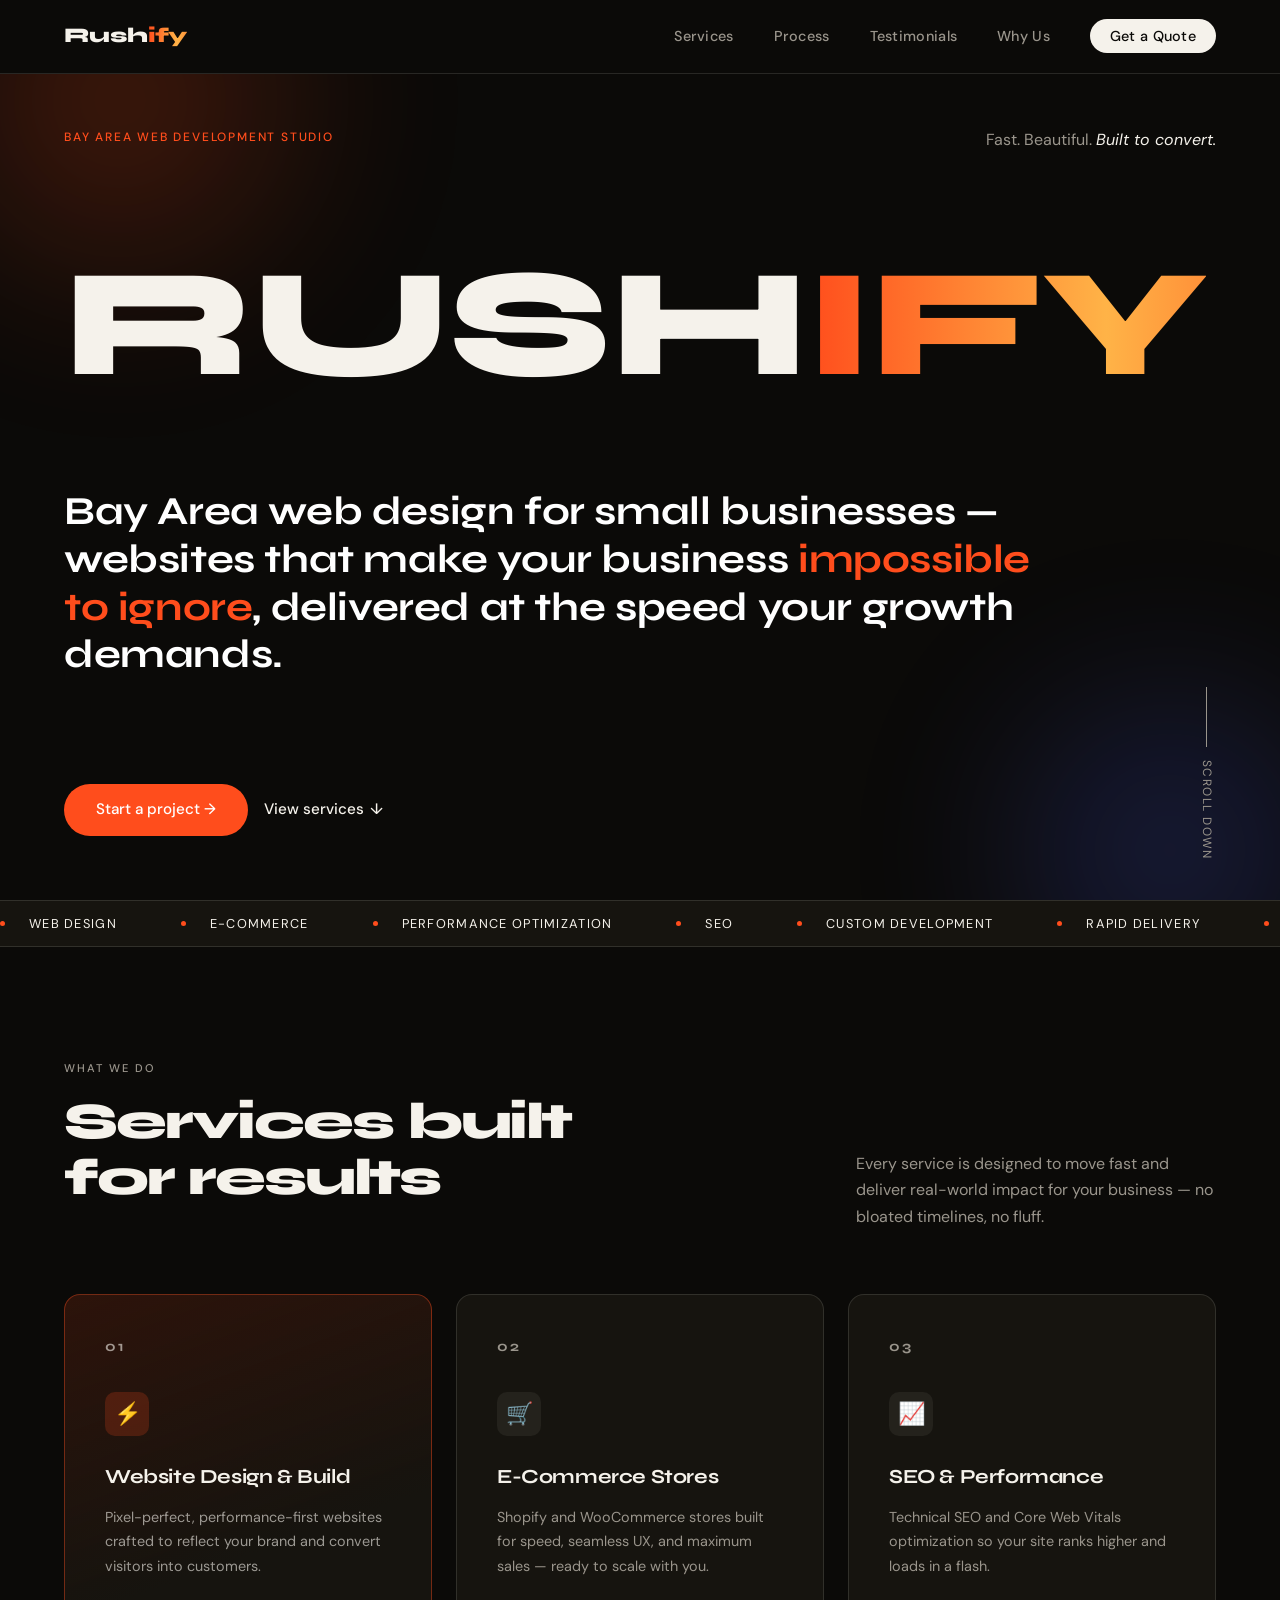
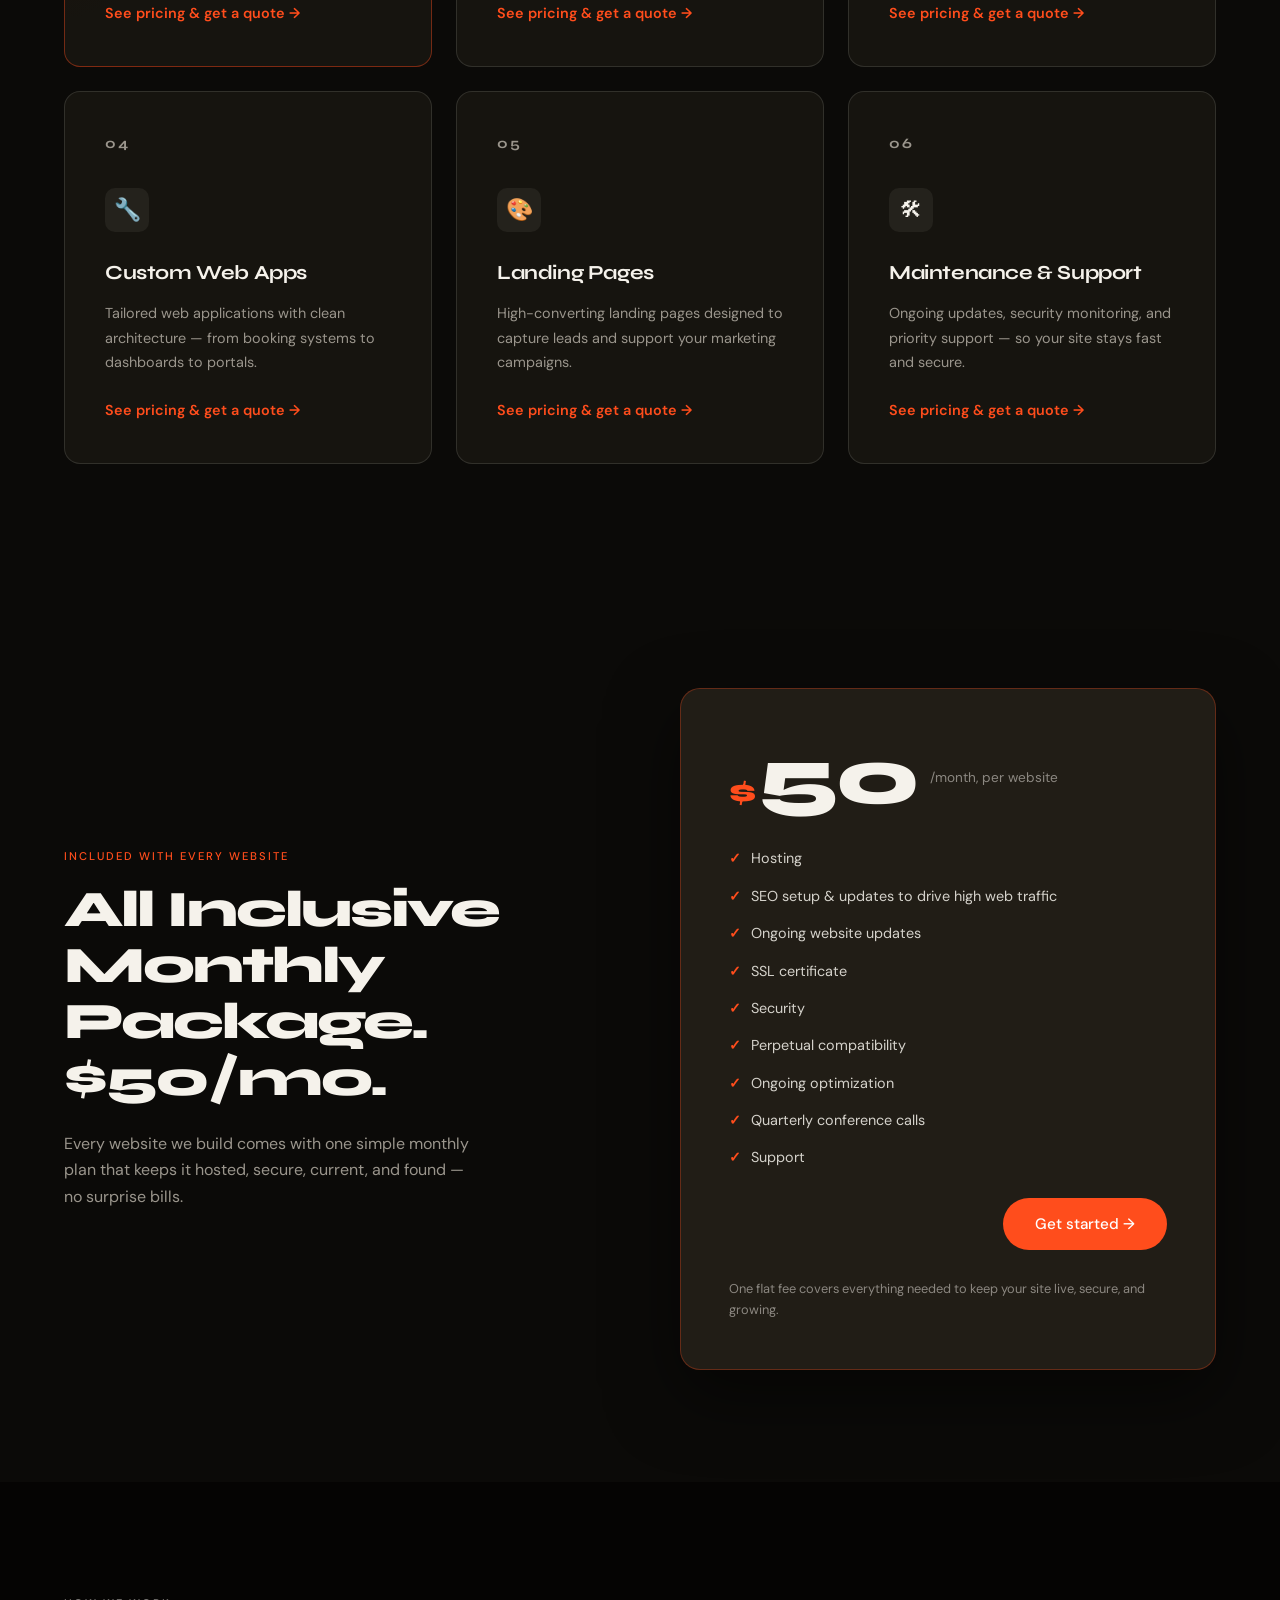
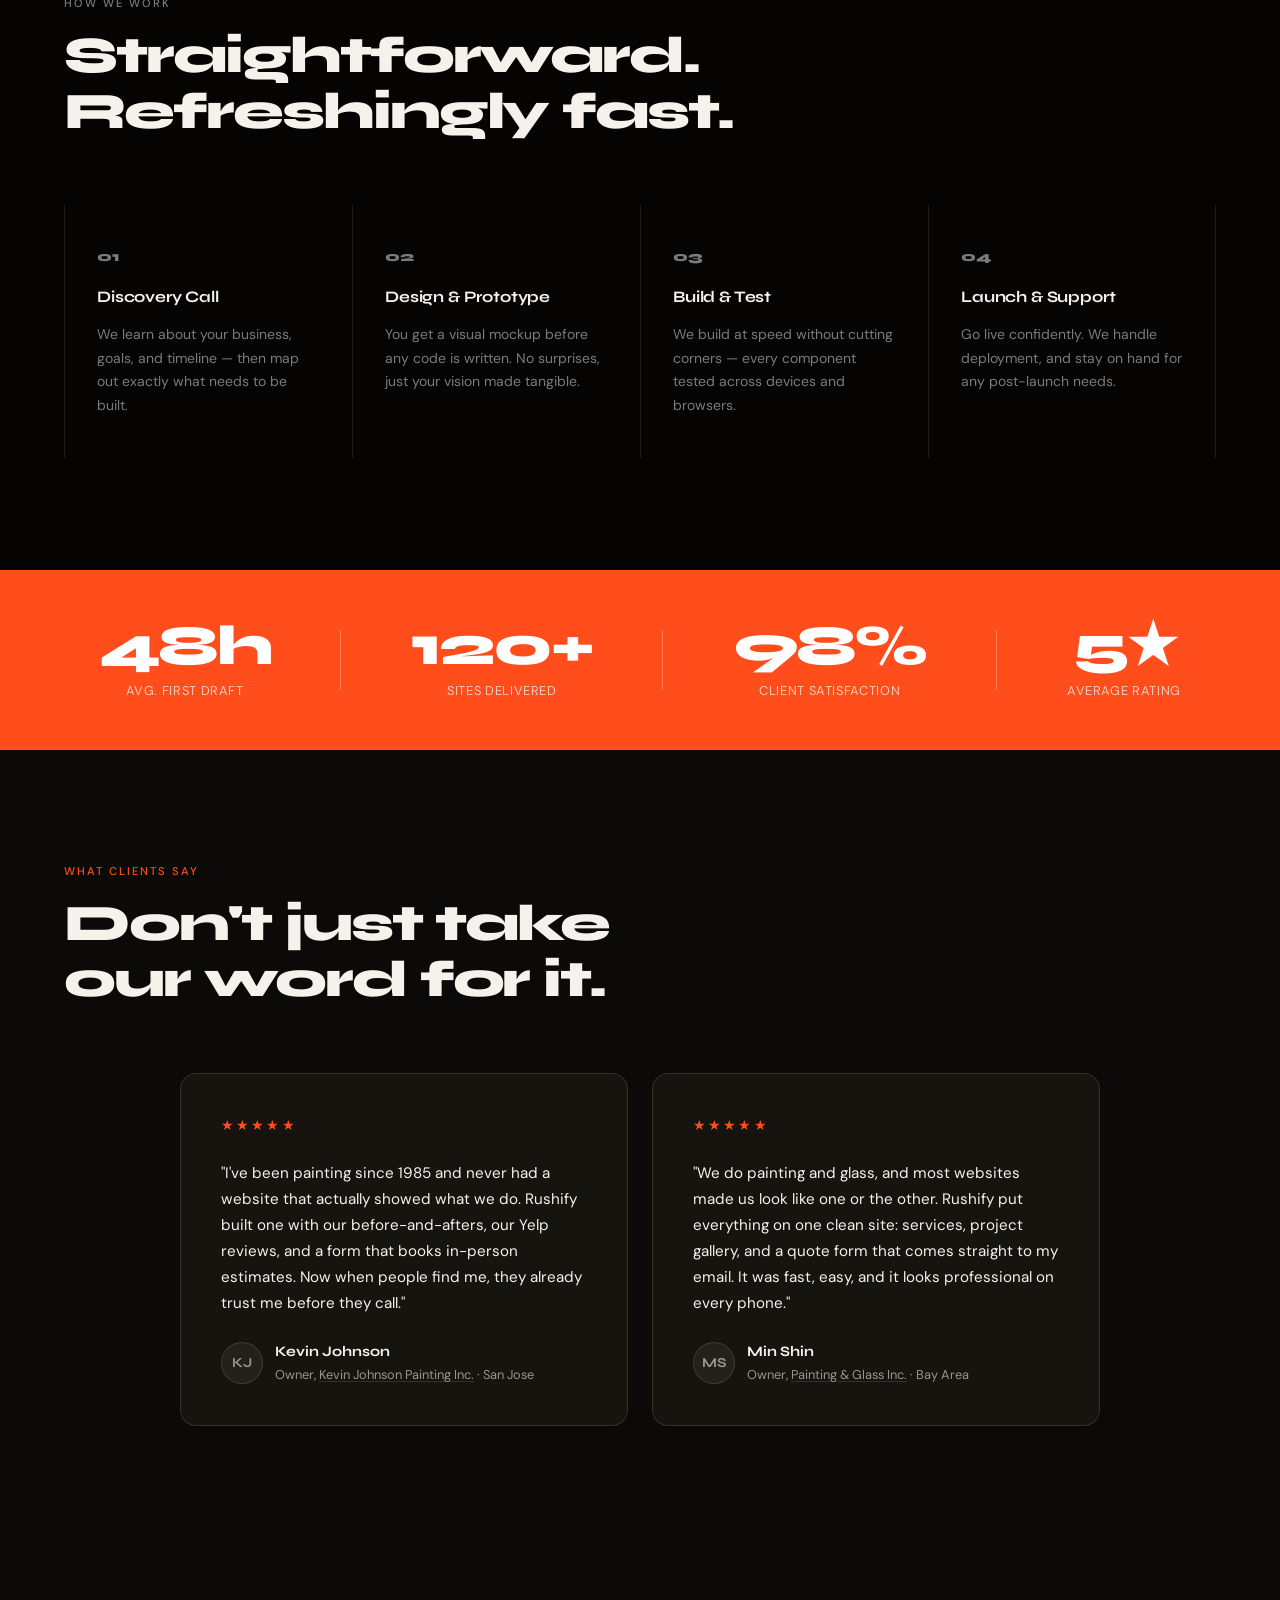
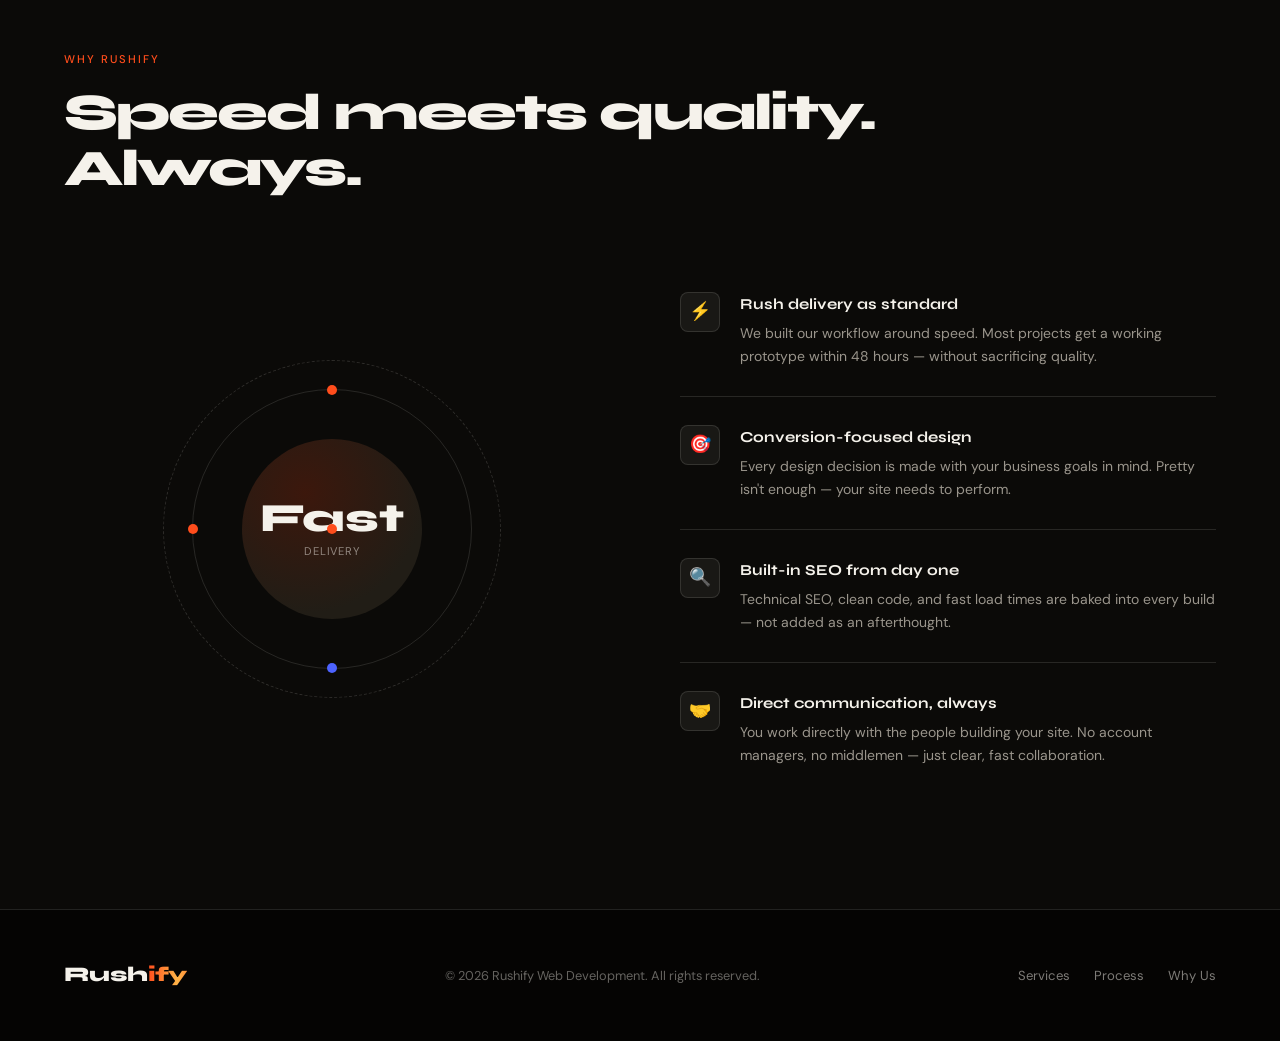
<file: index.html>
<!DOCTYPE html>
<html lang="en">
<head>
<meta charset="UTF-8">
<meta name="viewport" content="width=device-width, initial-scale=1.0">
<meta name="color-scheme" content="dark">
<title>Bay Area Web Design for Small Businesses — Fast, Affordable Websites | Rushify</title>
<meta name="description" content="Rushify Web Development designs and builds affordable, fast, conversion-focused websites for Bay Area small businesses — delivered at the speed your growth demands.">
<link rel="canonical" href="https://rushifydev.com/">

<meta property="og:title" content="Bay Area Web Design for Small Businesses | Rushify Web Development">
<meta property="og:description" content="Bay Area websites for small businesses. Fast. Beautiful. Built to convert.">
<meta property="og:type" content="website">
<meta property="og:url" content="https://rushifydev.com/">
<meta property="og:site_name" content="Rushify Web Development">
<meta name="twitter:card" content="summary">
<meta name="twitter:title" content="Bay Area Web Design for Small Businesses | Rushify Web Development">
<meta name="twitter:description" content="Bay Area websites for small businesses. Fast. Beautiful. Built to convert.">

<link rel="icon" type="image/svg+xml" href="data:image/svg+xml,%3Csvg xmlns='http://www.w3.org/2000/svg' viewBox='0 0 100 100'%3E%3Crect width='100' height='100' rx='24' fill='%230f0d0a'/%3E%3Ctext x='50' y='70' font-family='Arial, sans-serif' font-weight='800' font-size='60' fill='%23ff4d1c' text-anchor='middle'%3ER%3C/text%3E%3C/svg%3E">

<link rel="preconnect" href="https://fonts.googleapis.com">
<link rel="preconnect" href="https://fonts.gstatic.com" crossorigin>
<link href="https://fonts.googleapis.com/css2?family=Mrs+Saint+Delafield&family=Syne:wght@400;700;800&family=DM+Sans:ital,wght@0,300;0,400;0,500;1,300&display=swap" rel="stylesheet">
<link rel="stylesheet" href="styles.css">
<script>
  // Intro plays once per visit; skip it when returning to the homepage.
  try { document.documentElement.classList.add(sessionStorage.getItem('rushifyIntroSeen') ? 'intro-seen' : 'intro-pending'); } catch (e) { document.documentElement.classList.add('intro-pending'); }
</script>
<script type="application/ld+json">
{
  "@context": "https://schema.org",
  "@type": "Organization",
  "name": "Rushify Web Development",
  "url": "https://rushifydev.com/",
  "email": "rushifydev.go@gmail.com",
  "areaServed": { "@type": "Place", "name": "San Francisco Bay Area, California" },
  "description": "Rushify Web Development designs and builds affordable, fast, conversion-focused websites for Bay Area small businesses — delivered at the speed your growth demands.",
  "makesOffer": [
    { "@type": "Offer", "itemOffered": { "@type": "Service", "name": "Website Design & Build" }, "url": "https://rushifydev.com/website-design.html" },
    { "@type": "Offer", "itemOffered": { "@type": "Service", "name": "E-Commerce Stores" }, "url": "https://rushifydev.com/ecommerce.html" },
    { "@type": "Offer", "itemOffered": { "@type": "Service", "name": "SEO & Performance" }, "url": "https://rushifydev.com/seo-performance.html" },
    { "@type": "Offer", "itemOffered": { "@type": "Service", "name": "Custom Web Apps" }, "url": "https://rushifydev.com/custom-web-apps.html" },
    { "@type": "Offer", "itemOffered": { "@type": "Service", "name": "Landing Pages" }, "url": "https://rushifydev.com/landing-pages.html" },
    { "@type": "Offer", "itemOffered": { "@type": "Service", "name": "Maintenance & Support" }, "url": "https://rushifydev.com/maintenance-support.html" }
  ]
}
</script>
<noscript><style>.intro-overlay { display: none; }</style></noscript>
</head>
<body>

<!-- INTRO CURTAIN -->
<div class="intro-overlay" id="introOverlay" aria-hidden="true">
  <div class="intro-signature">
    <svg viewBox="0 0 800 400" fill="none" stroke-linecap="round" stroke-linejoin="round">
      <defs>
        <mask id="sigMask" maskUnits="userSpaceOnUse" x="0" y="0" width="800" height="400">
          <g stroke="#fff" stroke-width="36">
        <path class="sig-s" pathLength="1" d="M 65.0 320.0 C 100.0 287.5 165.0 210.0 200.0 155.0 C 215.0 132.5 227.5 117.5 235.0 107.5 C 245.0 92.5 246.0 67.5 235.0 50.0 C 220.0 30.0 190.0 24.0 150.0 26.0 C 120.0 28.0 95.0 35.0 84.0 50.0 C 80.0 65.0 95.0 75.0 130.0 86.0 C 160.0 95.0 177.5 107.5 182.0 129.0" style="animation-delay:0.80s;animation-duration:0.26s"/>
        <path class="sig-s" pathLength="1" d="M 235.0 112.5 C 270.0 80.0 320.0 44.0 370.0 27.5 C 395.0 22.5 407.5 30.0 402.5 50.0 C 395.0 75.0 350.0 130.0 310.0 150.0 C 290.0 161.0 270.0 162.5 260.0 157.5 C 252.5 155.0 250.0 150.0 250.0 145.0" style="animation-delay:1.06s;animation-duration:0.17s"/>
        <path class="sig-s" pathLength="1" d="M 248.5 127.5 C 246.0 165.0 247.5 210.0 257.5 255.0 C 264.0 280.0 280.0 297.5 300.0 299.0 C 325.0 297.5 342.5 290.0 352.5 284.0" style="animation-delay:1.23s;animation-duration:0.10s"/>
        <path class="sig-s" pathLength="1" d="M 411.0 231.0 C 398.0 243.0 378.0 268.0 362.0 295.0 C 370.0 299.6 390.0 286.0 418.0 269.6" style="animation-delay:1.34s;animation-duration:0.06s"/>
        <path class="sig-s" pathLength="1" d="M 459.0 230.0 C 448.0 248.0 424.0 276.0 412.0 296.0 C 415.0 305.6 426.0 301.0 452.0 284.0 C 476.0 268.0 496.0 254.0 510.0 247.0" style="animation-delay:1.40s;animation-duration:0.08s"/>
        <path class="sig-s" pathLength="1" d="M 529.0 220.0 C 526.0 236.0 520.0 250.0 517.0 270.0 C 514.0 286.0 508.0 298.0 492.0 303.6 C 480.0 306.0 470.0 300.0 473.6 289.0" style="animation-delay:1.48s;animation-duration:0.05s"/>
        <path class="sig-s" pathLength="1" d="M 506.0 299.0 C 530.0 284.0 560.0 264.0 590.0 239.0" style="animation-delay:1.53s;animation-duration:0.04s"/>
        <path class="sig-s" pathLength="1" d="M 700.0 85.0 C 650.0 154.0 590.0 240.0 549.0 301.0" style="animation-delay:1.57s;animation-duration:0.11s"/>
        <path class="sig-s" pathLength="1" d="M 586.0 256.0 C 606.0 248.0 624.0 236.0 640.0 228.0 C 652.0 224.0 656.0 230.0 652.0 240.0 C 646.0 256.0 630.0 274.0 616.0 290.0 C 608.0 298.0 610.0 304.0 620.0 303.6 C 634.0 301.0 644.0 294.0 652.0 286.0 C 676.0 270.0 698.0 252.0 716.0 237.0" style="animation-delay:1.68s;animation-duration:0.12s"/>
          </g>
        </mask>
      </defs>
      <text class="sig-text" x="60" y="300" mask="url(#sigMask)">Rush</text>
      <path class="sig-flourish" pathLength="1" d="M70 372 C260 390 520 386 730 346"/>
    </svg>
  </div>
</div>

<!-- NAV -->
<nav class="site-nav">
  <a href="#home" class="logo">Rush<span>ify</span></a>
  <button class="nav-toggle" id="navToggle" aria-label="Toggle navigation menu" aria-expanded="false" aria-controls="navMenu">
    <span></span><span></span><span></span>
  </button>
  <ul id="navMenu">
    <li><a href="#services">Services</a></li>
    <li><a href="#process">Process</a></li>
    <li><a href="#testimonials">Testimonials</a></li>
    <li><a href="#why">Why Us</a></li>
    <li><a href="#services" class="nav-cta">Get a Quote</a></li>
  </ul>
</nav>
<div class="nav-backdrop" id="navBackdrop"></div>

<!-- HERO -->
<section class="hero" id="home">
  <div class="hero-glow hero-glow-1" aria-hidden="true"></div>
  <div class="hero-glow hero-glow-2" aria-hidden="true"></div>
  <div class="hero-content">
    <div class="hero-top reveal">
      <p class="hero-label">Bay Area Web Development Studio</p>
      <p class="hero-sub-top">Fast. Beautiful. <em>Built to convert.</em></p>
    </div>
    <div class="hero-wordmark" role="img" aria-label="Rushify">
      <span class="wm-rush">RUSH</span><span class="wm-ify">IFY</span>
    </div>
    <h1 class="hero-h1">Bay Area web design for small businesses — websites that make your business <em>impossible to ignore</em>, delivered at the speed your growth demands.</h1>
    <div class="hero-bottom">
      <div class="hero-actions">
        <a href="#services" class="btn-primary">Start a project →</a>
        <a href="#services" class="btn-ghost">View services <span>↓</span></a>
      </div>
    </div>
  </div>
  <div class="hero-scroll" aria-hidden="true">Scroll down</div>
</section>

<!-- TICKER -->
<div class="ticker" aria-hidden="true">
  <div class="ticker-inner">
    <span class="ticker-item"><span class="ticker-dot"></span> Web Design</span>
    <span class="ticker-item"><span class="ticker-dot"></span> E-Commerce</span>
    <span class="ticker-item"><span class="ticker-dot"></span> Performance Optimization</span>
    <span class="ticker-item"><span class="ticker-dot"></span> SEO</span>
    <span class="ticker-item"><span class="ticker-dot"></span> Custom Development</span>
    <span class="ticker-item"><span class="ticker-dot"></span> Rapid Delivery</span>
    <span class="ticker-item"><span class="ticker-dot"></span> Web Design</span>
    <span class="ticker-item"><span class="ticker-dot"></span> E-Commerce</span>
    <span class="ticker-item"><span class="ticker-dot"></span> Performance Optimization</span>
    <span class="ticker-item"><span class="ticker-dot"></span> SEO</span>
    <span class="ticker-item"><span class="ticker-dot"></span> Custom Development</span>
    <span class="ticker-item"><span class="ticker-dot"></span> Rapid Delivery</span>
  </div>
</div>

<!-- SERVICES -->
<section class="services" id="services">
  <div class="services-header reveal">
    <div>
      <p class="section-label">What we do</p>
      <h2 class="section-title">Services built<br>for results</h2>
    </div>
    <p>Every service is designed to move fast and deliver real-world impact for your business — no bloated timelines, no fluff.</p>
  </div>
  <div class="services-grid">
    <a href="website-design.html" class="service-card featured reveal">
      <p class="service-num">01</p>
      <div class="service-icon">⚡</div>
      <h3>Website Design &amp; Build</h3>
      <p>Pixel-perfect, performance-first websites crafted to reflect your brand and convert visitors into customers.</p>
      <span class="service-arrow">See pricing &amp; get a quote →</span>
    </a>
    <a href="ecommerce.html" class="service-card reveal">
      <p class="service-num">02</p>
      <div class="service-icon">🛒</div>
      <h3>E-Commerce Stores</h3>
      <p>Shopify and WooCommerce stores built for speed, seamless UX, and maximum sales — ready to scale with you.</p>
      <span class="service-arrow">See pricing &amp; get a quote →</span>
    </a>
    <a href="seo-performance.html" class="service-card reveal">
      <p class="service-num">03</p>
      <div class="service-icon">📈</div>
      <h3>SEO &amp; Performance</h3>
      <p>Technical SEO and Core Web Vitals optimization so your site ranks higher and loads in a flash.</p>
      <span class="service-arrow">See pricing &amp; get a quote →</span>
    </a>
    <a href="custom-web-apps.html" class="service-card reveal">
      <p class="service-num">04</p>
      <div class="service-icon">🔧</div>
      <h3>Custom Web Apps</h3>
      <p>Tailored web applications with clean architecture — from booking systems to dashboards to portals.</p>
      <span class="service-arrow">See pricing &amp; get a quote →</span>
    </a>
    <a href="landing-pages.html" class="service-card reveal">
      <p class="service-num">05</p>
      <div class="service-icon">🎨</div>
      <h3>Landing Pages</h3>
      <p>High-converting landing pages designed to capture leads and support your marketing campaigns.</p>
      <span class="service-arrow">See pricing &amp; get a quote →</span>
    </a>
    <a href="maintenance-support.html" class="service-card reveal">
      <p class="service-num">06</p>
      <div class="service-icon">🛠</div>
      <h3>Maintenance &amp; Support</h3>
      <p>Ongoing updates, security monitoring, and priority support — so your site stays fast and secure.</p>
      <span class="service-arrow">See pricing &amp; get a quote →</span>
    </a>
  </div>
</section>

<!-- ALL INCLUSIVE MONTHLY PACKAGE -->
<section class="pricing" id="monthly-package">
  <div class="pricing-inner">
    <div class="reveal">
      <p class="section-label">Included with every website</p>
      <h2 class="section-title">All Inclusive Monthly Package. $50/mo.</h2>
      <p class="pricing-note">Every website we build comes with one simple monthly plan that keeps it hosted, secure, current, and found — no surprise bills.</p>
    </div>
    <div class="pricing-card reveal-right">
      <div class="pricing-price">
        <span class="pricing-currency">$</span>
        <span class="pricing-amount">50</span>
        <span class="pricing-period">/month, per website</span>
      </div>
      <ul class="pricing-features">
        <li><span class="pricing-check" aria-hidden="true">✓</span> Hosting</li>
        <li><span class="pricing-check" aria-hidden="true">✓</span> SEO setup &amp; updates to drive high web traffic</li>
        <li><span class="pricing-check" aria-hidden="true">✓</span> Ongoing website updates</li>
        <li><span class="pricing-check" aria-hidden="true">✓</span> SSL certificate</li>
        <li><span class="pricing-check" aria-hidden="true">✓</span> Security</li>
        <li><span class="pricing-check" aria-hidden="true">✓</span> Perpetual compatibility</li>
        <li><span class="pricing-check" aria-hidden="true">✓</span> Ongoing optimization</li>
        <li><span class="pricing-check" aria-hidden="true">✓</span> Quarterly conference calls</li>
        <li><span class="pricing-check" aria-hidden="true">✓</span> Support</li>
      </ul>
      <a href="#services" class="btn-primary pricing-cta">Get started →</a>
      <p class="pricing-fineprint">One flat fee covers everything needed to keep your site live, secure, and growing.</p>
    </div>
  </div>
</section>

<!-- PROCESS -->
<section class="process" id="process">
  <div class="reveal">
    <p class="section-label" style="color: rgba(245,242,235,0.5);">How we work</p>
    <h2 class="section-title">Straightforward.<br>Refreshingly fast.</h2>
  </div>
  <div class="process-grid reveal">
    <div class="process-step">
      <p class="step-num">01</p>
      <h4>Discovery Call</h4>
      <p>We learn about your business, goals, and timeline — then map out exactly what needs to be built.</p>
    </div>
    <div class="process-step">
      <p class="step-num">02</p>
      <h4>Design &amp; Prototype</h4>
      <p>You get a visual mockup before any code is written. No surprises, just your vision made tangible.</p>
    </div>
    <div class="process-step">
      <p class="step-num">03</p>
      <h4>Build &amp; Test</h4>
      <p>We build at speed without cutting corners — every component tested across devices and browsers.</p>
    </div>
    <div class="process-step">
      <p class="step-num">04</p>
      <h4>Launch &amp; Support</h4>
      <p>Go live confidently. We handle deployment, and stay on hand for any post-launch needs.</p>
    </div>
  </div>
</section>

<!-- STATS -->
<div class="stats-bar">
  <div class="stat reveal-right"><div class="stat-num">48h</div><div class="stat-label">Avg. first draft</div></div>
  <div class="stat-divider"></div>
  <div class="stat reveal-right"><div class="stat-num">120+</div><div class="stat-label">Sites delivered</div></div>
  <div class="stat-divider"></div>
  <div class="stat reveal-right"><div class="stat-num">98%</div><div class="stat-label">Client satisfaction</div></div>
  <div class="stat-divider"></div>
  <div class="stat reveal-right"><div class="stat-num">5★</div><div class="stat-label">Average rating</div></div>
</div>

<!-- TESTIMONIALS -->
<section class="testimonials" id="testimonials">
  <div class="reveal">
    <p class="section-label">What clients say</p>
    <h2 class="section-title">Don't just take<br>our word for it.</h2>
  </div>
  <div class="testimonials-grid">
    <figure class="testimonial-card reveal-right">
      <div class="testimonial-stars" aria-hidden="true">★★★★★</div>
      <blockquote class="testimonial-quote">"I've been painting since 1985 and never had a website that actually showed what we do. Rushify built one with our before-and-afters, our Yelp reviews, and a form that books in-person estimates. Now when people find me, they already trust me before they call."</blockquote>
      <figcaption class="testimonial-author">
        <div class="testimonial-avatar">KJ</div>
        <div>
          <cite class="testimonial-name">Kevin Johnson</cite>
          <p class="testimonial-role">Owner, <a href="https://kevinjohnsonpainting.com" target="_blank" rel="noopener noreferrer">Kevin Johnson Painting Inc.</a> · San Jose</p>
        </div>
      </figcaption>
    </figure>
    <figure class="testimonial-card reveal-right">
      <div class="testimonial-stars" aria-hidden="true">★★★★★</div>
      <blockquote class="testimonial-quote">"We do painting and glass, and most websites made us look like one or the other. Rushify put everything on one clean site: services, project gallery, and a quote form that comes straight to my email. It was fast, easy, and it looks professional on every phone."</blockquote>
      <figcaption class="testimonial-author">
        <div class="testimonial-avatar">MS</div>
        <div>
          <cite class="testimonial-name">Min Shin</cite>
          <p class="testimonial-role">Owner, <a href="https://mypaintingglassinc.us" target="_blank" rel="noopener noreferrer">Painting &amp; Glass Inc.</a> · Bay Area</p>
        </div>
      </figcaption>
    </figure>
  </div>
</section>

<!-- WHY US -->
<section class="why" id="why">
  <div class="reveal">
    <p class="section-label">Why Rushify</p>
    <h2 class="section-title">Speed meets quality.<br>Always.</h2>
  </div>
  <div class="why-grid">
    <div class="why-visual reveal">
      <div class="why-ring">
        <div class="orbit-dot"></div>
        <div class="orbit-dot"></div>
        <div class="orbit-dot"></div>
        <div class="orbit-dot"></div>
        <div class="why-ring-inner">
          <span>Fast</span>
          <span>delivery</span>
        </div>
      </div>
    </div>
    <div class="why-points reveal">
      <div class="why-point">
        <div class="why-point-icon">⚡</div>
        <div>
          <h4>Rush delivery as standard</h4>
          <p>We built our workflow around speed. Most projects get a working prototype within 48 hours — without sacrificing quality.</p>
        </div>
      </div>
      <div class="why-point">
        <div class="why-point-icon">🎯</div>
        <div>
          <h4>Conversion-focused design</h4>
          <p>Every design decision is made with your business goals in mind. Pretty isn't enough — your site needs to perform.</p>
        </div>
      </div>
      <div class="why-point">
        <div class="why-point-icon">🔍</div>
        <div>
          <h4>Built-in SEO from day one</h4>
          <p>Technical SEO, clean code, and fast load times are baked into every build — not added as an afterthought.</p>
        </div>
      </div>
      <div class="why-point">
        <div class="why-point-icon">🤝</div>
        <div>
          <h4>Direct communication, always</h4>
          <p>You work directly with the people building your site. No account managers, no middlemen — just clear, fast collaboration.</p>
        </div>
      </div>
    </div>
  </div>
</section>

<!-- FOOTER -->
<footer>
  <a href="#home" class="logo">Rush<span>ify</span></a>
  <p>© 2026 Rushify Web Development. All rights reserved.</p>
  <nav>
    <ul>
      <li><a href="#services">Services</a></li>
      <li><a href="#process">Process</a></li>
      <li><a href="#why">Why Us</a></li>
    </ul>
  </nav>
</footer>

<script src="script.js"></script>
</body>
</html>
</file>
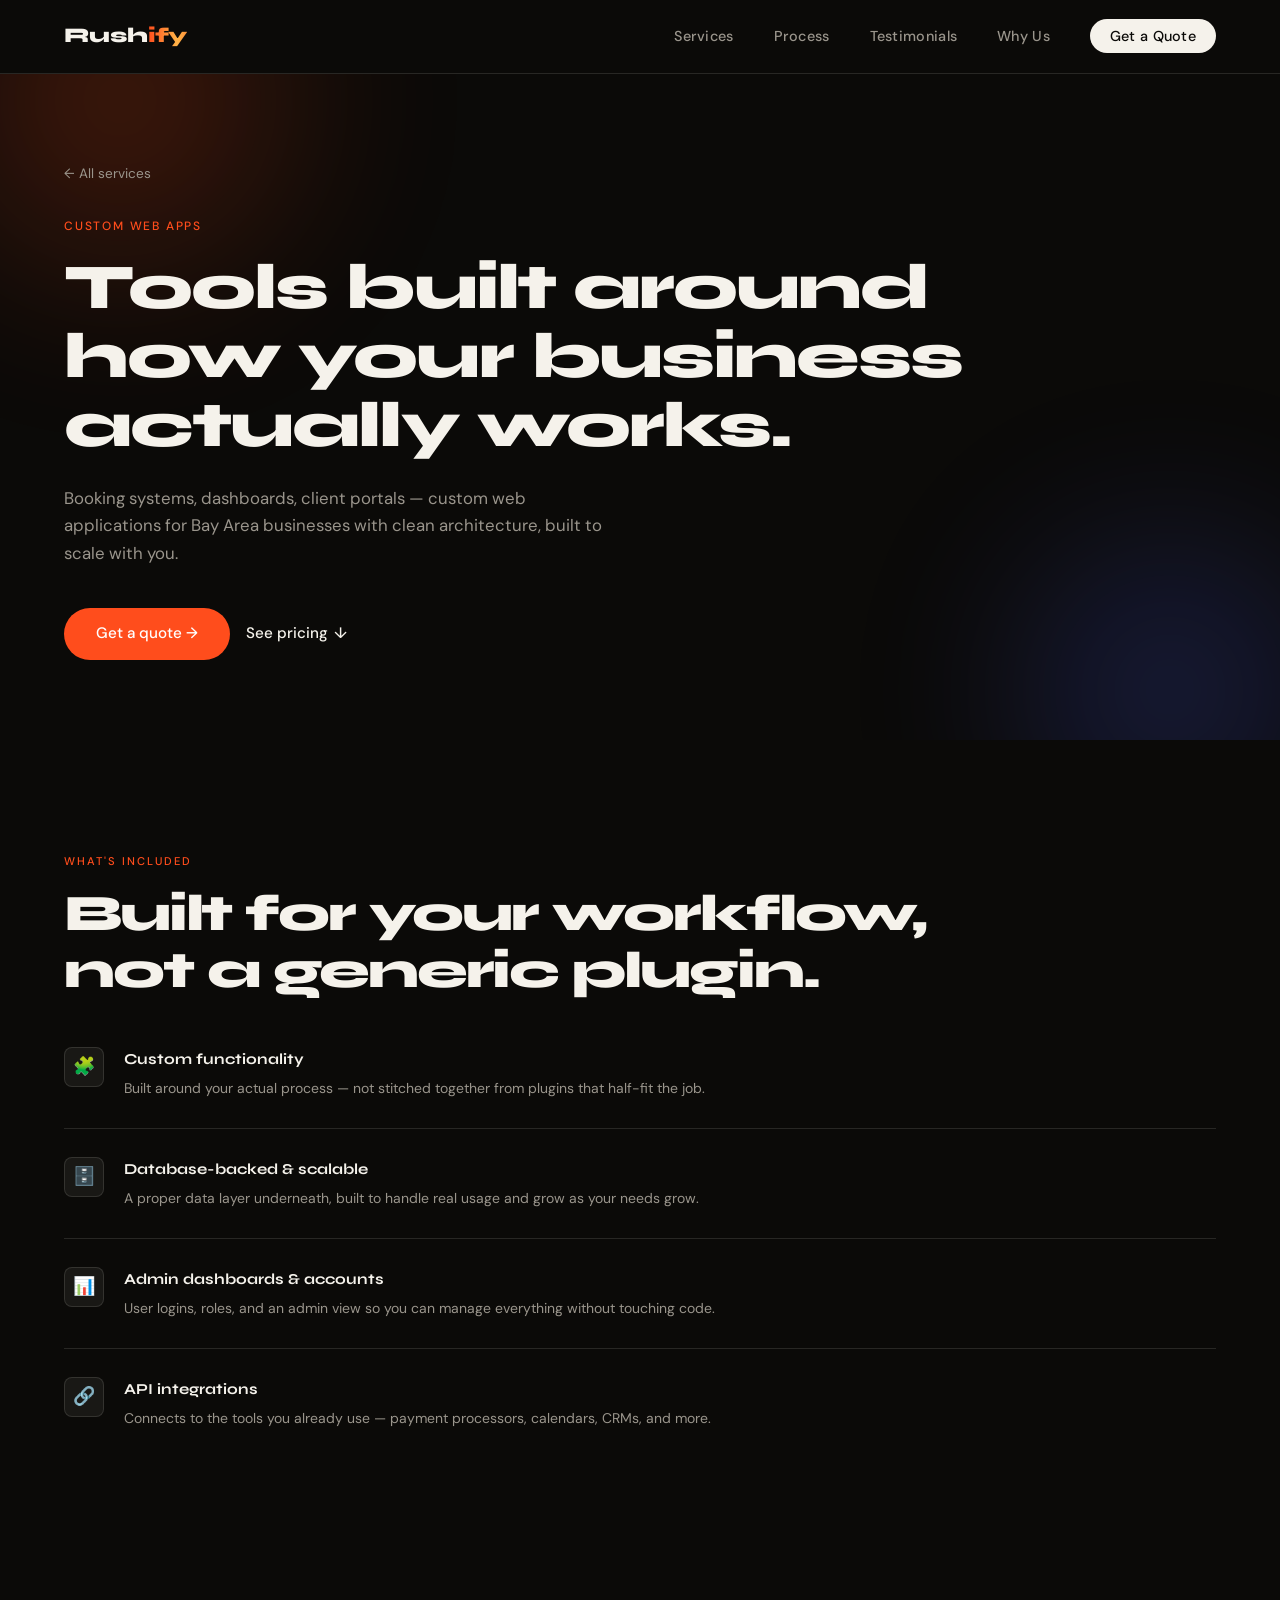
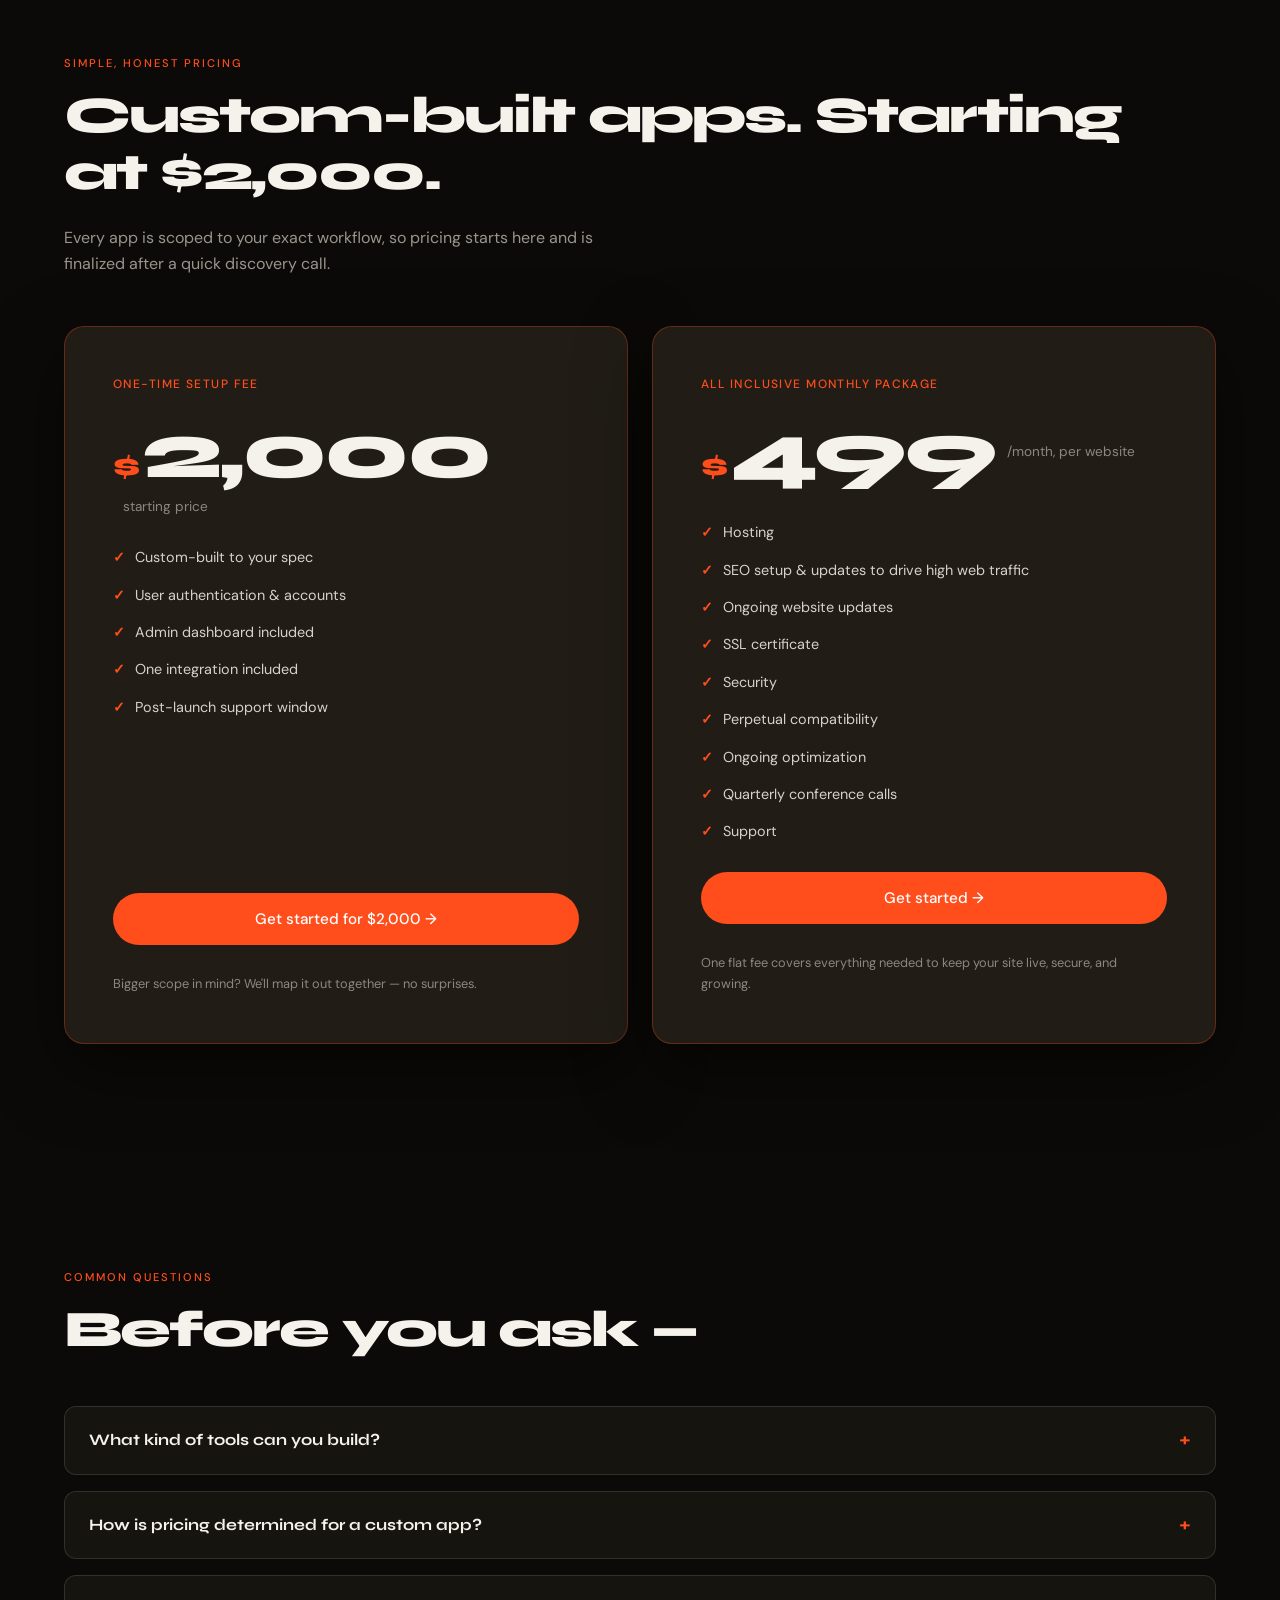
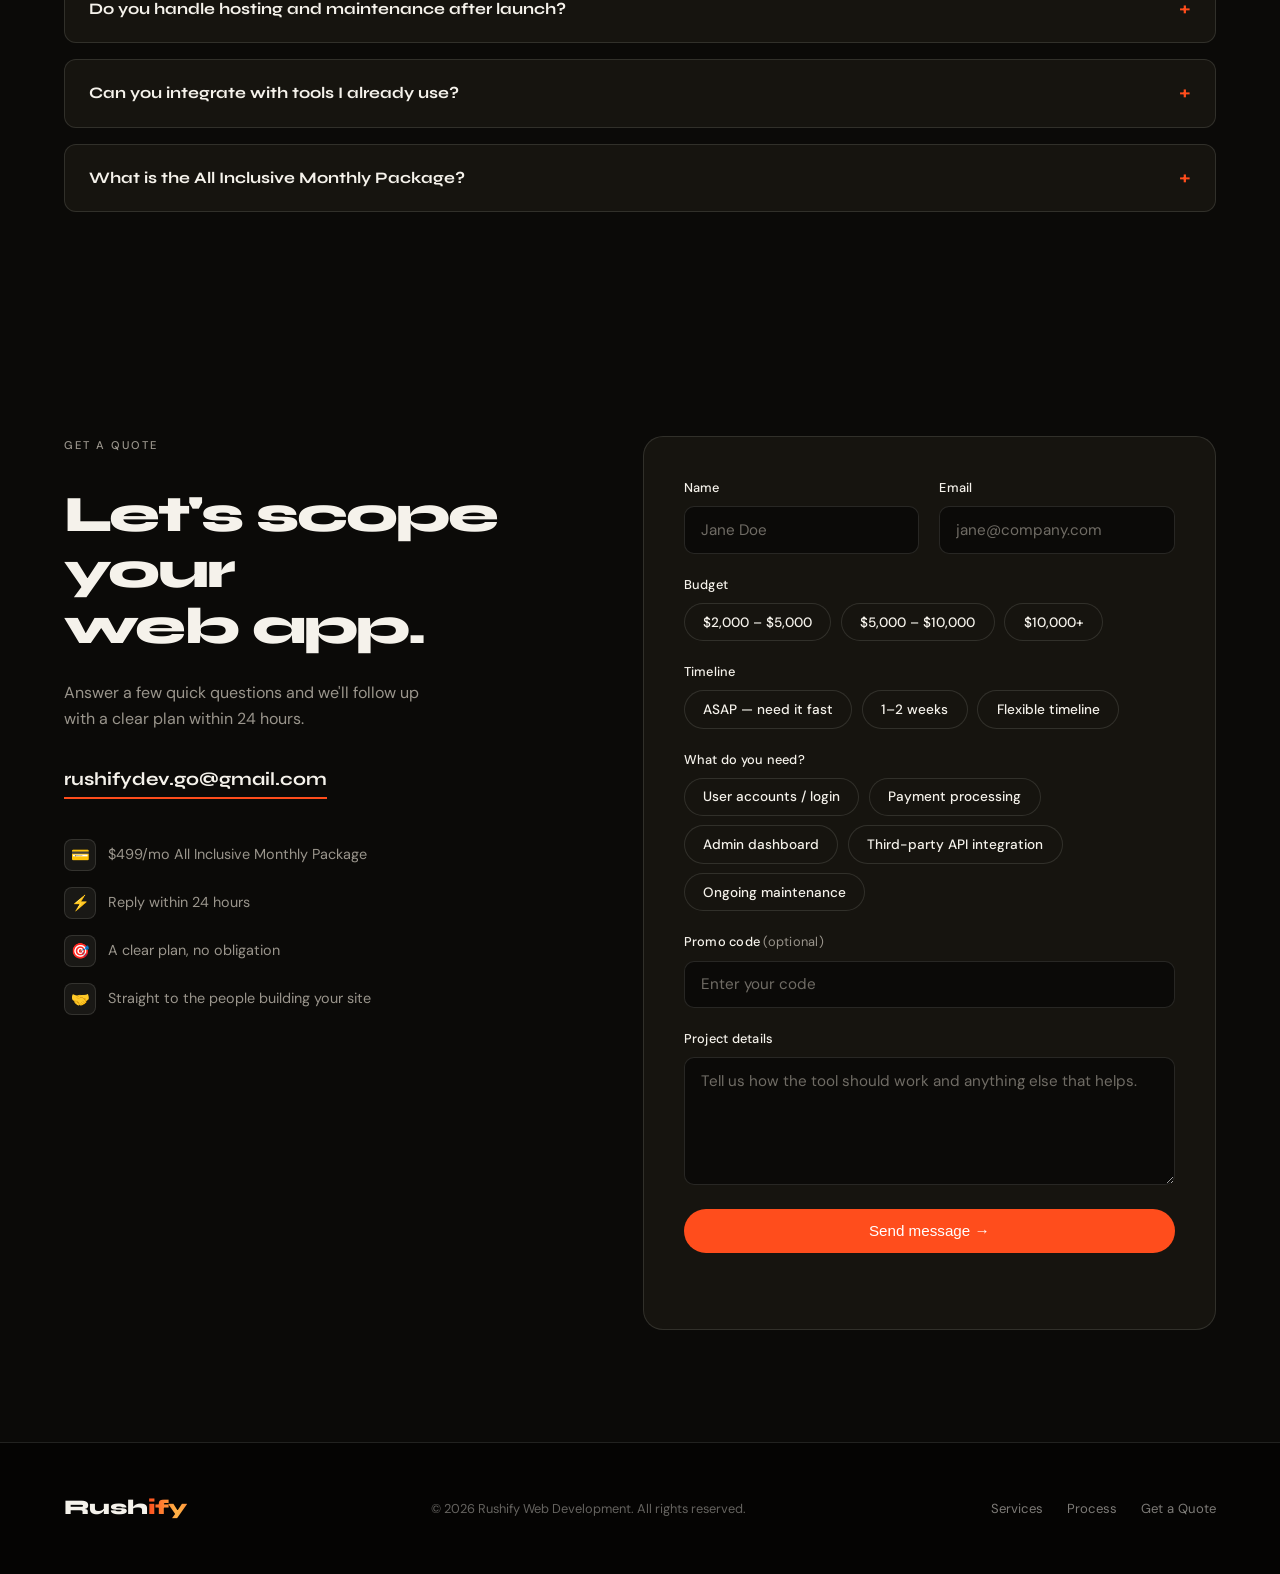
<file: custom-web-apps.html>
<!DOCTYPE html>
<html lang="en">
<head>
<meta charset="UTF-8">
<meta name="viewport" content="width=device-width, initial-scale=1.0">
<meta name="color-scheme" content="dark">
<title>Bay Area Custom Web Application Development — Booking Systems & Dashboards | Rushify</title>
<meta name="description" content="Bay Area custom web application development — booking systems, client portals, and dashboards built with clean architecture. Starting at $2,000.">
<link rel="canonical" href="https://rushifydev.com/custom-web-apps.html">

<meta property="og:title" content="Bay Area Custom Web Application Development — Booking Systems & Dashboards | Rushify">
<meta property="og:description" content="Bay Area custom web application development — booking systems, client portals, and dashboards built with clean architecture. Starting at $2,000.">
<meta property="og:type" content="website">
<meta property="og:url" content="https://rushifydev.com/custom-web-apps.html">
<meta property="og:site_name" content="Rushify Web Development">
<meta name="twitter:card" content="summary">
<meta name="twitter:title" content="Bay Area Custom Web Application Development — Booking Systems & Dashboards | Rushify">
<meta name="twitter:description" content="Bay Area custom web application development — booking systems, client portals, and dashboards built with clean architecture. Starting at $2,000.">

<link rel="icon" type="image/svg+xml" href="data:image/svg+xml,%3Csvg xmlns='http://www.w3.org/2000/svg' viewBox='0 0 100 100'%3E%3Crect width='100' height='100' rx='24' fill='%230f0d0a'/%3E%3Ctext x='50' y='70' font-family='Arial, sans-serif' font-weight='800' font-size='60' fill='%23ff4d1c' text-anchor='middle'%3ER%3C/text%3E%3C/svg%3E">

<link rel="preconnect" href="https://fonts.googleapis.com">
<link rel="preconnect" href="https://fonts.gstatic.com" crossorigin>
<link href="https://fonts.googleapis.com/css2?family=Syne:wght@400;700;800&family=DM+Sans:ital,wght@0,300;0,400;0,500;1,300&display=swap" rel="stylesheet">
<link rel="stylesheet" href="styles.css">
<script type="application/ld+json">
{
  "@context": "https://schema.org",
  "@type": "BreadcrumbList",
  "itemListElement": [
    { "@type": "ListItem", "position": 1, "name": "Home", "item": "https://rushifydev.com/" },
    { "@type": "ListItem", "position": 2, "name": "Services", "item": "https://rushifydev.com/#services" },
    { "@type": "ListItem", "position": 3, "name": "Custom Web Apps", "item": "https://rushifydev.com/custom-web-apps.html" }
  ]
}
</script>
<script type="application/ld+json">
{
  "@context": "https://schema.org",
  "@type": "Service",
  "serviceType": "Custom Web Apps",
  "name": "Custom Web Apps",
  "description": "Tailored web applications with clean architecture — from booking systems to dashboards to portals.",
  "provider": { "@type": "Organization", "name": "Rushify Web Development", "url": "https://rushifydev.com/", "email": "rushifydev.go@gmail.com" },
  "areaServed": { "@type": "Place", "name": "San Francisco Bay Area, California" },
  "offers": { "@type": "Offer", "priceCurrency": "USD", "price": "2000", "url": "https://rushifydev.com/custom-web-apps.html#pricing" }
}
</script>
<script type="application/ld+json">
{
  "@context": "https://schema.org",
  "@type": "FAQPage",
  "mainEntity": [
    { "@type": "Question", "name": "What kind of tools can you build?", "acceptedAnswer": { "@type": "Answer", "text": "Booking systems, client portals, internal dashboards, and other custom tools built around how your business actually operates." } },
    { "@type": "Question", "name": "How is pricing determined for a custom app?", "acceptedAnswer": { "@type": "Answer", "text": "Pricing starts at $2,000 and is finalized after a quick discovery call, since every app is scoped to your exact requirements." } },
    { "@type": "Question", "name": "Do you handle hosting and maintenance after launch?", "acceptedAnswer": { "@type": "Answer", "text": "Yes — a post-launch support window is included, and ongoing maintenance is available as an add-on." } },
    { "@type": "Question", "name": "Can you integrate with tools I already use?", "acceptedAnswer": { "@type": "Answer", "text": "Yes — one integration is included in the starting price, with additional integrations scoped as needed." } },
    { "@type": "Question", "name": "What is the All Inclusive Monthly Package?", "acceptedAnswer": { "@type": "Answer", "text": "A flat $499/month per website that covers hosting, SEO setup and updates to help drive high web traffic, ongoing website updates, SSL certificate, security, perpetual compatibility, ongoing optimization, quarterly conference calls, and support." } }
  ]
}
</script>
</head>
<body>

<!-- NAV -->
<nav class="site-nav">
  <a href="index.html" class="logo">Rush<span>ify</span></a>
  <button class="nav-toggle" id="navToggle" aria-label="Toggle navigation menu" aria-expanded="false" aria-controls="navMenu">
    <span></span><span></span><span></span>
  </button>
  <ul id="navMenu">
    <li><a href="index.html#services">Services</a></li>
    <li><a href="index.html#process">Process</a></li>
    <li><a href="index.html#testimonials">Testimonials</a></li>
    <li><a href="index.html#why">Why Us</a></li>
    <li><a href="#quote" class="nav-cta">Get a Quote</a></li>
  </ul>
</nav>
<div class="nav-backdrop" id="navBackdrop"></div>

<!-- SERVICE HERO -->
<section class="service-hero">
  <div class="hero-glow hero-glow-1" aria-hidden="true"></div>
  <div class="hero-glow hero-glow-2" aria-hidden="true"></div>
  <div class="service-hero-inner">
    <a href="index.html#services" class="service-back">← All services</a>
    <p class="hero-label">Custom Web Apps</p>
    <h1 class="service-title">Tools built around how your business actually works.</h1>
    <p class="service-lede">Booking systems, dashboards, client portals — custom web applications for Bay Area businesses with clean architecture, built to scale with you.</p>
    <div class="hero-actions">
      <a href="#quote" class="btn-primary">Get a quote →</a>
      <a href="#pricing" class="btn-ghost">See pricing <span>↓</span></a>
    </div>
  </div>
</section>

<!-- FEATURES -->
<section class="service-features">
  <div class="reveal">
    <p class="section-label">What's included</p>
    <h2 class="section-title">Built for your workflow,<br>not a generic plugin.</h2>
  </div>
  <div class="why-points">
    <div class="why-point reveal">
      <div class="why-point-icon">🧩</div>
      <div>
        <h4>Custom functionality</h4>
        <p>Built around your actual process — not stitched together from plugins that half-fit the job.</p>
      </div>
    </div>
    <div class="why-point reveal">
      <div class="why-point-icon">🗄️</div>
      <div>
        <h4>Database-backed &amp; scalable</h4>
        <p>A proper data layer underneath, built to handle real usage and grow as your needs grow.</p>
      </div>
    </div>
    <div class="why-point reveal">
      <div class="why-point-icon">📊</div>
      <div>
        <h4>Admin dashboards &amp; accounts</h4>
        <p>User logins, roles, and an admin view so you can manage everything without touching code.</p>
      </div>
    </div>
    <div class="why-point reveal">
      <div class="why-point-icon">🔗</div>
      <div>
        <h4>API integrations</h4>
        <p>Connects to the tools you already use — payment processors, calendars, CRMs, and more.</p>
      </div>
    </div>
  </div>
</section>

<!-- PRICING -->
<section class="pricing" id="pricing">
  <div class="pricing-inner pricing-duo">
    <div class="reveal pricing-head">
      <p class="section-label">Simple, honest pricing</p>
      <h2 class="section-title">Custom-built apps. Starting at $2,000.</h2>
      <p class="pricing-note">Every app is scoped to your exact workflow, so pricing starts here and is finalized after a quick discovery call.</p>
    </div>
    <div class="pricing-cards">
    <div class="pricing-card reveal-right">
      <p class="pricing-tag">One-time setup fee</p>
      <div class="pricing-price">
        <span class="pricing-currency">$</span>
        <span class="pricing-amount">2,000</span>
        <span class="pricing-period">starting price</span>
      </div>
      <ul class="pricing-features">
        <li><span class="pricing-check" aria-hidden="true">✓</span> Custom-built to your spec</li>
        <li><span class="pricing-check" aria-hidden="true">✓</span> User authentication &amp; accounts</li>
        <li><span class="pricing-check" aria-hidden="true">✓</span> Admin dashboard included</li>
        <li><span class="pricing-check" aria-hidden="true">✓</span> One integration included</li>
        <li><span class="pricing-check" aria-hidden="true">✓</span> Post-launch support window</li>
      </ul>
      <a href="#quote" class="btn-primary pricing-cta">Get started for $2,000 →</a>
      <p class="pricing-fineprint">Bigger scope in mind? We'll map it out together — no surprises.</p>
    </div>
    <div id="monthly-package" class="pricing-card reveal-right">
      <p class="pricing-tag">All Inclusive Monthly Package</p>
      <div class="pricing-price">
        <span class="pricing-currency">$</span>
        <span class="pricing-amount">499</span>
        <span class="pricing-period">/month, per website</span>
      </div>
      <ul class="pricing-features">
        <li><span class="pricing-check" aria-hidden="true">✓</span> Hosting</li>
        <li><span class="pricing-check" aria-hidden="true">✓</span> SEO setup &amp; updates to drive high web traffic</li>
        <li><span class="pricing-check" aria-hidden="true">✓</span> Ongoing website updates</li>
        <li><span class="pricing-check" aria-hidden="true">✓</span> SSL certificate</li>
        <li><span class="pricing-check" aria-hidden="true">✓</span> Security</li>
        <li><span class="pricing-check" aria-hidden="true">✓</span> Perpetual compatibility</li>
        <li><span class="pricing-check" aria-hidden="true">✓</span> Ongoing optimization</li>
        <li><span class="pricing-check" aria-hidden="true">✓</span> Quarterly conference calls</li>
        <li><span class="pricing-check" aria-hidden="true">✓</span> Support</li>
      </ul>
      <a href="#quote" class="btn-primary pricing-cta">Get started →</a>
      <p class="pricing-fineprint">One flat fee covers everything needed to keep your site live, secure, and growing.</p>
    </div>
    </div>
  </div>
</section>

<!-- FAQ -->
<section class="service-faq">
  <div class="reveal">
    <p class="section-label">Common questions</p>
    <h2 class="section-title">Before you ask —</h2>
  </div>
  <div class="faq-list">
    <details class="faq-item reveal">
      <summary>What kind of tools can you build?</summary>
      <p>Booking systems, client portals, internal dashboards, and other custom tools built around how your business actually operates.</p>
    </details>
    <details class="faq-item reveal">
      <summary>How is pricing determined for a custom app?</summary>
      <p>Pricing starts at $2,000 and is finalized after a quick discovery call, since every app is scoped to your exact requirements.</p>
    </details>
    <details class="faq-item reveal">
      <summary>Do you handle hosting and maintenance after launch?</summary>
      <p>Yes — a post-launch support window is included, and ongoing maintenance is available as an add-on.</p>
    </details>
    <details class="faq-item reveal">
      <summary>Can you integrate with tools I already use?</summary>
      <p>Yes — one integration is included in the starting price, with additional integrations scoped as needed.</p>
    </details>
    <details class="faq-item reveal">
      <summary>What is the All Inclusive Monthly Package?</summary>
      <p>A flat $499/month per website that covers hosting, SEO setup and updates to help drive high web traffic, ongoing website updates, SSL certificate, security, perpetual compatibility, ongoing optimization, quarterly conference calls, and support.</p>
    </details>
  </div>
</section>

<!-- QUOTE FORM -->
<section class="contact" id="quote">
  <div class="contact-inner">
    <div class="contact-info reveal">
      <p class="section-label">Get a quote</p>
      <h2 class="section-title">Let's scope your<br>web app.</h2>
      <p>Answer a few quick questions and we'll follow up with a clear plan within 24 hours.</p>

      <a href="mailto:rushifydev.go@gmail.com" class="contact-email-link">rushifydev.go@gmail.com</a>

      <ul class="contact-expect">
        <li><span class="contact-expect-icon">💳</span> $499/mo All Inclusive Monthly Package</li>
        <li><span class="contact-expect-icon">⚡</span> Reply within 24 hours</li>
        <li><span class="contact-expect-icon">🎯</span> A clear plan, no obligation</li>
        <li><span class="contact-expect-icon">🤝</span> Straight to the people building your site</li>
      </ul>
    </div>

    <form class="contact-form reveal" id="quoteForm" action="https://formsubmit.co/ajax/rushifydev.go@gmail.com" method="POST" novalidate>
      <input type="hidden" name="_subject" value="🚀 New Custom Web App quote — Rushify">
      <input type="hidden" name="_template" value="table">
      <input type="hidden" name="_captcha" value="false">
      <input type="hidden" name="_autoresponse" value="Thanks for reaching out to Rushify! We've received your message and will get back to you within 24 hours with next steps.">
      <input type="hidden" name="Monthly Package" value="All Inclusive Monthly Package - $499/mo">
      <input type="hidden" name="Service" value="Custom Web Apps">
      <input type="text" name="_honey" style="display:none" tabindex="-1" autocomplete="off">

      <div class="form-row">
        <div class="form-field">
          <label for="name">Name</label>
          <input type="text" id="name" name="Name" placeholder="Jane Doe" required>
        </div>
        <div class="form-field">
          <label for="email">Email</label>
          <input type="email" id="email" name="Email" placeholder="jane@company.com" required>
        </div>
      </div>

      <div class="form-field">
        <label>Budget</label>
        <input type="hidden" name="Budget" id="budgetValue">
        <div class="option-group" data-type="single" data-target="budgetValue">
          <button type="button" class="option-pill">$2,000 – $5,000</button>
          <button type="button" class="option-pill">$5,000 – $10,000</button>
          <button type="button" class="option-pill">$10,000+</button>
        </div>
      </div>

      <div class="form-field">
        <label>Timeline</label>
        <input type="hidden" name="Timeline" id="timelineValue">
        <div class="option-group" data-type="single" data-target="timelineValue">
          <button type="button" class="option-pill">ASAP — need it fast</button>
          <button type="button" class="option-pill">1–2 weeks</button>
          <button type="button" class="option-pill">Flexible timeline</button>
        </div>
      </div>

      <div class="form-field">
        <label>What do you need?</label>
        <input type="hidden" name="Add-ons" id="addonsValue">
        <div class="option-group" data-type="multi" data-target="addonsValue">
          <button type="button" class="option-pill">User accounts / login</button>
          <button type="button" class="option-pill">Payment processing</button>
          <button type="button" class="option-pill">Admin dashboard</button>
          <button type="button" class="option-pill">Third-party API integration</button>
          <button type="button" class="option-pill">Ongoing maintenance</button>
        </div>
      </div>

      <div class="form-field">
        <label for="promo">Promo code <span style="color:var(--mid);font-weight:400">(optional)</span></label>
        <input type="text" id="promo" name="Promo Code" placeholder="Enter your code" autocomplete="off">
      </div>

      <div class="form-field">
        <label for="message">Project details</label>
        <textarea id="message" name="Message" rows="5" placeholder="Tell us how the tool should work and anything else that helps." required></textarea>
      </div>

      <button type="submit" class="btn-primary form-submit">
        <span class="btn-text">Send message →</span>
      </button>

      <p class="form-status" id="formStatus" role="status" aria-live="polite"></p>
    </form>

    <div class="form-success reveal" id="formSuccess" hidden>
      <div class="form-success-icon">✓</div>
      <h3>Message sent</h3>
      <p>Thanks for reaching out — we'll reply within 24 hours.</p>
    </div>
  </div>
</section>

<!-- FOOTER -->
<footer>
  <a href="index.html" class="logo">Rush<span>ify</span></a>
  <p>© 2026 Rushify Web Development. All rights reserved.</p>
  <nav>
    <ul>
      <li><a href="index.html#services">Services</a></li>
      <li><a href="index.html#process">Process</a></li>
      <li><a href="#quote">Get a Quote</a></li>
    </ul>
  </nav>
</footer>

<script src="script.js"></script>
</body>
</html>
</file>
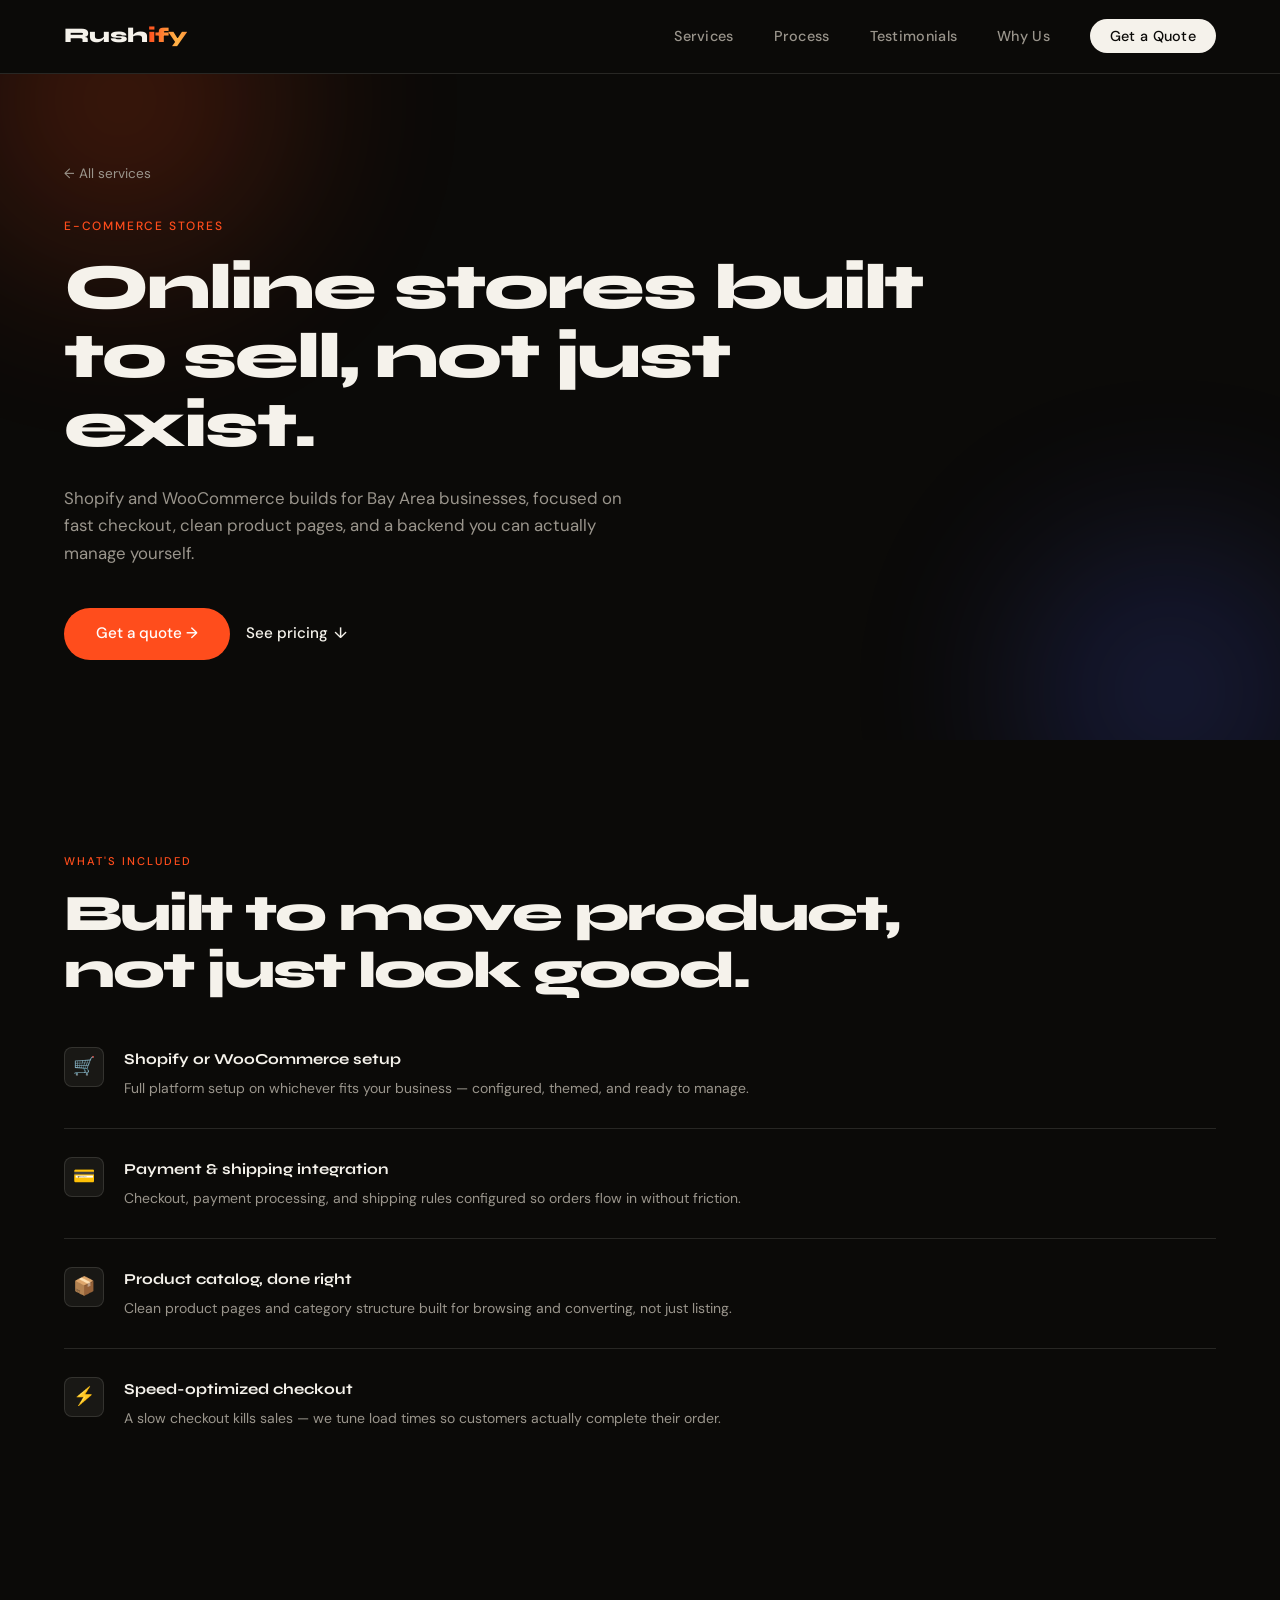
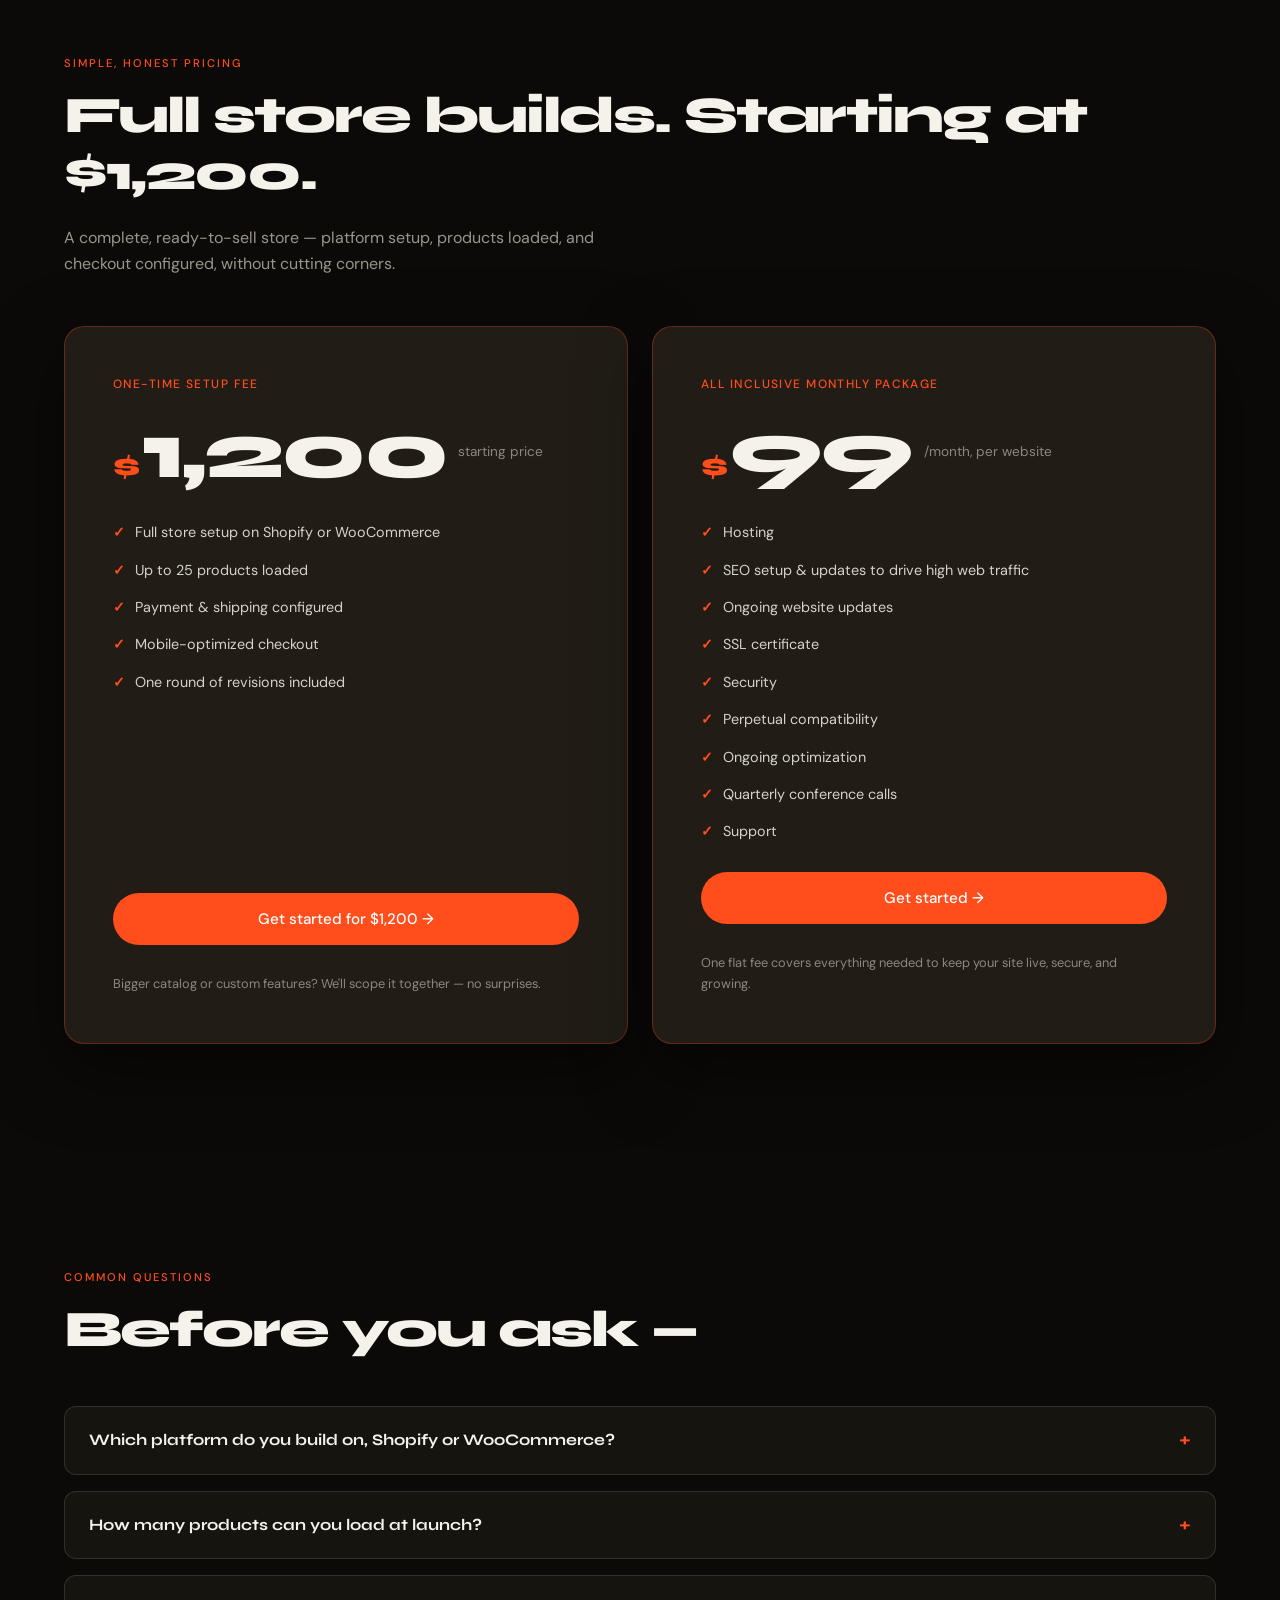
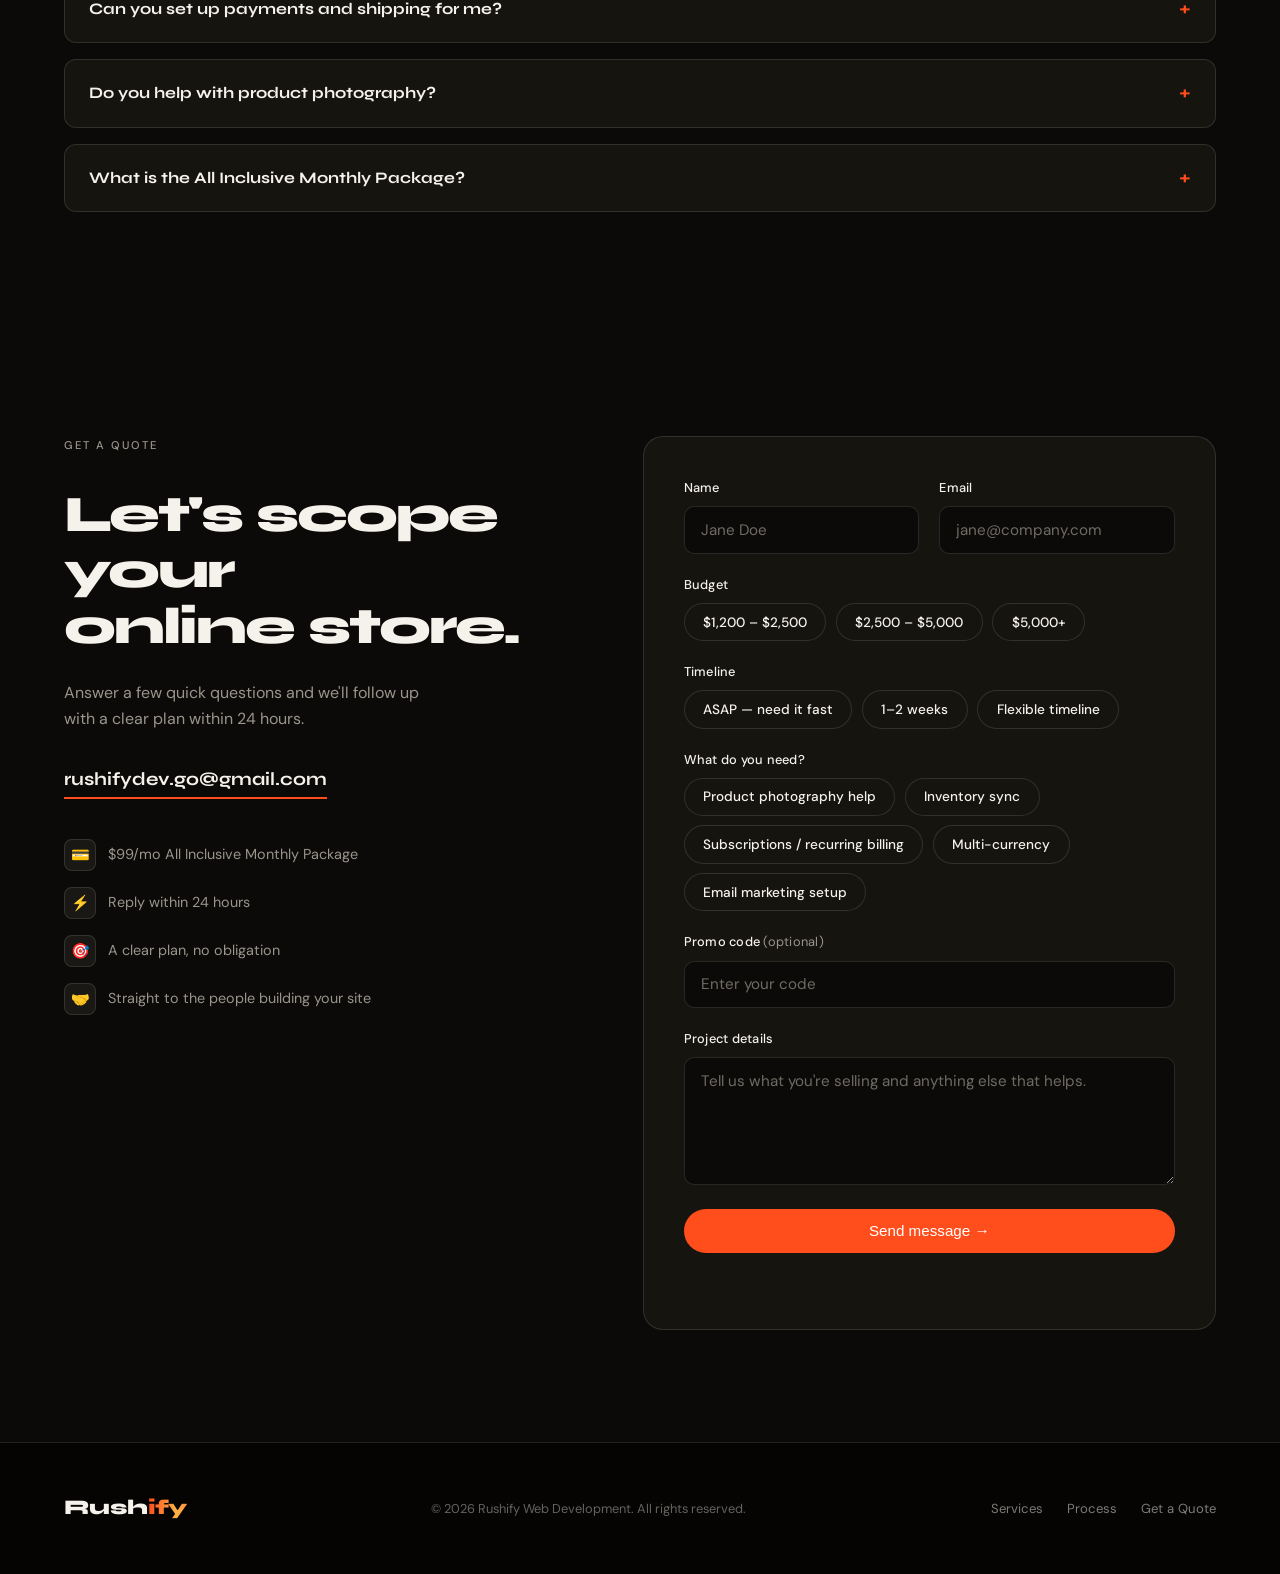
<file: ecommerce.html>
<!DOCTYPE html>
<html lang="en">
<head>
<meta charset="UTF-8">
<meta name="viewport" content="width=device-width, initial-scale=1.0">
<meta name="color-scheme" content="dark">
<title>Bay Area Shopify & WooCommerce Store Setup — E-Commerce Website Design | Rushify</title>
<meta name="description" content="Affordable Bay Area e-commerce website design with Shopify or WooCommerce store setup — fast checkout, clean product pages, built to sell. Starting at $1,200.">
<link rel="canonical" href="https://rushifydev.com/ecommerce.html">

<meta property="og:title" content="Bay Area Shopify & WooCommerce Store Setup — E-Commerce Website Design | Rushify">
<meta property="og:description" content="Affordable Bay Area e-commerce website design with Shopify or WooCommerce store setup — fast checkout, clean product pages, built to sell. Starting at $1,200.">
<meta property="og:type" content="website">
<meta property="og:url" content="https://rushifydev.com/ecommerce.html">
<meta property="og:site_name" content="Rushify Web Development">
<meta name="twitter:card" content="summary">
<meta name="twitter:title" content="Bay Area Shopify & WooCommerce Store Setup — E-Commerce Website Design | Rushify">
<meta name="twitter:description" content="Affordable Bay Area e-commerce website design with Shopify or WooCommerce store setup — fast checkout, clean product pages, built to sell. Starting at $1,200.">

<link rel="icon" type="image/svg+xml" href="data:image/svg+xml,%3Csvg xmlns='http://www.w3.org/2000/svg' viewBox='0 0 100 100'%3E%3Crect width='100' height='100' rx='24' fill='%230f0d0a'/%3E%3Ctext x='50' y='70' font-family='Arial, sans-serif' font-weight='800' font-size='60' fill='%23ff4d1c' text-anchor='middle'%3ER%3C/text%3E%3C/svg%3E">

<link rel="preconnect" href="https://fonts.googleapis.com">
<link rel="preconnect" href="https://fonts.gstatic.com" crossorigin>
<link href="https://fonts.googleapis.com/css2?family=Syne:wght@400;700;800&family=DM+Sans:ital,wght@0,300;0,400;0,500;1,300&display=swap" rel="stylesheet">
<link rel="stylesheet" href="styles.css">
<script type="application/ld+json">
{
  "@context": "https://schema.org",
  "@type": "BreadcrumbList",
  "itemListElement": [
    { "@type": "ListItem", "position": 1, "name": "Home", "item": "https://rushifydev.com/" },
    { "@type": "ListItem", "position": 2, "name": "Services", "item": "https://rushifydev.com/#services" },
    { "@type": "ListItem", "position": 3, "name": "E-Commerce Stores", "item": "https://rushifydev.com/ecommerce.html" }
  ]
}
</script>
<script type="application/ld+json">
{
  "@context": "https://schema.org",
  "@type": "Service",
  "serviceType": "E-Commerce Stores",
  "name": "E-Commerce Stores",
  "description": "Affordable Bay Area e-commerce website design with Shopify or WooCommerce store setup — fast checkout, clean product pages, built to sell.",
  "provider": { "@type": "Organization", "name": "Rushify Web Development", "url": "https://rushifydev.com/", "email": "rushifydev.go@gmail.com" },
  "areaServed": { "@type": "Place", "name": "San Francisco Bay Area, California" },
  "offers": { "@type": "Offer", "priceCurrency": "USD", "price": "1200", "url": "https://rushifydev.com/ecommerce.html#pricing" }
}
</script>
<script type="application/ld+json">
{
  "@context": "https://schema.org",
  "@type": "FAQPage",
  "mainEntity": [
    { "@type": "Question", "name": "Which platform do you build on, Shopify or WooCommerce?", "acceptedAnswer": { "@type": "Answer", "text": "Both — we'll recommend whichever fits your business better based on your budget, product catalog, and growth plans." } },
    { "@type": "Question", "name": "How many products can you load at launch?", "acceptedAnswer": { "@type": "Answer", "text": "The $1,200 starting price includes up to 25 products. Larger catalogs are scoped based on your total product count." } },
    { "@type": "Question", "name": "Can you set up payments and shipping for me?", "acceptedAnswer": { "@type": "Answer", "text": "Yes — payment processing and shipping rules are configured and tested before launch." } },
    { "@type": "Question", "name": "Do you help with product photography?", "acceptedAnswer": { "@type": "Answer", "text": "We can, if needed — select \"Product photography help\" in the quote form and we'll include it in your plan." } },
    { "@type": "Question", "name": "What is the All Inclusive Monthly Package?", "acceptedAnswer": { "@type": "Answer", "text": "A flat $99/month per website that covers hosting, SEO setup and updates to help drive high web traffic, ongoing website updates, SSL certificate, security, perpetual compatibility, ongoing optimization, quarterly conference calls, and support." } }
  ]
}
</script>
</head>
<body>

<!-- NAV -->
<nav class="site-nav">
  <a href="index.html" class="logo">Rush<span>ify</span></a>
  <button class="nav-toggle" id="navToggle" aria-label="Toggle navigation menu" aria-expanded="false" aria-controls="navMenu">
    <span></span><span></span><span></span>
  </button>
  <ul id="navMenu">
    <li><a href="index.html#services">Services</a></li>
    <li><a href="index.html#process">Process</a></li>
    <li><a href="index.html#testimonials">Testimonials</a></li>
    <li><a href="index.html#why">Why Us</a></li>
    <li><a href="#quote" class="nav-cta">Get a Quote</a></li>
  </ul>
</nav>
<div class="nav-backdrop" id="navBackdrop"></div>

<!-- SERVICE HERO -->
<section class="service-hero">
  <div class="hero-glow hero-glow-1" aria-hidden="true"></div>
  <div class="hero-glow hero-glow-2" aria-hidden="true"></div>
  <div class="service-hero-inner">
    <a href="index.html#services" class="service-back">← All services</a>
    <p class="hero-label">E-Commerce Stores</p>
    <h1 class="service-title">Online stores built to sell, not just exist.</h1>
    <p class="service-lede">Shopify and WooCommerce builds for Bay Area businesses, focused on fast checkout, clean product pages, and a backend you can actually manage yourself.</p>
    <div class="hero-actions">
      <a href="#quote" class="btn-primary">Get a quote →</a>
      <a href="#pricing" class="btn-ghost">See pricing <span>↓</span></a>
    </div>
  </div>
</section>

<!-- FEATURES -->
<section class="service-features">
  <div class="reveal">
    <p class="section-label">What's included</p>
    <h2 class="section-title">Built to move product,<br>not just look good.</h2>
  </div>
  <div class="why-points">
    <div class="why-point reveal">
      <div class="why-point-icon">🛒</div>
      <div>
        <h4>Shopify or WooCommerce setup</h4>
        <p>Full platform setup on whichever fits your business — configured, themed, and ready to manage.</p>
      </div>
    </div>
    <div class="why-point reveal">
      <div class="why-point-icon">💳</div>
      <div>
        <h4>Payment &amp; shipping integration</h4>
        <p>Checkout, payment processing, and shipping rules configured so orders flow in without friction.</p>
      </div>
    </div>
    <div class="why-point reveal">
      <div class="why-point-icon">📦</div>
      <div>
        <h4>Product catalog, done right</h4>
        <p>Clean product pages and category structure built for browsing and converting, not just listing.</p>
      </div>
    </div>
    <div class="why-point reveal">
      <div class="why-point-icon">⚡</div>
      <div>
        <h4>Speed-optimized checkout</h4>
        <p>A slow checkout kills sales — we tune load times so customers actually complete their order.</p>
      </div>
    </div>
  </div>
</section>

<!-- PRICING -->
<section class="pricing" id="pricing">
  <div class="pricing-inner pricing-duo">
    <div class="reveal pricing-head">
      <p class="section-label">Simple, honest pricing</p>
      <h2 class="section-title">Full store builds. Starting at $1,200.</h2>
      <p class="pricing-note">A complete, ready-to-sell store — platform setup, products loaded, and checkout configured, without cutting corners.</p>
    </div>
    <div class="pricing-cards">
    <div class="pricing-card reveal-right">
      <p class="pricing-tag">One-time setup fee</p>
      <div class="pricing-price">
        <span class="pricing-currency">$</span>
        <span class="pricing-amount">1,200</span>
        <span class="pricing-period">starting price</span>
      </div>
      <ul class="pricing-features">
        <li><span class="pricing-check" aria-hidden="true">✓</span> Full store setup on Shopify or WooCommerce</li>
        <li><span class="pricing-check" aria-hidden="true">✓</span> Up to 25 products loaded</li>
        <li><span class="pricing-check" aria-hidden="true">✓</span> Payment &amp; shipping configured</li>
        <li><span class="pricing-check" aria-hidden="true">✓</span> Mobile-optimized checkout</li>
        <li><span class="pricing-check" aria-hidden="true">✓</span> One round of revisions included</li>
      </ul>
      <a href="#quote" class="btn-primary pricing-cta">Get started for $1,200 →</a>
      <p class="pricing-fineprint">Bigger catalog or custom features? We'll scope it together — no surprises.</p>
    </div>
    <div id="monthly-package" class="pricing-card reveal-right">
      <p class="pricing-tag">All Inclusive Monthly Package</p>
      <div class="pricing-price">
        <span class="pricing-currency">$</span>
        <span class="pricing-amount">99</span>
        <span class="pricing-period">/month, per website</span>
      </div>
      <ul class="pricing-features">
        <li><span class="pricing-check" aria-hidden="true">✓</span> Hosting</li>
        <li><span class="pricing-check" aria-hidden="true">✓</span> SEO setup &amp; updates to drive high web traffic</li>
        <li><span class="pricing-check" aria-hidden="true">✓</span> Ongoing website updates</li>
        <li><span class="pricing-check" aria-hidden="true">✓</span> SSL certificate</li>
        <li><span class="pricing-check" aria-hidden="true">✓</span> Security</li>
        <li><span class="pricing-check" aria-hidden="true">✓</span> Perpetual compatibility</li>
        <li><span class="pricing-check" aria-hidden="true">✓</span> Ongoing optimization</li>
        <li><span class="pricing-check" aria-hidden="true">✓</span> Quarterly conference calls</li>
        <li><span class="pricing-check" aria-hidden="true">✓</span> Support</li>
      </ul>
      <a href="#quote" class="btn-primary pricing-cta">Get started →</a>
      <p class="pricing-fineprint">One flat fee covers everything needed to keep your site live, secure, and growing.</p>
    </div>
    </div>
  </div>
</section>

<!-- FAQ -->
<section class="service-faq">
  <div class="reveal">
    <p class="section-label">Common questions</p>
    <h2 class="section-title">Before you ask —</h2>
  </div>
  <div class="faq-list">
    <details class="faq-item reveal">
      <summary>Which platform do you build on, Shopify or WooCommerce?</summary>
      <p>Both — we'll recommend whichever fits your business better based on your budget, product catalog, and growth plans.</p>
    </details>
    <details class="faq-item reveal">
      <summary>How many products can you load at launch?</summary>
      <p>The $1,200 starting price includes up to 25 products. Larger catalogs are scoped based on your total product count.</p>
    </details>
    <details class="faq-item reveal">
      <summary>Can you set up payments and shipping for me?</summary>
      <p>Yes — payment processing and shipping rules are configured and tested before launch.</p>
    </details>
    <details class="faq-item reveal">
      <summary>Do you help with product photography?</summary>
      <p>We can, if needed — select "Product photography help" in the quote form and we'll include it in your plan.</p>
    </details>
    <details class="faq-item reveal">
      <summary>What is the All Inclusive Monthly Package?</summary>
      <p>A flat $99/month per website that covers hosting, SEO setup and updates to help drive high web traffic, ongoing website updates, SSL certificate, security, perpetual compatibility, ongoing optimization, quarterly conference calls, and support.</p>
    </details>
  </div>
</section>

<!-- QUOTE FORM -->
<section class="contact" id="quote">
  <div class="contact-inner">
    <div class="contact-info reveal">
      <p class="section-label">Get a quote</p>
      <h2 class="section-title">Let's scope your<br>online store.</h2>
      <p>Answer a few quick questions and we'll follow up with a clear plan within 24 hours.</p>

      <a href="mailto:rushifydev.go@gmail.com" class="contact-email-link">rushifydev.go@gmail.com</a>

      <ul class="contact-expect">
        <li><span class="contact-expect-icon">💳</span> $99/mo All Inclusive Monthly Package</li>
        <li><span class="contact-expect-icon">⚡</span> Reply within 24 hours</li>
        <li><span class="contact-expect-icon">🎯</span> A clear plan, no obligation</li>
        <li><span class="contact-expect-icon">🤝</span> Straight to the people building your site</li>
      </ul>
    </div>

    <form class="contact-form reveal" id="quoteForm" action="https://formsubmit.co/ajax/rushifydev.go@gmail.com" method="POST" novalidate>
      <input type="hidden" name="_subject" value="🚀 New E-Commerce Store quote — Rushify">
      <input type="hidden" name="_template" value="table">
      <input type="hidden" name="_captcha" value="false">
      <input type="hidden" name="_autoresponse" value="Thanks for reaching out to Rushify! We've received your message and will get back to you within 24 hours with next steps.">
      <input type="hidden" name="Monthly Package" value="All Inclusive Monthly Package - $99/mo">
      <input type="hidden" name="Service" value="E-Commerce Stores">
      <input type="text" name="_honey" style="display:none" tabindex="-1" autocomplete="off">

      <div class="form-row">
        <div class="form-field">
          <label for="name">Name</label>
          <input type="text" id="name" name="Name" placeholder="Jane Doe" required>
        </div>
        <div class="form-field">
          <label for="email">Email</label>
          <input type="email" id="email" name="Email" placeholder="jane@company.com" required>
        </div>
      </div>

      <div class="form-field">
        <label>Budget</label>
        <input type="hidden" name="Budget" id="budgetValue">
        <div class="option-group" data-type="single" data-target="budgetValue">
          <button type="button" class="option-pill">$1,200 – $2,500</button>
          <button type="button" class="option-pill">$2,500 – $5,000</button>
          <button type="button" class="option-pill">$5,000+</button>
        </div>
      </div>

      <div class="form-field">
        <label>Timeline</label>
        <input type="hidden" name="Timeline" id="timelineValue">
        <div class="option-group" data-type="single" data-target="timelineValue">
          <button type="button" class="option-pill">ASAP — need it fast</button>
          <button type="button" class="option-pill">1–2 weeks</button>
          <button type="button" class="option-pill">Flexible timeline</button>
        </div>
      </div>

      <div class="form-field">
        <label>What do you need?</label>
        <input type="hidden" name="Add-ons" id="addonsValue">
        <div class="option-group" data-type="multi" data-target="addonsValue">
          <button type="button" class="option-pill">Product photography help</button>
          <button type="button" class="option-pill">Inventory sync</button>
          <button type="button" class="option-pill">Subscriptions / recurring billing</button>
          <button type="button" class="option-pill">Multi-currency</button>
          <button type="button" class="option-pill">Email marketing setup</button>
        </div>
      </div>

      <div class="form-field">
        <label for="promo">Promo code <span style="color:var(--mid);font-weight:400">(optional)</span></label>
        <input type="text" id="promo" name="Promo Code" placeholder="Enter your code" autocomplete="off">
      </div>

      <div class="form-field">
        <label for="message">Project details</label>
        <textarea id="message" name="Message" rows="5" placeholder="Tell us what you're selling and anything else that helps." required></textarea>
      </div>

      <button type="submit" class="btn-primary form-submit">
        <span class="btn-text">Send message →</span>
      </button>

      <p class="form-status" id="formStatus" role="status" aria-live="polite"></p>
    </form>

    <div class="form-success reveal" id="formSuccess" hidden>
      <div class="form-success-icon">✓</div>
      <h3>Message sent</h3>
      <p>Thanks for reaching out — we'll reply within 24 hours.</p>
    </div>
  </div>
</section>

<!-- FOOTER -->
<footer>
  <a href="index.html" class="logo">Rush<span>ify</span></a>
  <p>© 2026 Rushify Web Development. All rights reserved.</p>
  <nav>
    <ul>
      <li><a href="index.html#services">Services</a></li>
      <li><a href="index.html#process">Process</a></li>
      <li><a href="#quote">Get a Quote</a></li>
    </ul>
  </nav>
</footer>

<script src="script.js"></script>
</body>
</html>
</file>
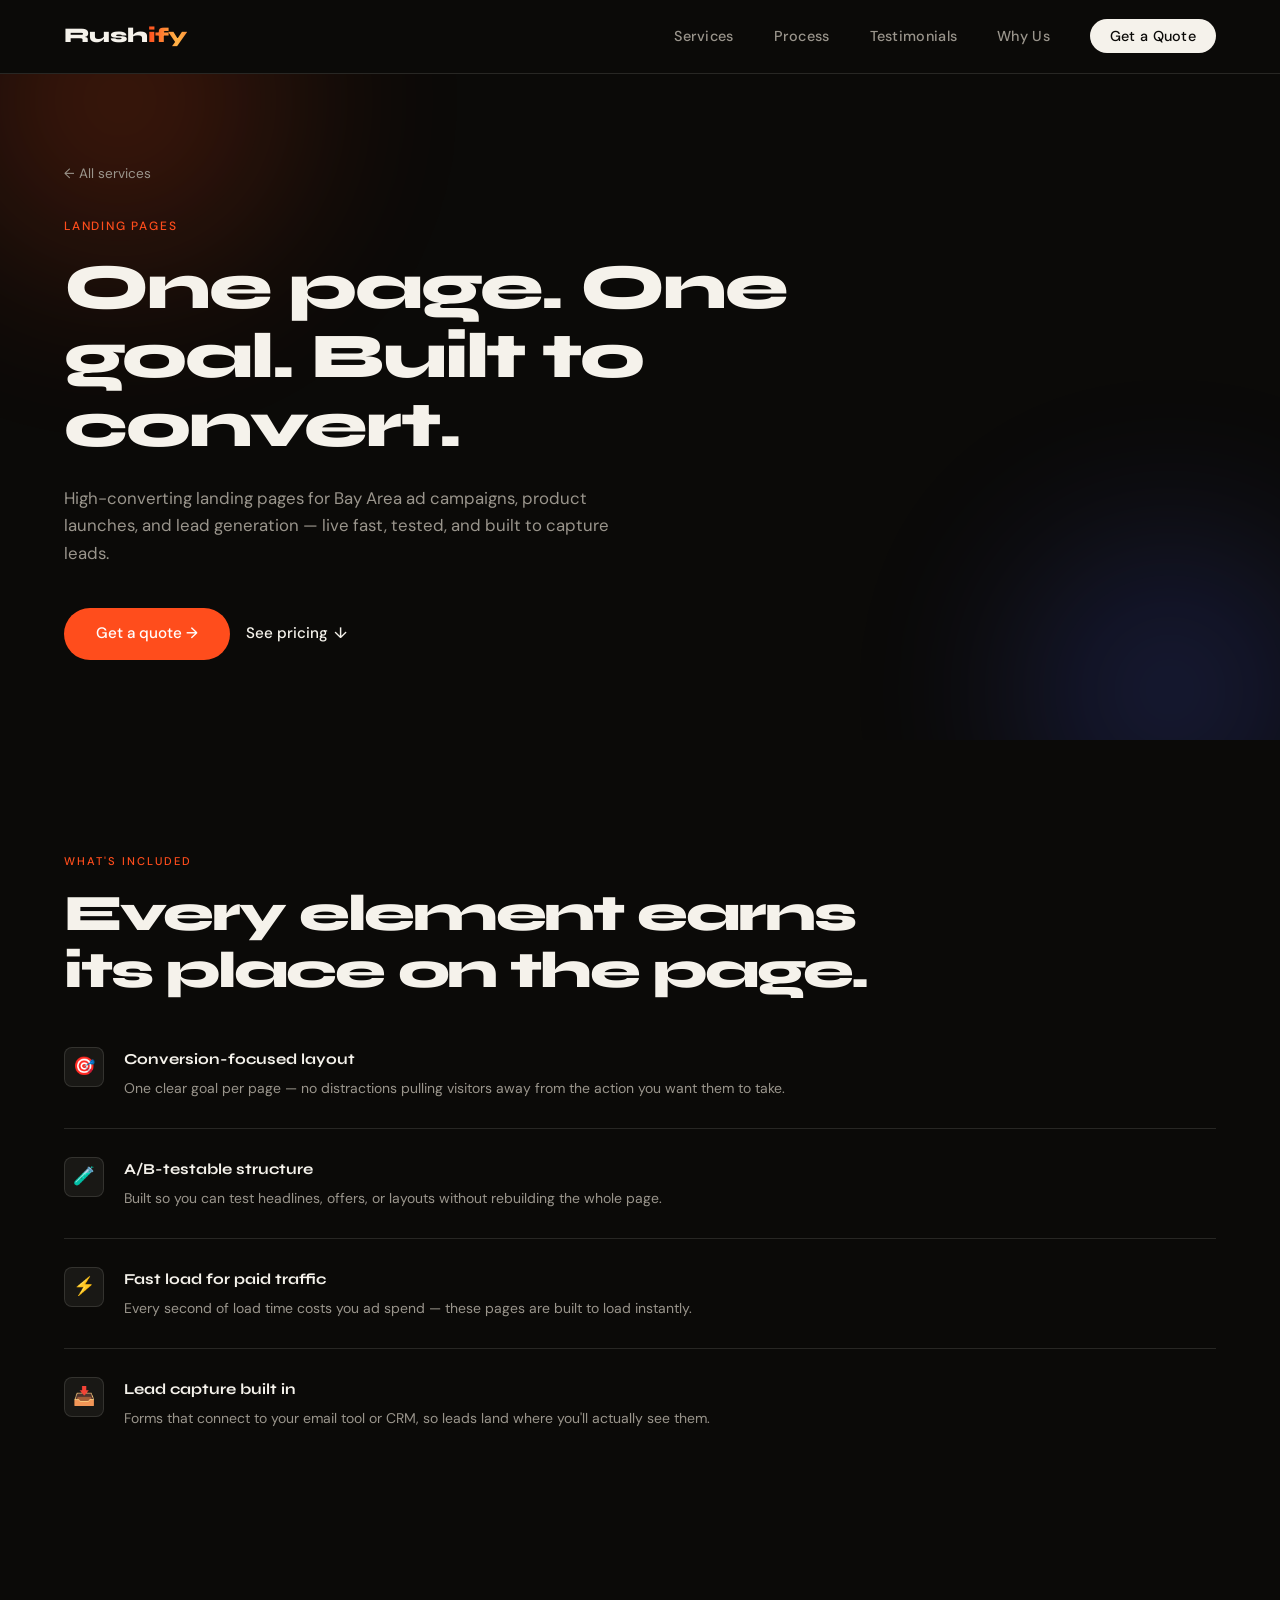
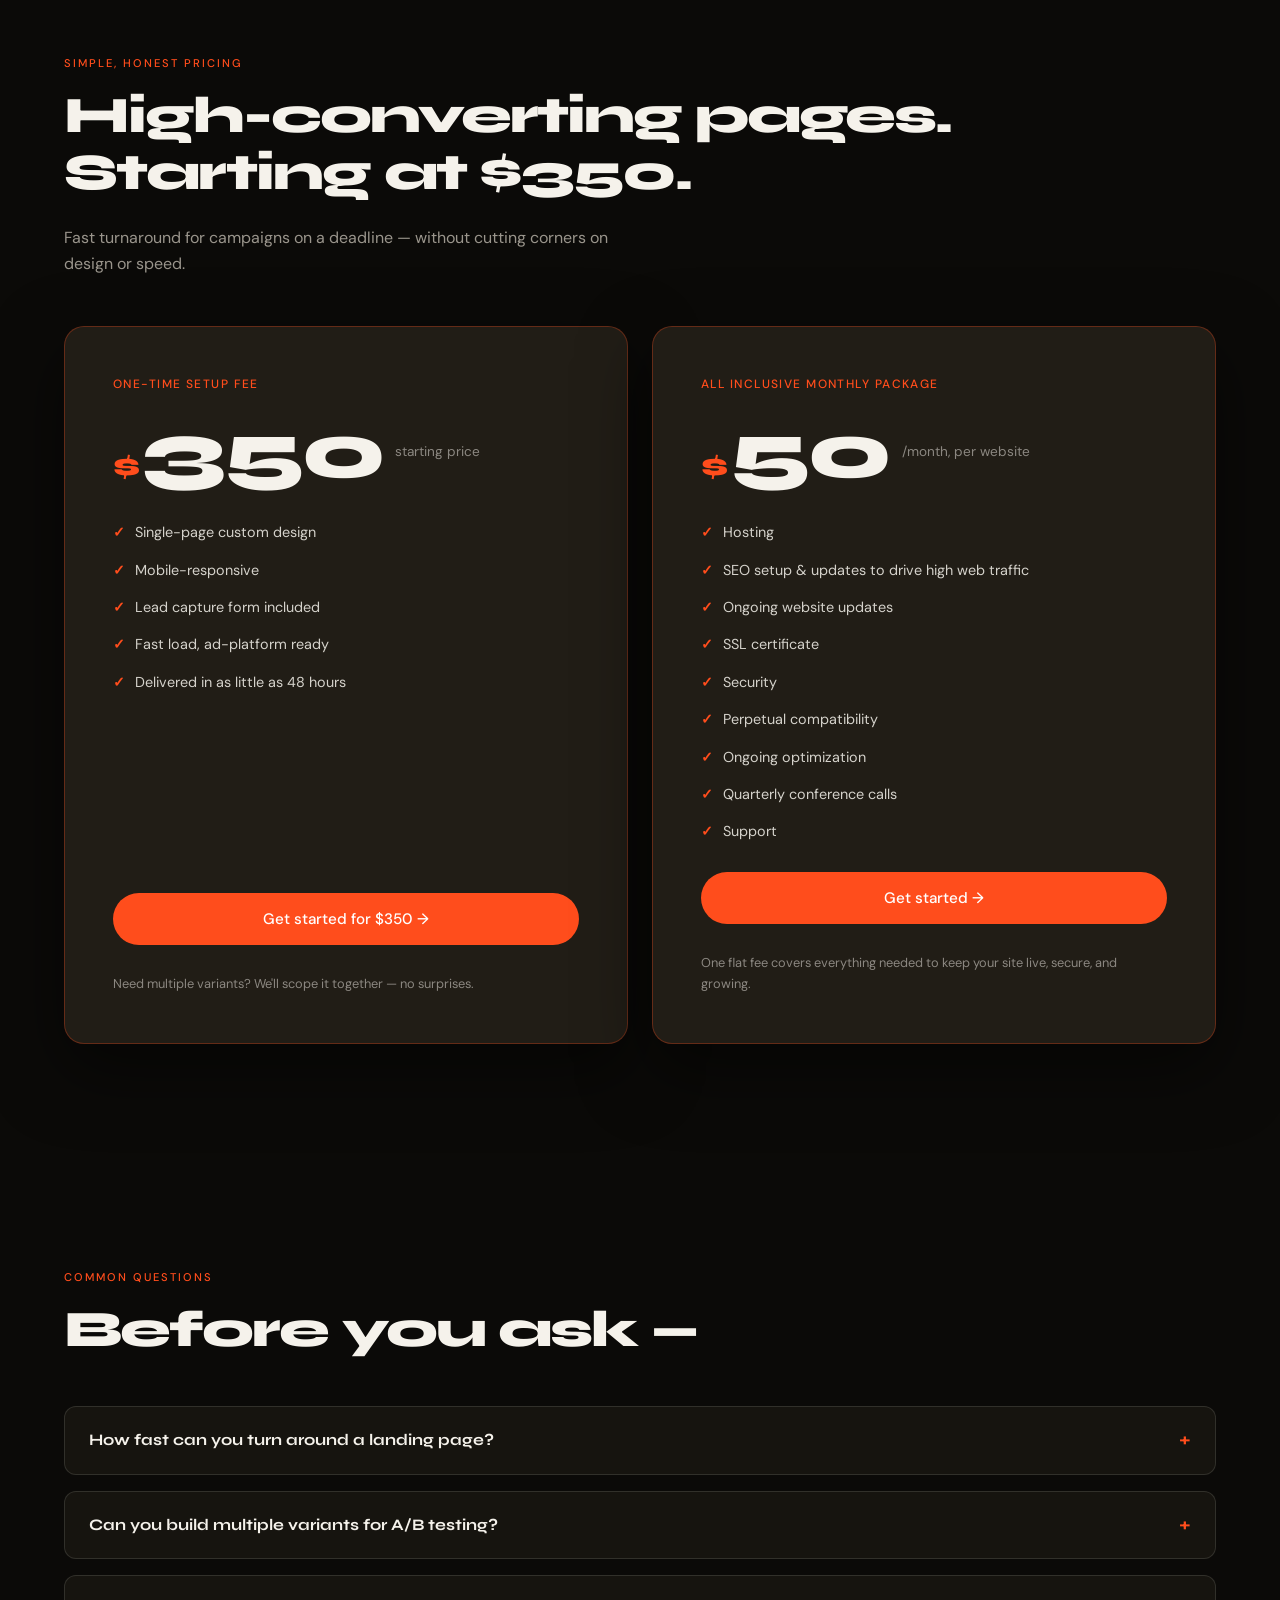
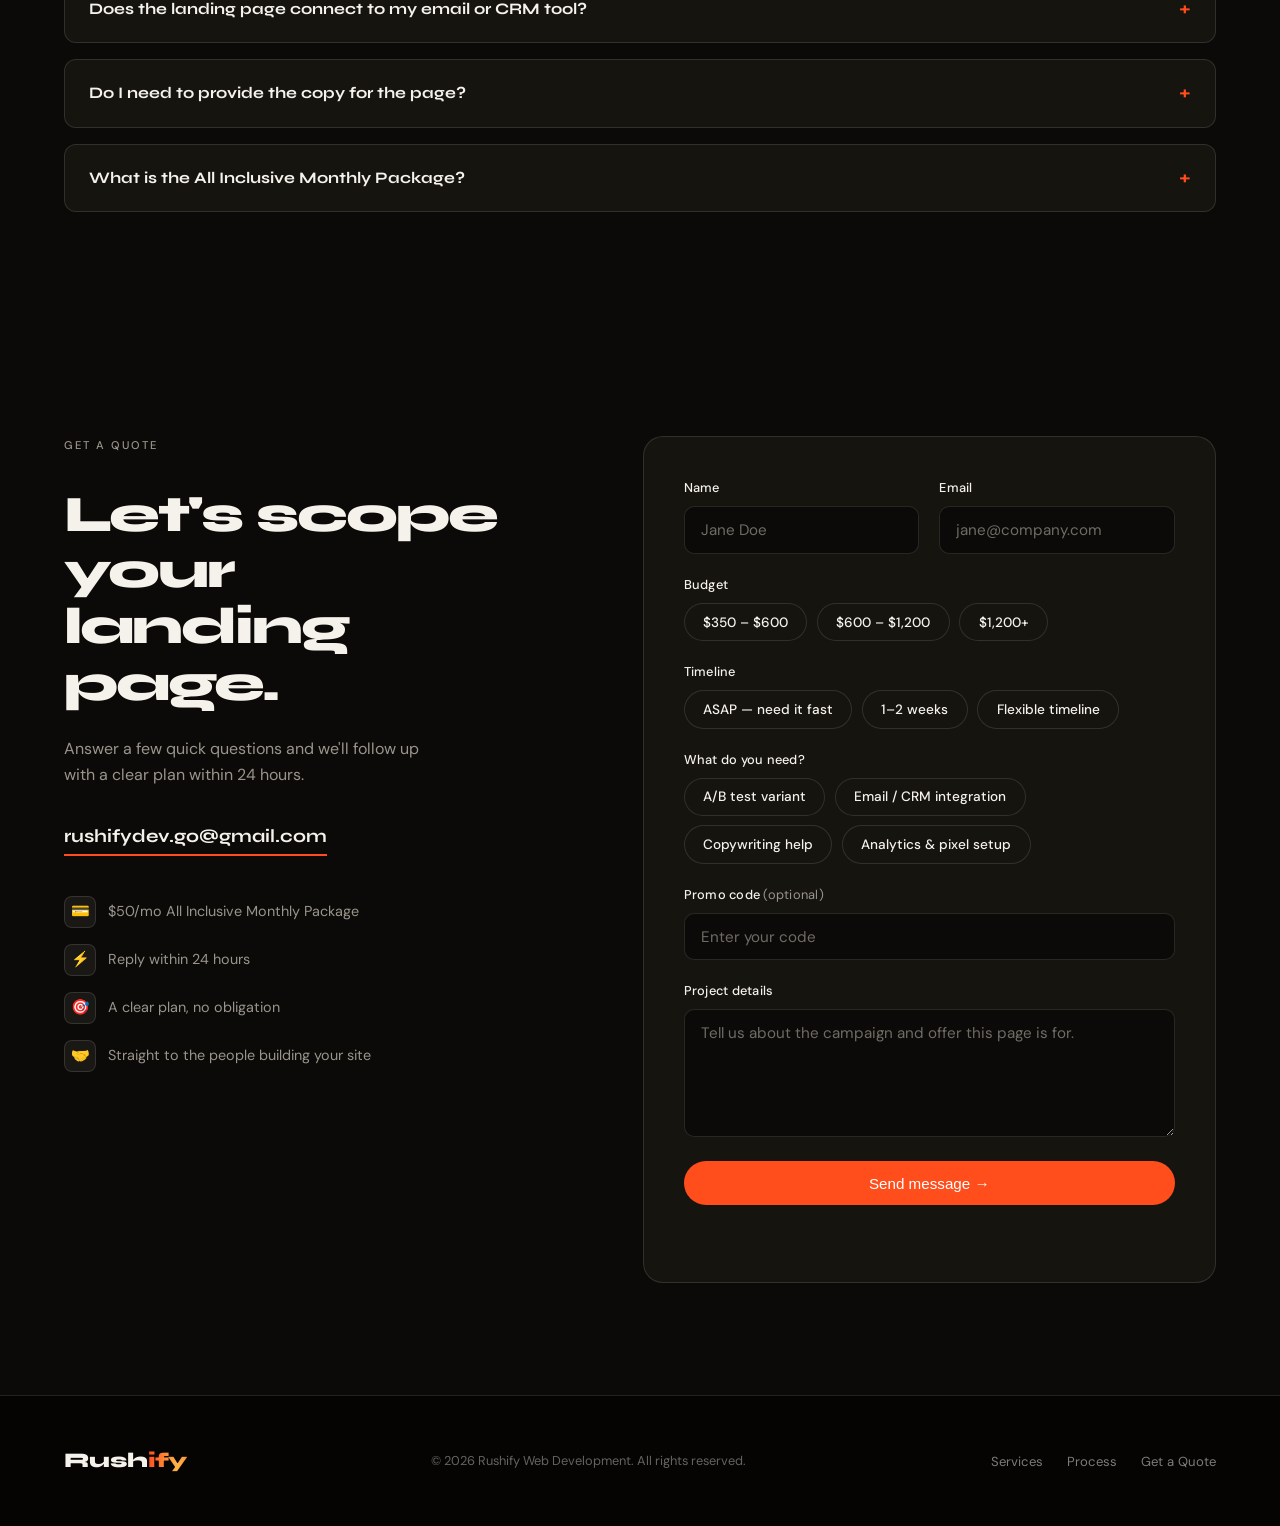
<file: landing-pages.html>
<!DOCTYPE html>
<html lang="en">
<head>
<meta charset="UTF-8">
<meta name="viewport" content="width=device-width, initial-scale=1.0">
<meta name="color-scheme" content="dark">
<title>Bay Area Landing Page Design Service — Starting at $350 | Rushify</title>
<meta name="description" content="High-converting landing page design for Bay Area ad campaigns, product launches, and lead generation. Live fast, tested to convert. Starting at $350.">
<link rel="canonical" href="https://rushifydev.com/landing-pages.html">

<meta property="og:title" content="Bay Area Landing Page Design Service — Starting at $350 | Rushify">
<meta property="og:description" content="High-converting landing page design for Bay Area ad campaigns, product launches, and lead generation. Live fast, tested to convert. Starting at $350.">
<meta property="og:type" content="website">
<meta property="og:url" content="https://rushifydev.com/landing-pages.html">
<meta property="og:site_name" content="Rushify Web Development">
<meta name="twitter:card" content="summary">
<meta name="twitter:title" content="Bay Area Landing Page Design Service — Starting at $350 | Rushify">
<meta name="twitter:description" content="High-converting landing page design for Bay Area ad campaigns, product launches, and lead generation. Live fast, tested to convert. Starting at $350.">

<link rel="icon" type="image/svg+xml" href="data:image/svg+xml,%3Csvg xmlns='http://www.w3.org/2000/svg' viewBox='0 0 100 100'%3E%3Crect width='100' height='100' rx='24' fill='%230f0d0a'/%3E%3Ctext x='50' y='70' font-family='Arial, sans-serif' font-weight='800' font-size='60' fill='%23ff4d1c' text-anchor='middle'%3ER%3C/text%3E%3C/svg%3E">

<link rel="preconnect" href="https://fonts.googleapis.com">
<link rel="preconnect" href="https://fonts.gstatic.com" crossorigin>
<link href="https://fonts.googleapis.com/css2?family=Syne:wght@400;700;800&family=DM+Sans:ital,wght@0,300;0,400;0,500;1,300&display=swap" rel="stylesheet">
<link rel="stylesheet" href="styles.css">
<script type="application/ld+json">
{
  "@context": "https://schema.org",
  "@type": "BreadcrumbList",
  "itemListElement": [
    { "@type": "ListItem", "position": 1, "name": "Home", "item": "https://rushifydev.com/" },
    { "@type": "ListItem", "position": 2, "name": "Services", "item": "https://rushifydev.com/#services" },
    { "@type": "ListItem", "position": 3, "name": "Landing Pages", "item": "https://rushifydev.com/landing-pages.html" }
  ]
}
</script>
<script type="application/ld+json">
{
  "@context": "https://schema.org",
  "@type": "Service",
  "serviceType": "Landing Pages",
  "name": "Landing Pages",
  "description": "High-converting landing pages designed to capture leads and support your marketing campaigns.",
  "provider": { "@type": "Organization", "name": "Rushify Web Development", "url": "https://rushifydev.com/", "email": "rushifydev.go@gmail.com" },
  "areaServed": { "@type": "Place", "name": "San Francisco Bay Area, California" },
  "offers": { "@type": "Offer", "priceCurrency": "USD", "price": "350", "url": "https://rushifydev.com/landing-pages.html#pricing" }
}
</script>
<script type="application/ld+json">
{
  "@context": "https://schema.org",
  "@type": "FAQPage",
  "mainEntity": [
    { "@type": "Question", "name": "How fast can you turn around a landing page?", "acceptedAnswer": { "@type": "Answer", "text": "As little as 48 hours for a single page, which is ideal for time-sensitive campaigns or launches." } },
    { "@type": "Question", "name": "Can you build multiple variants for A/B testing?", "acceptedAnswer": { "@type": "Answer", "text": "Yes — the page structure supports testing headlines, offers, and layouts, and additional variants can be added as needed." } },
    { "@type": "Question", "name": "Does the landing page connect to my email or CRM tool?", "acceptedAnswer": { "@type": "Answer", "text": "Yes — lead capture forms can be connected to your existing email or CRM platform as part of the build." } },
    { "@type": "Question", "name": "Do I need to provide the copy for the page?", "acceptedAnswer": { "@type": "Answer", "text": "You can, or select \"Copywriting help\" in the quote form and we'll help shape the messaging." } },
    { "@type": "Question", "name": "What is the All Inclusive Monthly Package?", "acceptedAnswer": { "@type": "Answer", "text": "A flat $50/month per website that covers hosting, SEO setup and updates to help drive high web traffic, ongoing website updates, SSL certificate, security, perpetual compatibility, ongoing optimization, quarterly conference calls, and support." } }
  ]
}
</script>
</head>
<body>

<!-- NAV -->
<nav class="site-nav">
  <a href="index.html" class="logo">Rush<span>ify</span></a>
  <button class="nav-toggle" id="navToggle" aria-label="Toggle navigation menu" aria-expanded="false" aria-controls="navMenu">
    <span></span><span></span><span></span>
  </button>
  <ul id="navMenu">
    <li><a href="index.html#services">Services</a></li>
    <li><a href="index.html#process">Process</a></li>
    <li><a href="index.html#testimonials">Testimonials</a></li>
    <li><a href="index.html#why">Why Us</a></li>
    <li><a href="#quote" class="nav-cta">Get a Quote</a></li>
  </ul>
</nav>
<div class="nav-backdrop" id="navBackdrop"></div>

<!-- SERVICE HERO -->
<section class="service-hero">
  <div class="hero-glow hero-glow-1" aria-hidden="true"></div>
  <div class="hero-glow hero-glow-2" aria-hidden="true"></div>
  <div class="service-hero-inner">
    <a href="index.html#services" class="service-back">← All services</a>
    <p class="hero-label">Landing Pages</p>
    <h1 class="service-title">One page. One goal. Built to convert.</h1>
    <p class="service-lede">High-converting landing pages for Bay Area ad campaigns, product launches, and lead generation — live fast, tested, and built to capture leads.</p>
    <div class="hero-actions">
      <a href="#quote" class="btn-primary">Get a quote →</a>
      <a href="#pricing" class="btn-ghost">See pricing <span>↓</span></a>
    </div>
  </div>
</section>

<!-- FEATURES -->
<section class="service-features">
  <div class="reveal">
    <p class="section-label">What's included</p>
    <h2 class="section-title">Every element earns<br>its place on the page.</h2>
  </div>
  <div class="why-points">
    <div class="why-point reveal">
      <div class="why-point-icon">🎯</div>
      <div>
        <h4>Conversion-focused layout</h4>
        <p>One clear goal per page — no distractions pulling visitors away from the action you want them to take.</p>
      </div>
    </div>
    <div class="why-point reveal">
      <div class="why-point-icon">🧪</div>
      <div>
        <h4>A/B-testable structure</h4>
        <p>Built so you can test headlines, offers, or layouts without rebuilding the whole page.</p>
      </div>
    </div>
    <div class="why-point reveal">
      <div class="why-point-icon">⚡</div>
      <div>
        <h4>Fast load for paid traffic</h4>
        <p>Every second of load time costs you ad spend — these pages are built to load instantly.</p>
      </div>
    </div>
    <div class="why-point reveal">
      <div class="why-point-icon">📥</div>
      <div>
        <h4>Lead capture built in</h4>
        <p>Forms that connect to your email tool or CRM, so leads land where you'll actually see them.</p>
      </div>
    </div>
  </div>
</section>

<!-- PRICING -->
<section class="pricing" id="pricing">
  <div class="pricing-inner pricing-duo">
    <div class="reveal pricing-head">
      <p class="section-label">Simple, honest pricing</p>
      <h2 class="section-title">High-converting pages. Starting at $350.</h2>
      <p class="pricing-note">Fast turnaround for campaigns on a deadline — without cutting corners on design or speed.</p>
    </div>
    <div class="pricing-cards">
    <div class="pricing-card reveal-right">
      <p class="pricing-tag">One-time setup fee</p>
      <div class="pricing-price">
        <span class="pricing-currency">$</span>
        <span class="pricing-amount">350</span>
        <span class="pricing-period">starting price</span>
      </div>
      <ul class="pricing-features">
        <li><span class="pricing-check" aria-hidden="true">✓</span> Single-page custom design</li>
        <li><span class="pricing-check" aria-hidden="true">✓</span> Mobile-responsive</li>
        <li><span class="pricing-check" aria-hidden="true">✓</span> Lead capture form included</li>
        <li><span class="pricing-check" aria-hidden="true">✓</span> Fast load, ad-platform ready</li>
        <li><span class="pricing-check" aria-hidden="true">✓</span> Delivered in as little as 48 hours</li>
      </ul>
      <a href="#quote" class="btn-primary pricing-cta">Get started for $350 →</a>
      <p class="pricing-fineprint">Need multiple variants? We'll scope it together — no surprises.</p>
    </div>
    <div id="monthly-package" class="pricing-card reveal-right">
      <p class="pricing-tag">All Inclusive Monthly Package</p>
      <div class="pricing-price">
        <span class="pricing-currency">$</span>
        <span class="pricing-amount">50</span>
        <span class="pricing-period">/month, per website</span>
      </div>
      <ul class="pricing-features">
        <li><span class="pricing-check" aria-hidden="true">✓</span> Hosting</li>
        <li><span class="pricing-check" aria-hidden="true">✓</span> SEO setup &amp; updates to drive high web traffic</li>
        <li><span class="pricing-check" aria-hidden="true">✓</span> Ongoing website updates</li>
        <li><span class="pricing-check" aria-hidden="true">✓</span> SSL certificate</li>
        <li><span class="pricing-check" aria-hidden="true">✓</span> Security</li>
        <li><span class="pricing-check" aria-hidden="true">✓</span> Perpetual compatibility</li>
        <li><span class="pricing-check" aria-hidden="true">✓</span> Ongoing optimization</li>
        <li><span class="pricing-check" aria-hidden="true">✓</span> Quarterly conference calls</li>
        <li><span class="pricing-check" aria-hidden="true">✓</span> Support</li>
      </ul>
      <a href="#quote" class="btn-primary pricing-cta">Get started →</a>
      <p class="pricing-fineprint">One flat fee covers everything needed to keep your site live, secure, and growing.</p>
    </div>
    </div>
  </div>
</section>

<!-- FAQ -->
<section class="service-faq">
  <div class="reveal">
    <p class="section-label">Common questions</p>
    <h2 class="section-title">Before you ask —</h2>
  </div>
  <div class="faq-list">
    <details class="faq-item reveal">
      <summary>How fast can you turn around a landing page?</summary>
      <p>As little as 48 hours for a single page, which is ideal for time-sensitive campaigns or launches.</p>
    </details>
    <details class="faq-item reveal">
      <summary>Can you build multiple variants for A/B testing?</summary>
      <p>Yes — the page structure supports testing headlines, offers, and layouts, and additional variants can be added as needed.</p>
    </details>
    <details class="faq-item reveal">
      <summary>Does the landing page connect to my email or CRM tool?</summary>
      <p>Yes — lead capture forms can be connected to your existing email or CRM platform as part of the build.</p>
    </details>
    <details class="faq-item reveal">
      <summary>Do I need to provide the copy for the page?</summary>
      <p>You can, or select "Copywriting help" in the quote form and we'll help shape the messaging.</p>
    </details>
    <details class="faq-item reveal">
      <summary>What is the All Inclusive Monthly Package?</summary>
      <p>A flat $50/month per website that covers hosting, SEO setup and updates to help drive high web traffic, ongoing website updates, SSL certificate, security, perpetual compatibility, ongoing optimization, quarterly conference calls, and support.</p>
    </details>
  </div>
</section>

<!-- QUOTE FORM -->
<section class="contact" id="quote">
  <div class="contact-inner">
    <div class="contact-info reveal">
      <p class="section-label">Get a quote</p>
      <h2 class="section-title">Let's scope your<br>landing page.</h2>
      <p>Answer a few quick questions and we'll follow up with a clear plan within 24 hours.</p>

      <a href="mailto:rushifydev.go@gmail.com" class="contact-email-link">rushifydev.go@gmail.com</a>

      <ul class="contact-expect">
        <li><span class="contact-expect-icon">💳</span> $50/mo All Inclusive Monthly Package</li>
        <li><span class="contact-expect-icon">⚡</span> Reply within 24 hours</li>
        <li><span class="contact-expect-icon">🎯</span> A clear plan, no obligation</li>
        <li><span class="contact-expect-icon">🤝</span> Straight to the people building your site</li>
      </ul>
    </div>

    <form class="contact-form reveal" id="quoteForm" action="https://formsubmit.co/ajax/rushifydev.go@gmail.com" method="POST" novalidate>
      <input type="hidden" name="_subject" value="🚀 New Landing Page quote — Rushify">
      <input type="hidden" name="_template" value="table">
      <input type="hidden" name="_captcha" value="false">
      <input type="hidden" name="_autoresponse" value="Thanks for reaching out to Rushify! We've received your message and will get back to you within 24 hours with next steps.">
      <input type="hidden" name="Monthly Package" value="All Inclusive Monthly Package - $50/mo">
      <input type="hidden" name="Service" value="Landing Pages">
      <input type="text" name="_honey" style="display:none" tabindex="-1" autocomplete="off">

      <div class="form-row">
        <div class="form-field">
          <label for="name">Name</label>
          <input type="text" id="name" name="Name" placeholder="Jane Doe" required>
        </div>
        <div class="form-field">
          <label for="email">Email</label>
          <input type="email" id="email" name="Email" placeholder="jane@company.com" required>
        </div>
      </div>

      <div class="form-field">
        <label>Budget</label>
        <input type="hidden" name="Budget" id="budgetValue">
        <div class="option-group" data-type="single" data-target="budgetValue">
          <button type="button" class="option-pill">$350 – $600</button>
          <button type="button" class="option-pill">$600 – $1,200</button>
          <button type="button" class="option-pill">$1,200+</button>
        </div>
      </div>

      <div class="form-field">
        <label>Timeline</label>
        <input type="hidden" name="Timeline" id="timelineValue">
        <div class="option-group" data-type="single" data-target="timelineValue">
          <button type="button" class="option-pill">ASAP — need it fast</button>
          <button type="button" class="option-pill">1–2 weeks</button>
          <button type="button" class="option-pill">Flexible timeline</button>
        </div>
      </div>

      <div class="form-field">
        <label>What do you need?</label>
        <input type="hidden" name="Add-ons" id="addonsValue">
        <div class="option-group" data-type="multi" data-target="addonsValue">
          <button type="button" class="option-pill">A/B test variant</button>
          <button type="button" class="option-pill">Email / CRM integration</button>
          <button type="button" class="option-pill">Copywriting help</button>
          <button type="button" class="option-pill">Analytics &amp; pixel setup</button>
        </div>
      </div>

      <div class="form-field">
        <label for="promo">Promo code <span style="color:var(--mid);font-weight:400">(optional)</span></label>
        <input type="text" id="promo" name="Promo Code" placeholder="Enter your code" autocomplete="off">
      </div>

      <div class="form-field">
        <label for="message">Project details</label>
        <textarea id="message" name="Message" rows="5" placeholder="Tell us about the campaign and offer this page is for." required></textarea>
      </div>

      <button type="submit" class="btn-primary form-submit">
        <span class="btn-text">Send message →</span>
      </button>

      <p class="form-status" id="formStatus" role="status" aria-live="polite"></p>
    </form>

    <div class="form-success reveal" id="formSuccess" hidden>
      <div class="form-success-icon">✓</div>
      <h3>Message sent</h3>
      <p>Thanks for reaching out — we'll reply within 24 hours.</p>
    </div>
  </div>
</section>

<!-- FOOTER -->
<footer>
  <a href="index.html" class="logo">Rush<span>ify</span></a>
  <p>© 2026 Rushify Web Development. All rights reserved.</p>
  <nav>
    <ul>
      <li><a href="index.html#services">Services</a></li>
      <li><a href="index.html#process">Process</a></li>
      <li><a href="#quote">Get a Quote</a></li>
    </ul>
  </nav>
</footer>

<script src="script.js"></script>
</body>
</html>
</file>
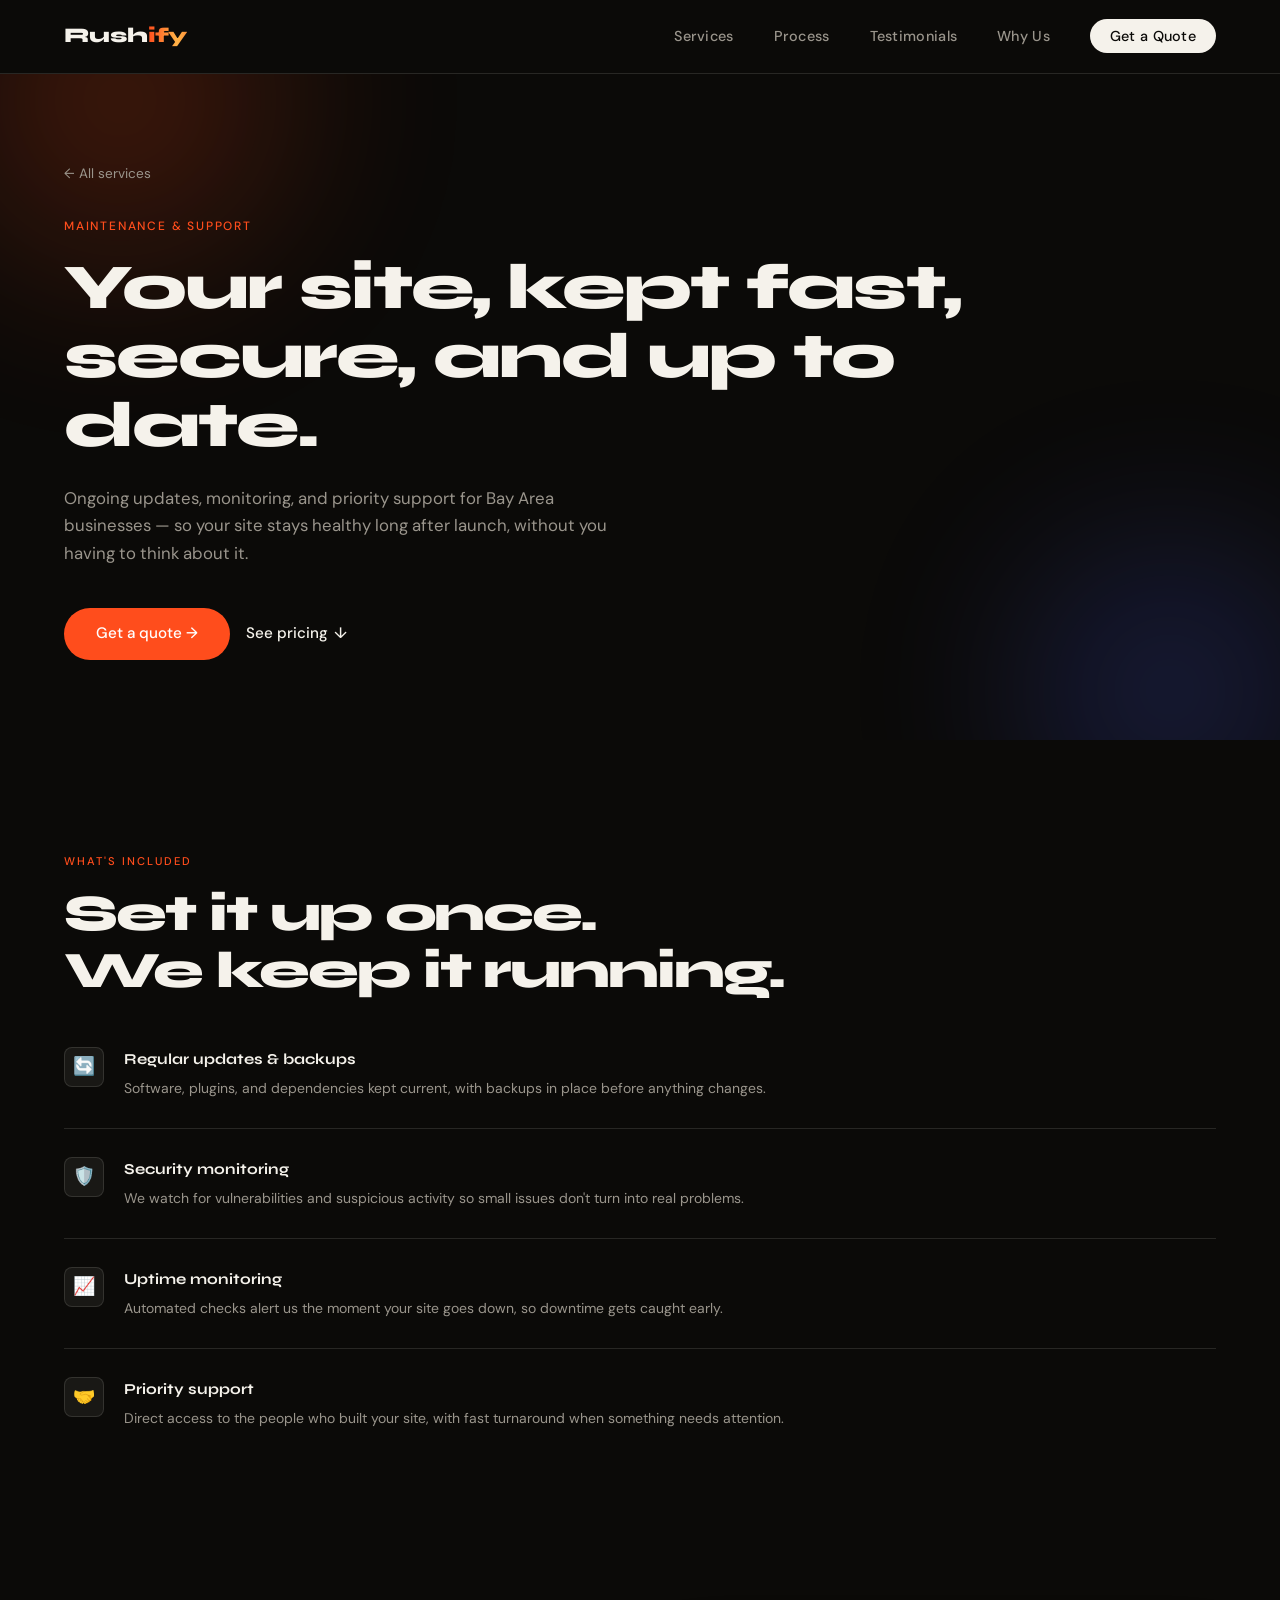
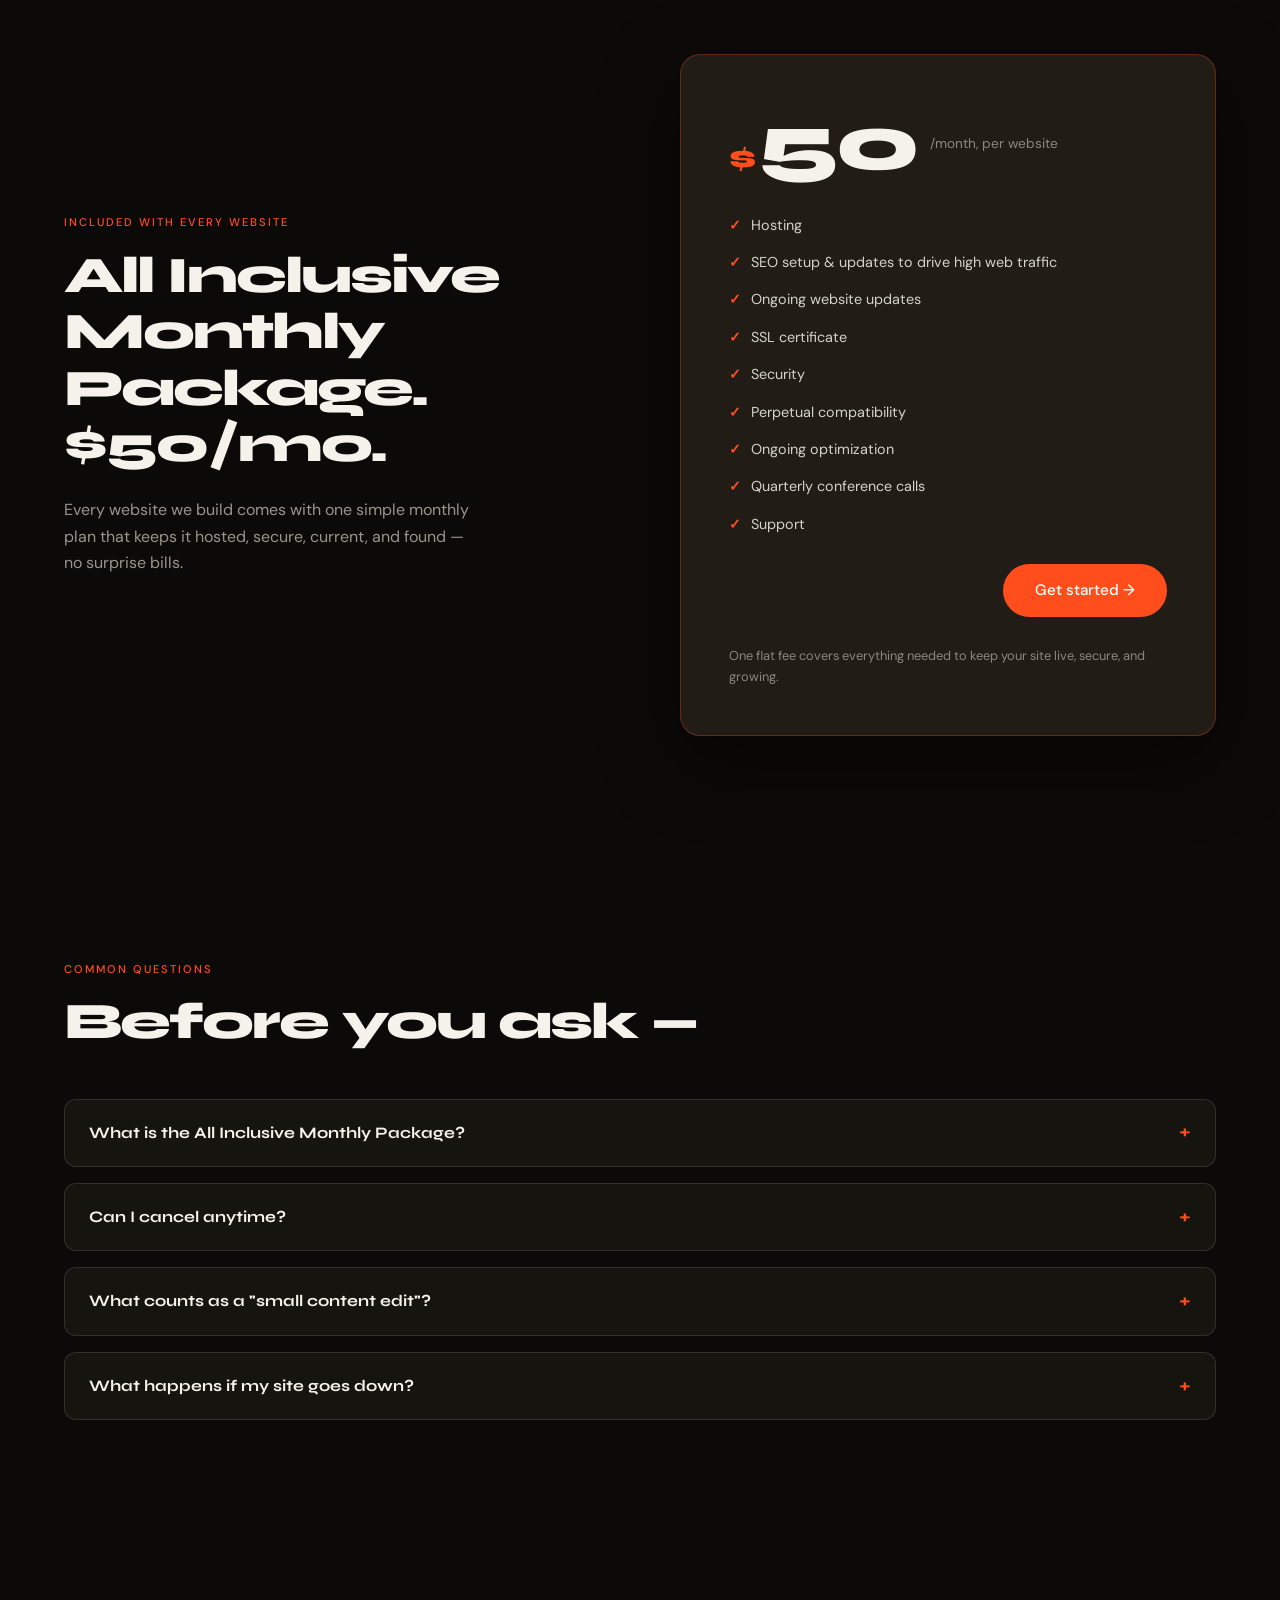
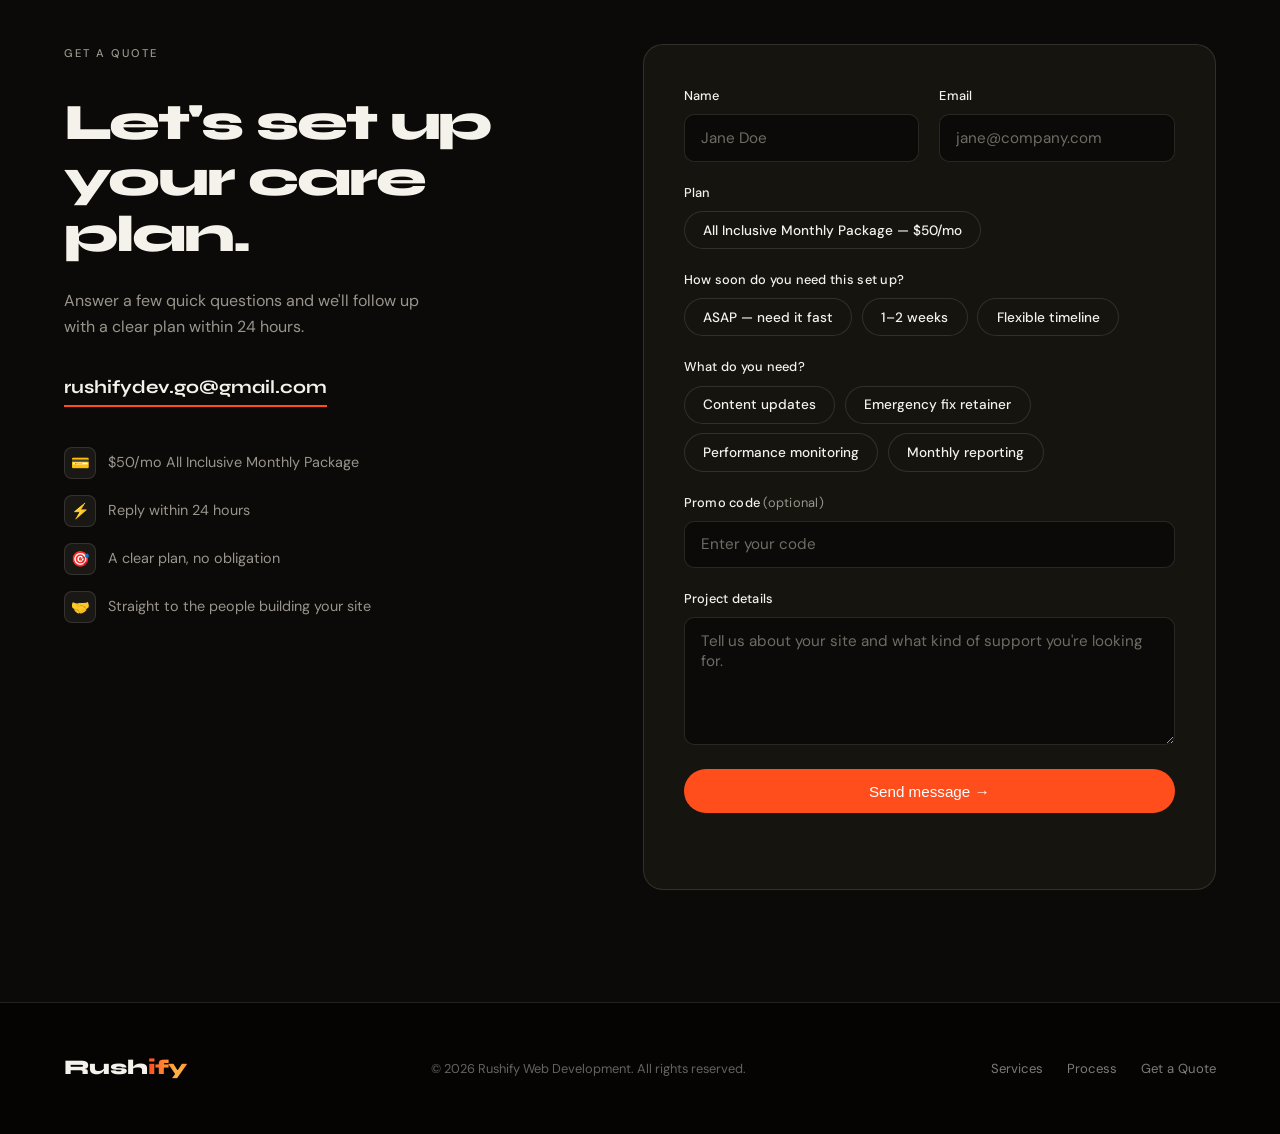
<file: maintenance-support.html>
<!DOCTYPE html>
<html lang="en">
<head>
<meta charset="UTF-8">
<meta name="viewport" content="width=device-width, initial-scale=1.0">
<meta name="color-scheme" content="dark">
<title>Bay Area Website Maintenance Plans & Monthly Support — $50/mo | Rushify</title>
<meta name="description" content="Monthly website maintenance plans for Bay Area businesses — updates, backups, security monitoring, and priority support. All Inclusive Monthly Package: $50/mo.">
<link rel="canonical" href="https://rushifydev.com/maintenance-support.html">

<meta property="og:title" content="Bay Area Website Maintenance Plans & Monthly Support — $50/mo | Rushify">
<meta property="og:description" content="Monthly website maintenance plans for Bay Area businesses — updates, backups, security monitoring, and priority support. All Inclusive Monthly Package: $50/mo.">
<meta property="og:type" content="website">
<meta property="og:url" content="https://rushifydev.com/maintenance-support.html">
<meta property="og:site_name" content="Rushify Web Development">
<meta name="twitter:card" content="summary">
<meta name="twitter:title" content="Bay Area Website Maintenance Plans & Monthly Support — $50/mo | Rushify">
<meta name="twitter:description" content="Monthly website maintenance plans for Bay Area businesses — updates, backups, security monitoring, and priority support. All Inclusive Monthly Package: $50/mo.">

<link rel="icon" type="image/svg+xml" href="data:image/svg+xml,%3Csvg xmlns='http://www.w3.org/2000/svg' viewBox='0 0 100 100'%3E%3Crect width='100' height='100' rx='24' fill='%230f0d0a'/%3E%3Ctext x='50' y='70' font-family='Arial, sans-serif' font-weight='800' font-size='60' fill='%23ff4d1c' text-anchor='middle'%3ER%3C/text%3E%3C/svg%3E">

<link rel="preconnect" href="https://fonts.googleapis.com">
<link rel="preconnect" href="https://fonts.gstatic.com" crossorigin>
<link href="https://fonts.googleapis.com/css2?family=Syne:wght@400;700;800&family=DM+Sans:ital,wght@0,300;0,400;0,500;1,300&display=swap" rel="stylesheet">
<link rel="stylesheet" href="styles.css">
<script type="application/ld+json">
{
  "@context": "https://schema.org",
  "@type": "BreadcrumbList",
  "itemListElement": [
    { "@type": "ListItem", "position": 1, "name": "Home", "item": "https://rushifydev.com/" },
    { "@type": "ListItem", "position": 2, "name": "Services", "item": "https://rushifydev.com/#services" },
    { "@type": "ListItem", "position": 3, "name": "Maintenance & Support", "item": "https://rushifydev.com/maintenance-support.html" }
  ]
}
</script>
<script type="application/ld+json">
{
  "@context": "https://schema.org",
  "@type": "Service",
  "serviceType": "Maintenance & Support",
  "name": "Maintenance & Support",
  "description": "Ongoing updates, security monitoring, and priority support — so your site stays fast and secure.",
  "provider": { "@type": "Organization", "name": "Rushify Web Development", "url": "https://rushifydev.com/", "email": "rushifydev.go@gmail.com" },
  "areaServed": { "@type": "Place", "name": "San Francisco Bay Area, California" },
  "offers": { "@type": "Offer", "priceCurrency": "USD", "price": "50", "priceSpecification": { "@type": "UnitPriceSpecification", "price": "50", "priceCurrency": "USD", "billingIncrement": "1", "unitCode": "MON" }, "url": "https://rushifydev.com/maintenance-support.html#pricing" }
}
</script>
<script type="application/ld+json">
{
  "@context": "https://schema.org",
  "@type": "FAQPage",
  "mainEntity": [
    { "@type": "Question", "name": "What is the All Inclusive Monthly Package?", "acceptedAnswer": { "@type": "Answer", "text": "A flat $50/month per website that covers hosting, SEO setup and updates to help drive high web traffic, ongoing website updates, SSL certificate, security, perpetual compatibility, ongoing optimization, quarterly conference calls, and support." } },
    { "@type": "Question", "name": "Can I cancel anytime?", "acceptedAnswer": { "@type": "Answer", "text": "Yes — plans are month-to-month with no long-term contract required." } },
    { "@type": "Question", "name": "What counts as a \"small content edit\"?", "acceptedAnswer": { "@type": "Answer", "text": "Things like updating text, swapping an image, or adjusting a price — larger changes are scoped separately." } },
    { "@type": "Question", "name": "What happens if my site goes down?", "acceptedAnswer": { "@type": "Answer", "text": "Uptime monitoring alerts us immediately, and priority support means we're on it right away." } }
  ]
}
</script>
</head>
<body>

<!-- NAV -->
<nav class="site-nav">
  <a href="index.html" class="logo">Rush<span>ify</span></a>
  <button class="nav-toggle" id="navToggle" aria-label="Toggle navigation menu" aria-expanded="false" aria-controls="navMenu">
    <span></span><span></span><span></span>
  </button>
  <ul id="navMenu">
    <li><a href="index.html#services">Services</a></li>
    <li><a href="index.html#process">Process</a></li>
    <li><a href="index.html#testimonials">Testimonials</a></li>
    <li><a href="index.html#why">Why Us</a></li>
    <li><a href="#quote" class="nav-cta">Get a Quote</a></li>
  </ul>
</nav>
<div class="nav-backdrop" id="navBackdrop"></div>

<!-- SERVICE HERO -->
<section class="service-hero">
  <div class="hero-glow hero-glow-1" aria-hidden="true"></div>
  <div class="hero-glow hero-glow-2" aria-hidden="true"></div>
  <div class="service-hero-inner">
    <a href="index.html#services" class="service-back">← All services</a>
    <p class="hero-label">Maintenance &amp; Support</p>
    <h1 class="service-title">Your site, kept fast, secure, and up to date.</h1>
    <p class="service-lede">Ongoing updates, monitoring, and priority support for Bay Area businesses — so your site stays healthy long after launch, without you having to think about it.</p>
    <div class="hero-actions">
      <a href="#quote" class="btn-primary">Get a quote →</a>
      <a href="#pricing" class="btn-ghost">See pricing <span>↓</span></a>
    </div>
  </div>
</section>

<!-- FEATURES -->
<section class="service-features">
  <div class="reveal">
    <p class="section-label">What's included</p>
    <h2 class="section-title">Set it up once.<br>We keep it running.</h2>
  </div>
  <div class="why-points">
    <div class="why-point reveal">
      <div class="why-point-icon">🔄</div>
      <div>
        <h4>Regular updates &amp; backups</h4>
        <p>Software, plugins, and dependencies kept current, with backups in place before anything changes.</p>
      </div>
    </div>
    <div class="why-point reveal">
      <div class="why-point-icon">🛡️</div>
      <div>
        <h4>Security monitoring</h4>
        <p>We watch for vulnerabilities and suspicious activity so small issues don't turn into real problems.</p>
      </div>
    </div>
    <div class="why-point reveal">
      <div class="why-point-icon">📈</div>
      <div>
        <h4>Uptime monitoring</h4>
        <p>Automated checks alert us the moment your site goes down, so downtime gets caught early.</p>
      </div>
    </div>
    <div class="why-point reveal">
      <div class="why-point-icon">🤝</div>
      <div>
        <h4>Priority support</h4>
        <p>Direct access to the people who built your site, with fast turnaround when something needs attention.</p>
      </div>
    </div>
  </div>
</section>

<!-- ALL INCLUSIVE MONTHLY PACKAGE -->
<section class="pricing" id="pricing">
  <div class="pricing-inner">
    <div class="reveal">
      <p class="section-label">Included with every website</p>
      <h2 class="section-title">All Inclusive Monthly Package. $50/mo.</h2>
      <p class="pricing-note">Every website we build comes with one simple monthly plan that keeps it hosted, secure, current, and found — no surprise bills.</p>
    </div>
    <div class="pricing-card reveal-right">
      <div class="pricing-price">
        <span class="pricing-currency">$</span>
        <span class="pricing-amount">50</span>
        <span class="pricing-period">/month, per website</span>
      </div>
      <ul class="pricing-features">
        <li><span class="pricing-check" aria-hidden="true">✓</span> Hosting</li>
        <li><span class="pricing-check" aria-hidden="true">✓</span> SEO setup &amp; updates to drive high web traffic</li>
        <li><span class="pricing-check" aria-hidden="true">✓</span> Ongoing website updates</li>
        <li><span class="pricing-check" aria-hidden="true">✓</span> SSL certificate</li>
        <li><span class="pricing-check" aria-hidden="true">✓</span> Security</li>
        <li><span class="pricing-check" aria-hidden="true">✓</span> Perpetual compatibility</li>
        <li><span class="pricing-check" aria-hidden="true">✓</span> Ongoing optimization</li>
        <li><span class="pricing-check" aria-hidden="true">✓</span> Quarterly conference calls</li>
        <li><span class="pricing-check" aria-hidden="true">✓</span> Support</li>
      </ul>
      <a href="#quote" class="btn-primary pricing-cta">Get started →</a>
      <p class="pricing-fineprint">One flat fee covers everything needed to keep your site live, secure, and growing.</p>
    </div>
  </div>
</section>

<!-- FAQ -->
<section class="service-faq">
  <div class="reveal">
    <p class="section-label">Common questions</p>
    <h2 class="section-title">Before you ask —</h2>
  </div>
  <div class="faq-list">
    <details class="faq-item reveal">
      <summary>What is the All Inclusive Monthly Package?</summary>
      <p>A flat $50/month per website that covers hosting, SEO setup and updates to help drive high web traffic, ongoing website updates, SSL certificate, security, perpetual compatibility, ongoing optimization, quarterly conference calls, and support.</p>
    </details>
    <details class="faq-item reveal">
      <summary>Can I cancel anytime?</summary>
      <p>Yes — plans are month-to-month with no long-term contract required.</p>
    </details>
    <details class="faq-item reveal">
      <summary>What counts as a "small content edit"?</summary>
      <p>Things like updating text, swapping an image, or adjusting a price — larger changes are scoped separately.</p>
    </details>
    <details class="faq-item reveal">
      <summary>What happens if my site goes down?</summary>
      <p>Uptime monitoring alerts us immediately, and priority support means we're on it right away.</p>
    </details>
  </div>
</section>

<!-- QUOTE FORM -->
<section class="contact" id="quote">
  <div class="contact-inner">
    <div class="contact-info reveal">
      <p class="section-label">Get a quote</p>
      <h2 class="section-title">Let's set up<br>your care plan.</h2>
      <p>Answer a few quick questions and we'll follow up with a clear plan within 24 hours.</p>

      <a href="mailto:rushifydev.go@gmail.com" class="contact-email-link">rushifydev.go@gmail.com</a>

      <ul class="contact-expect">
        <li><span class="contact-expect-icon">💳</span> $50/mo All Inclusive Monthly Package</li>
        <li><span class="contact-expect-icon">⚡</span> Reply within 24 hours</li>
        <li><span class="contact-expect-icon">🎯</span> A clear plan, no obligation</li>
        <li><span class="contact-expect-icon">🤝</span> Straight to the people building your site</li>
      </ul>
    </div>

    <form class="contact-form reveal" id="quoteForm" action="https://formsubmit.co/ajax/rushifydev.go@gmail.com" method="POST" novalidate>
      <input type="hidden" name="_subject" value="🚀 New Maintenance & Support quote — Rushify">
      <input type="hidden" name="_template" value="table">
      <input type="hidden" name="_captcha" value="false">
      <input type="hidden" name="_autoresponse" value="Thanks for reaching out to Rushify! We've received your message and will get back to you within 24 hours with next steps.">
      <input type="hidden" name="Monthly Package" value="All Inclusive Monthly Package - $50/mo">
      <input type="hidden" name="Service" value="Maintenance & Support">
      <input type="text" name="_honey" style="display:none" tabindex="-1" autocomplete="off">

      <div class="form-row">
        <div class="form-field">
          <label for="name">Name</label>
          <input type="text" id="name" name="Name" placeholder="Jane Doe" required>
        </div>
        <div class="form-field">
          <label for="email">Email</label>
          <input type="email" id="email" name="Email" placeholder="jane@company.com" required>
        </div>
      </div>

      <div class="form-field">
        <label>Plan</label>
        <input type="hidden" name="Budget" id="budgetValue">
        <div class="option-group" data-type="single" data-target="budgetValue">
          <button type="button" class="option-pill">All Inclusive Monthly Package — $50/mo</button>
        </div>
      </div>

      <div class="form-field">
        <label>How soon do you need this set up?</label>
        <input type="hidden" name="Timeline" id="timelineValue">
        <div class="option-group" data-type="single" data-target="timelineValue">
          <button type="button" class="option-pill">ASAP — need it fast</button>
          <button type="button" class="option-pill">1–2 weeks</button>
          <button type="button" class="option-pill">Flexible timeline</button>
        </div>
      </div>

      <div class="form-field">
        <label>What do you need?</label>
        <input type="hidden" name="Add-ons" id="addonsValue">
        <div class="option-group" data-type="multi" data-target="addonsValue">
          <button type="button" class="option-pill">Content updates</button>
          <button type="button" class="option-pill">Emergency fix retainer</button>
          <button type="button" class="option-pill">Performance monitoring</button>
          <button type="button" class="option-pill">Monthly reporting</button>
        </div>
      </div>

      <div class="form-field">
        <label for="promo">Promo code <span style="color:var(--mid);font-weight:400">(optional)</span></label>
        <input type="text" id="promo" name="Promo Code" placeholder="Enter your code" autocomplete="off">
      </div>

      <div class="form-field">
        <label for="message">Project details</label>
        <textarea id="message" name="Message" rows="5" placeholder="Tell us about your site and what kind of support you're looking for." required></textarea>
      </div>

      <button type="submit" class="btn-primary form-submit">
        <span class="btn-text">Send message →</span>
      </button>

      <p class="form-status" id="formStatus" role="status" aria-live="polite"></p>
    </form>

    <div class="form-success reveal" id="formSuccess" hidden>
      <div class="form-success-icon">✓</div>
      <h3>Message sent</h3>
      <p>Thanks for reaching out — we'll reply within 24 hours.</p>
    </div>
  </div>
</section>

<!-- FOOTER -->
<footer>
  <a href="index.html" class="logo">Rush<span>ify</span></a>
  <p>© 2026 Rushify Web Development. All rights reserved.</p>
  <nav>
    <ul>
      <li><a href="index.html#services">Services</a></li>
      <li><a href="index.html#process">Process</a></li>
      <li><a href="#quote">Get a Quote</a></li>
    </ul>
  </nav>
</footer>

<script src="script.js"></script>
</body>
</html>
</file>
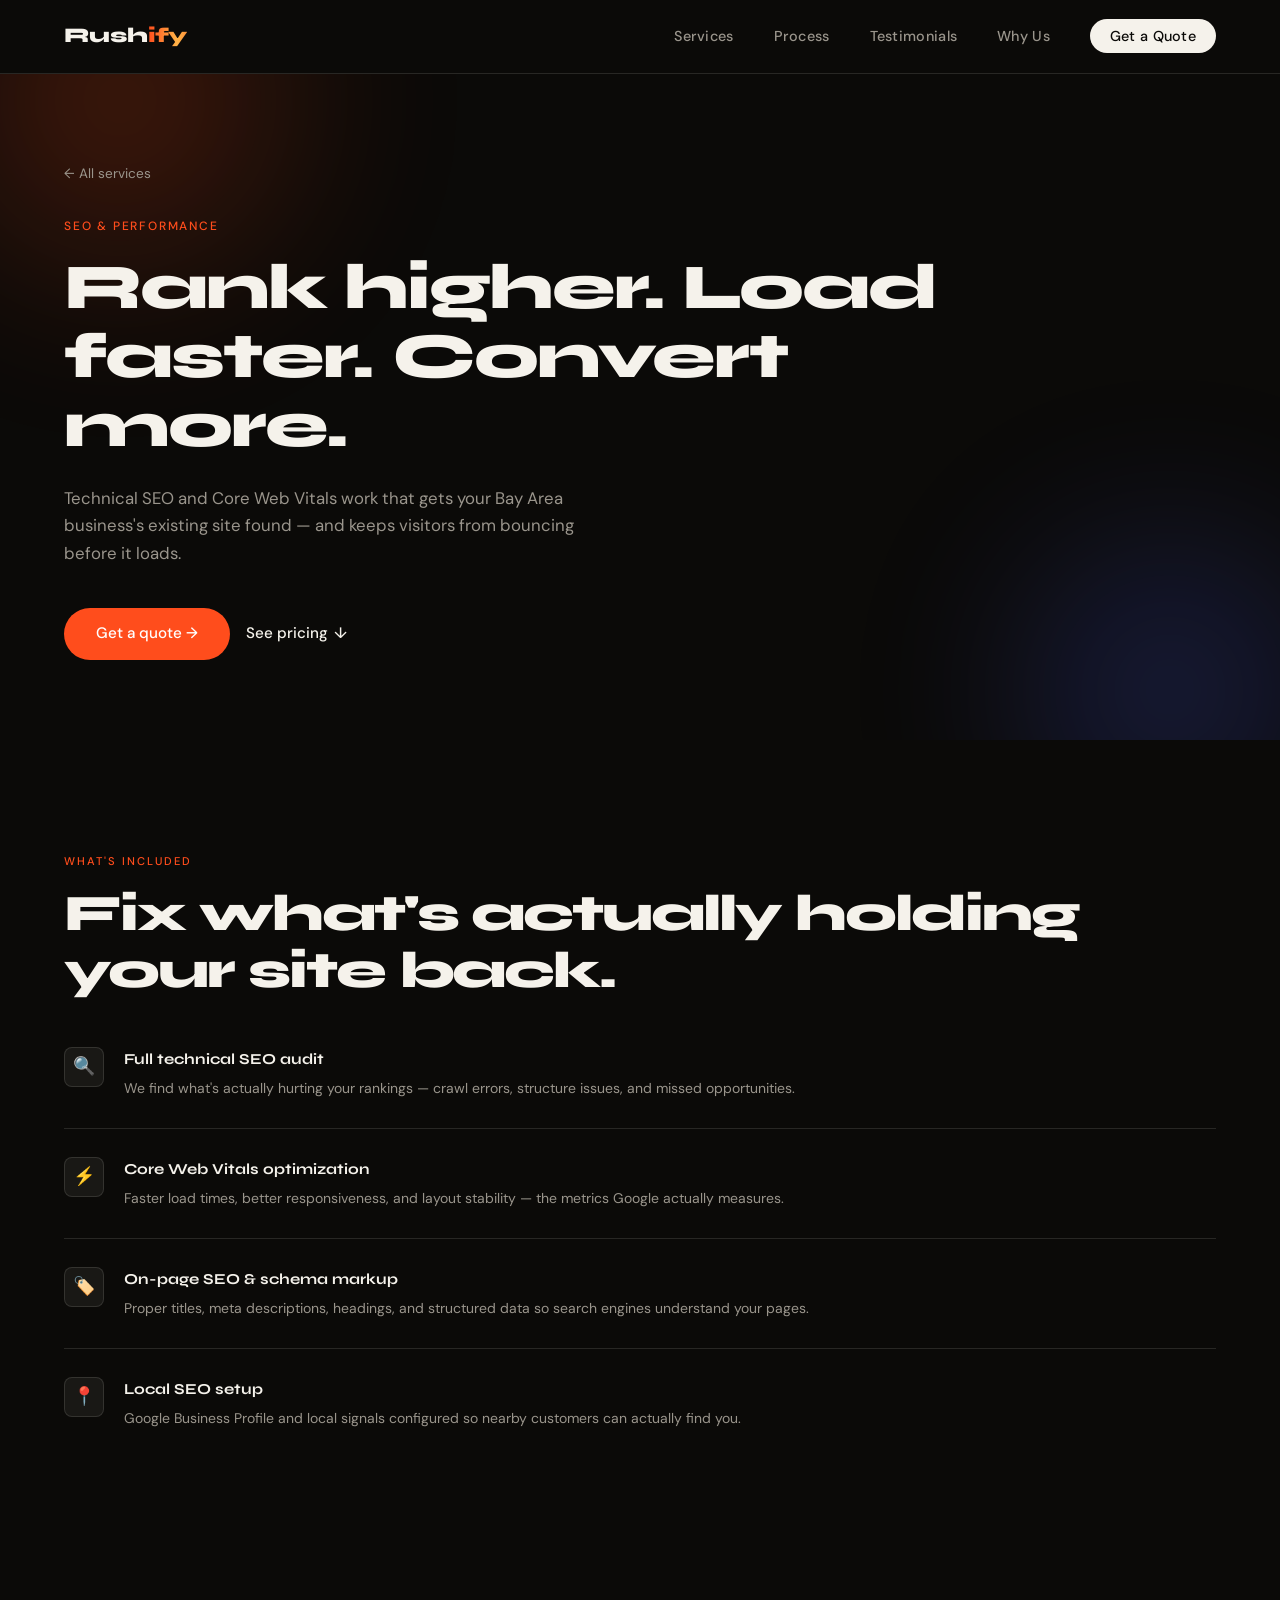
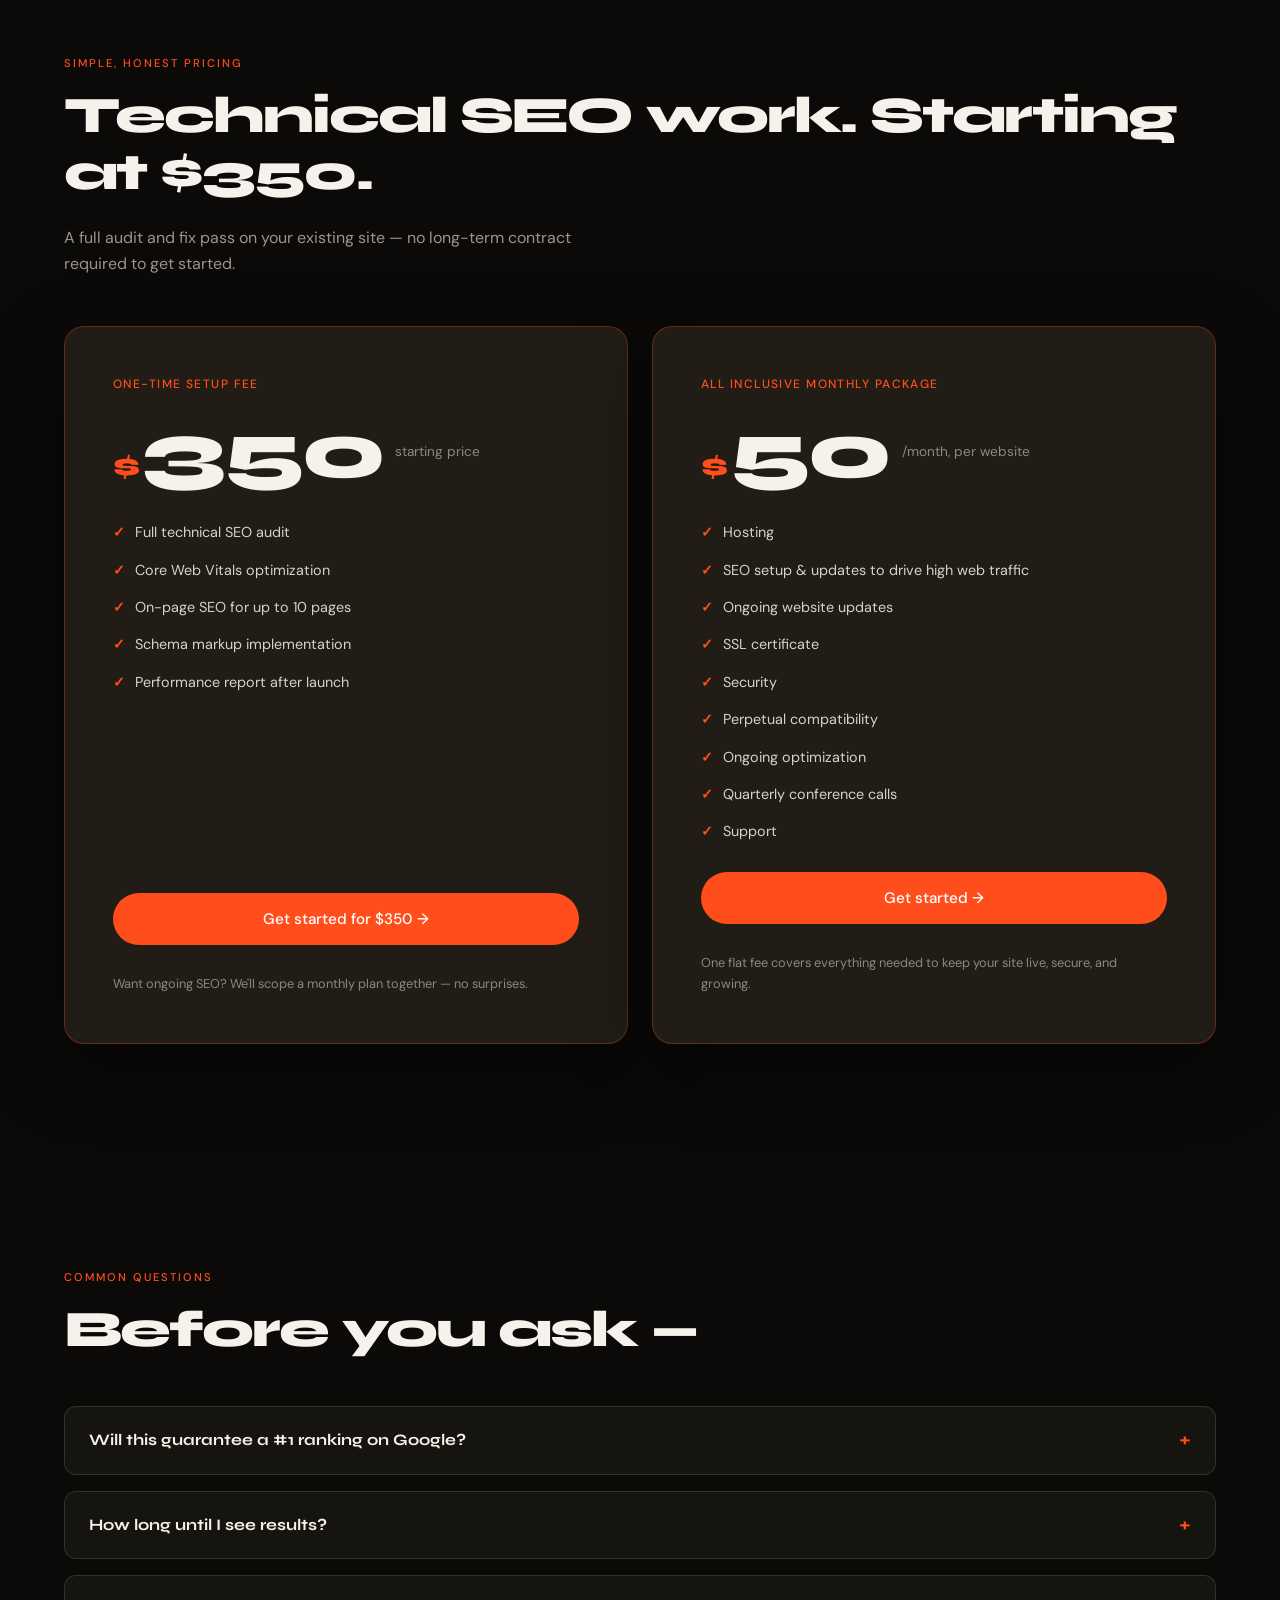
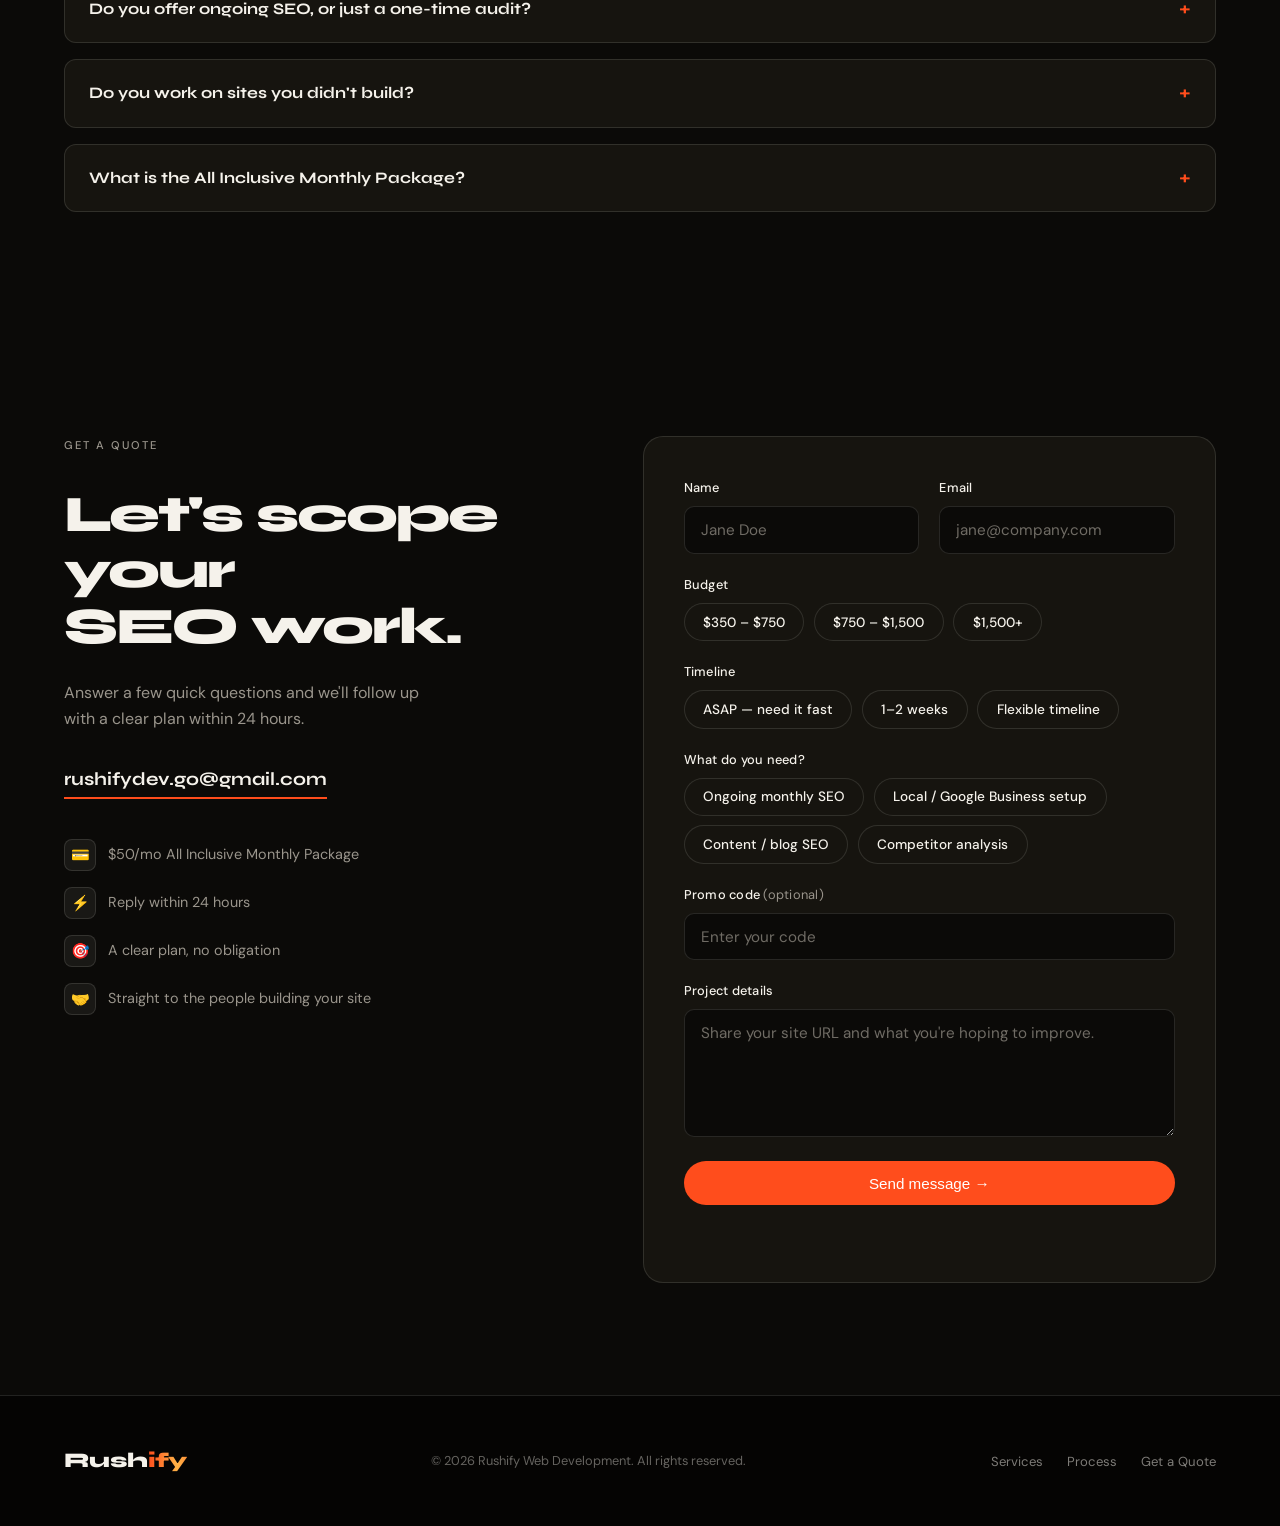
<file: seo-performance.html>
<!DOCTYPE html>
<html lang="en">
<head>
<meta charset="UTF-8">
<meta name="viewport" content="width=device-width, initial-scale=1.0">
<meta name="color-scheme" content="dark">
<title>Bay Area Technical SEO & Core Web Vitals Optimization Service | Rushify</title>
<meta name="description" content="Technical SEO audit and Core Web Vitals optimization for Bay Area businesses so your site ranks higher and loads faster. Starting at $350.">
<link rel="canonical" href="https://rushifydev.com/seo-performance.html">

<meta property="og:title" content="Bay Area Technical SEO & Core Web Vitals Optimization Service | Rushify">
<meta property="og:description" content="Technical SEO audit and Core Web Vitals optimization for Bay Area businesses so your site ranks higher and loads faster. Starting at $350.">
<meta property="og:type" content="website">
<meta property="og:url" content="https://rushifydev.com/seo-performance.html">
<meta property="og:site_name" content="Rushify Web Development">
<meta name="twitter:card" content="summary">
<meta name="twitter:title" content="Bay Area Technical SEO & Core Web Vitals Optimization Service | Rushify">
<meta name="twitter:description" content="Technical SEO audit and Core Web Vitals optimization for Bay Area businesses so your site ranks higher and loads faster. Starting at $350.">

<link rel="icon" type="image/svg+xml" href="data:image/svg+xml,%3Csvg xmlns='http://www.w3.org/2000/svg' viewBox='0 0 100 100'%3E%3Crect width='100' height='100' rx='24' fill='%230f0d0a'/%3E%3Ctext x='50' y='70' font-family='Arial, sans-serif' font-weight='800' font-size='60' fill='%23ff4d1c' text-anchor='middle'%3ER%3C/text%3E%3C/svg%3E">

<link rel="preconnect" href="https://fonts.googleapis.com">
<link rel="preconnect" href="https://fonts.gstatic.com" crossorigin>
<link href="https://fonts.googleapis.com/css2?family=Syne:wght@400;700;800&family=DM+Sans:ital,wght@0,300;0,400;0,500;1,300&display=swap" rel="stylesheet">
<link rel="stylesheet" href="styles.css">
<script type="application/ld+json">
{
  "@context": "https://schema.org",
  "@type": "BreadcrumbList",
  "itemListElement": [
    { "@type": "ListItem", "position": 1, "name": "Home", "item": "https://rushifydev.com/" },
    { "@type": "ListItem", "position": 2, "name": "Services", "item": "https://rushifydev.com/#services" },
    { "@type": "ListItem", "position": 3, "name": "SEO & Performance", "item": "https://rushifydev.com/seo-performance.html" }
  ]
}
</script>
<script type="application/ld+json">
{
  "@context": "https://schema.org",
  "@type": "Service",
  "serviceType": "SEO & Performance",
  "name": "SEO & Performance",
  "description": "Technical SEO and Core Web Vitals optimization so your site ranks higher and loads in a flash.",
  "provider": { "@type": "Organization", "name": "Rushify Web Development", "url": "https://rushifydev.com/", "email": "rushifydev.go@gmail.com" },
  "areaServed": { "@type": "Place", "name": "San Francisco Bay Area, California" },
  "offers": { "@type": "Offer", "priceCurrency": "USD", "price": "350", "url": "https://rushifydev.com/seo-performance.html#pricing" }
}
</script>
<script type="application/ld+json">
{
  "@context": "https://schema.org",
  "@type": "FAQPage",
  "mainEntity": [
    { "@type": "Question", "name": "Will this guarantee a #1 ranking on Google?", "acceptedAnswer": { "@type": "Answer", "text": "No one can honestly guarantee rankings — what we deliver is a technically sound, fast site with proper on-page SEO, which is what actually moves rankings over time." } },
    { "@type": "Question", "name": "How long until I see results?", "acceptedAnswer": { "@type": "Answer", "text": "Technical fixes often show up in Core Web Vitals immediately; ranking improvements from SEO work typically take 4–12 weeks to show in Search." } },
    { "@type": "Question", "name": "Do you offer ongoing SEO, or just a one-time audit?", "acceptedAnswer": { "@type": "Answer", "text": "Both — the $350 starting price covers a full audit and fix pass, and ongoing monthly SEO is available as an add-on." } },
    { "@type": "Question", "name": "Do you work on sites you didn't build?", "acceptedAnswer": { "@type": "Answer", "text": "Yes — SEO & Performance work is available for any existing site, regardless of who built it." } },
    { "@type": "Question", "name": "What is the All Inclusive Monthly Package?", "acceptedAnswer": { "@type": "Answer", "text": "A flat $50/month per website that covers hosting, SEO setup and updates to help drive high web traffic, ongoing website updates, SSL certificate, security, perpetual compatibility, ongoing optimization, quarterly conference calls, and support." } }
  ]
}
</script>
</head>
<body>

<!-- NAV -->
<nav class="site-nav">
  <a href="index.html" class="logo">Rush<span>ify</span></a>
  <button class="nav-toggle" id="navToggle" aria-label="Toggle navigation menu" aria-expanded="false" aria-controls="navMenu">
    <span></span><span></span><span></span>
  </button>
  <ul id="navMenu">
    <li><a href="index.html#services">Services</a></li>
    <li><a href="index.html#process">Process</a></li>
    <li><a href="index.html#testimonials">Testimonials</a></li>
    <li><a href="index.html#why">Why Us</a></li>
    <li><a href="#quote" class="nav-cta">Get a Quote</a></li>
  </ul>
</nav>
<div class="nav-backdrop" id="navBackdrop"></div>

<!-- SERVICE HERO -->
<section class="service-hero">
  <div class="hero-glow hero-glow-1" aria-hidden="true"></div>
  <div class="hero-glow hero-glow-2" aria-hidden="true"></div>
  <div class="service-hero-inner">
    <a href="index.html#services" class="service-back">← All services</a>
    <p class="hero-label">SEO &amp; Performance</p>
    <h1 class="service-title">Rank higher. Load faster. Convert more.</h1>
    <p class="service-lede">Technical SEO and Core Web Vitals work that gets your Bay Area business's existing site found — and keeps visitors from bouncing before it loads.</p>
    <div class="hero-actions">
      <a href="#quote" class="btn-primary">Get a quote →</a>
      <a href="#pricing" class="btn-ghost">See pricing <span>↓</span></a>
    </div>
  </div>
</section>

<!-- FEATURES -->
<section class="service-features">
  <div class="reveal">
    <p class="section-label">What's included</p>
    <h2 class="section-title">Fix what's actually holding<br>your site back.</h2>
  </div>
  <div class="why-points">
    <div class="why-point reveal">
      <div class="why-point-icon">🔍</div>
      <div>
        <h4>Full technical SEO audit</h4>
        <p>We find what's actually hurting your rankings — crawl errors, structure issues, and missed opportunities.</p>
      </div>
    </div>
    <div class="why-point reveal">
      <div class="why-point-icon">⚡</div>
      <div>
        <h4>Core Web Vitals optimization</h4>
        <p>Faster load times, better responsiveness, and layout stability — the metrics Google actually measures.</p>
      </div>
    </div>
    <div class="why-point reveal">
      <div class="why-point-icon">🏷️</div>
      <div>
        <h4>On-page SEO &amp; schema markup</h4>
        <p>Proper titles, meta descriptions, headings, and structured data so search engines understand your pages.</p>
      </div>
    </div>
    <div class="why-point reveal">
      <div class="why-point-icon">📍</div>
      <div>
        <h4>Local SEO setup</h4>
        <p>Google Business Profile and local signals configured so nearby customers can actually find you.</p>
      </div>
    </div>
  </div>
</section>

<!-- PRICING -->
<section class="pricing" id="pricing">
  <div class="pricing-inner pricing-duo">
    <div class="reveal pricing-head">
      <p class="section-label">Simple, honest pricing</p>
      <h2 class="section-title">Technical SEO work. Starting at $350.</h2>
      <p class="pricing-note">A full audit and fix pass on your existing site — no long-term contract required to get started.</p>
    </div>
    <div class="pricing-cards">
    <div class="pricing-card reveal-right">
      <p class="pricing-tag">One-time setup fee</p>
      <div class="pricing-price">
        <span class="pricing-currency">$</span>
        <span class="pricing-amount">350</span>
        <span class="pricing-period">starting price</span>
      </div>
      <ul class="pricing-features">
        <li><span class="pricing-check" aria-hidden="true">✓</span> Full technical SEO audit</li>
        <li><span class="pricing-check" aria-hidden="true">✓</span> Core Web Vitals optimization</li>
        <li><span class="pricing-check" aria-hidden="true">✓</span> On-page SEO for up to 10 pages</li>
        <li><span class="pricing-check" aria-hidden="true">✓</span> Schema markup implementation</li>
        <li><span class="pricing-check" aria-hidden="true">✓</span> Performance report after launch</li>
      </ul>
      <a href="#quote" class="btn-primary pricing-cta">Get started for $350 →</a>
      <p class="pricing-fineprint">Want ongoing SEO? We'll scope a monthly plan together — no surprises.</p>
    </div>
    <div id="monthly-package" class="pricing-card reveal-right">
      <p class="pricing-tag">All Inclusive Monthly Package</p>
      <div class="pricing-price">
        <span class="pricing-currency">$</span>
        <span class="pricing-amount">50</span>
        <span class="pricing-period">/month, per website</span>
      </div>
      <ul class="pricing-features">
        <li><span class="pricing-check" aria-hidden="true">✓</span> Hosting</li>
        <li><span class="pricing-check" aria-hidden="true">✓</span> SEO setup &amp; updates to drive high web traffic</li>
        <li><span class="pricing-check" aria-hidden="true">✓</span> Ongoing website updates</li>
        <li><span class="pricing-check" aria-hidden="true">✓</span> SSL certificate</li>
        <li><span class="pricing-check" aria-hidden="true">✓</span> Security</li>
        <li><span class="pricing-check" aria-hidden="true">✓</span> Perpetual compatibility</li>
        <li><span class="pricing-check" aria-hidden="true">✓</span> Ongoing optimization</li>
        <li><span class="pricing-check" aria-hidden="true">✓</span> Quarterly conference calls</li>
        <li><span class="pricing-check" aria-hidden="true">✓</span> Support</li>
      </ul>
      <a href="#quote" class="btn-primary pricing-cta">Get started →</a>
      <p class="pricing-fineprint">One flat fee covers everything needed to keep your site live, secure, and growing.</p>
    </div>
    </div>
  </div>
</section>

<!-- FAQ -->
<section class="service-faq">
  <div class="reveal">
    <p class="section-label">Common questions</p>
    <h2 class="section-title">Before you ask —</h2>
  </div>
  <div class="faq-list">
    <details class="faq-item reveal">
      <summary>Will this guarantee a #1 ranking on Google?</summary>
      <p>No one can honestly guarantee rankings — what we deliver is a technically sound, fast site with proper on-page SEO, which is what actually moves rankings over time.</p>
    </details>
    <details class="faq-item reveal">
      <summary>How long until I see results?</summary>
      <p>Technical fixes often show up in Core Web Vitals immediately; ranking improvements from SEO work typically take 4–12 weeks to show in Search.</p>
    </details>
    <details class="faq-item reveal">
      <summary>Do you offer ongoing SEO, or just a one-time audit?</summary>
      <p>Both — the $350 starting price covers a full audit and fix pass, and ongoing monthly SEO is available as an add-on.</p>
    </details>
    <details class="faq-item reveal">
      <summary>Do you work on sites you didn't build?</summary>
      <p>Yes — SEO & Performance work is available for any existing site, regardless of who built it.</p>
    </details>
    <details class="faq-item reveal">
      <summary>What is the All Inclusive Monthly Package?</summary>
      <p>A flat $50/month per website that covers hosting, SEO setup and updates to help drive high web traffic, ongoing website updates, SSL certificate, security, perpetual compatibility, ongoing optimization, quarterly conference calls, and support.</p>
    </details>
  </div>
</section>

<!-- QUOTE FORM -->
<section class="contact" id="quote">
  <div class="contact-inner">
    <div class="contact-info reveal">
      <p class="section-label">Get a quote</p>
      <h2 class="section-title">Let's scope your<br>SEO work.</h2>
      <p>Answer a few quick questions and we'll follow up with a clear plan within 24 hours.</p>

      <a href="mailto:rushifydev.go@gmail.com" class="contact-email-link">rushifydev.go@gmail.com</a>

      <ul class="contact-expect">
        <li><span class="contact-expect-icon">💳</span> $50/mo All Inclusive Monthly Package</li>
        <li><span class="contact-expect-icon">⚡</span> Reply within 24 hours</li>
        <li><span class="contact-expect-icon">🎯</span> A clear plan, no obligation</li>
        <li><span class="contact-expect-icon">🤝</span> Straight to the people building your site</li>
      </ul>
    </div>

    <form class="contact-form reveal" id="quoteForm" action="https://formsubmit.co/ajax/rushifydev.go@gmail.com" method="POST" novalidate>
      <input type="hidden" name="_subject" value="🚀 New SEO & Performance quote — Rushify">
      <input type="hidden" name="_template" value="table">
      <input type="hidden" name="_captcha" value="false">
      <input type="hidden" name="_autoresponse" value="Thanks for reaching out to Rushify! We've received your message and will get back to you within 24 hours with next steps.">
      <input type="hidden" name="Monthly Package" value="All Inclusive Monthly Package - $50/mo">
      <input type="hidden" name="Service" value="SEO & Performance">
      <input type="text" name="_honey" style="display:none" tabindex="-1" autocomplete="off">

      <div class="form-row">
        <div class="form-field">
          <label for="name">Name</label>
          <input type="text" id="name" name="Name" placeholder="Jane Doe" required>
        </div>
        <div class="form-field">
          <label for="email">Email</label>
          <input type="email" id="email" name="Email" placeholder="jane@company.com" required>
        </div>
      </div>

      <div class="form-field">
        <label>Budget</label>
        <input type="hidden" name="Budget" id="budgetValue">
        <div class="option-group" data-type="single" data-target="budgetValue">
          <button type="button" class="option-pill">$350 – $750</button>
          <button type="button" class="option-pill">$750 – $1,500</button>
          <button type="button" class="option-pill">$1,500+</button>
        </div>
      </div>

      <div class="form-field">
        <label>Timeline</label>
        <input type="hidden" name="Timeline" id="timelineValue">
        <div class="option-group" data-type="single" data-target="timelineValue">
          <button type="button" class="option-pill">ASAP — need it fast</button>
          <button type="button" class="option-pill">1–2 weeks</button>
          <button type="button" class="option-pill">Flexible timeline</button>
        </div>
      </div>

      <div class="form-field">
        <label>What do you need?</label>
        <input type="hidden" name="Add-ons" id="addonsValue">
        <div class="option-group" data-type="multi" data-target="addonsValue">
          <button type="button" class="option-pill">Ongoing monthly SEO</button>
          <button type="button" class="option-pill">Local / Google Business setup</button>
          <button type="button" class="option-pill">Content / blog SEO</button>
          <button type="button" class="option-pill">Competitor analysis</button>
        </div>
      </div>

      <div class="form-field">
        <label for="promo">Promo code <span style="color:var(--mid);font-weight:400">(optional)</span></label>
        <input type="text" id="promo" name="Promo Code" placeholder="Enter your code" autocomplete="off">
      </div>

      <div class="form-field">
        <label for="message">Project details</label>
        <textarea id="message" name="Message" rows="5" placeholder="Share your site URL and what you're hoping to improve." required></textarea>
      </div>

      <button type="submit" class="btn-primary form-submit">
        <span class="btn-text">Send message →</span>
      </button>

      <p class="form-status" id="formStatus" role="status" aria-live="polite"></p>
    </form>

    <div class="form-success reveal" id="formSuccess" hidden>
      <div class="form-success-icon">✓</div>
      <h3>Message sent</h3>
      <p>Thanks for reaching out — we'll reply within 24 hours.</p>
    </div>
  </div>
</section>

<!-- FOOTER -->
<footer>
  <a href="index.html" class="logo">Rush<span>ify</span></a>
  <p>© 2026 Rushify Web Development. All rights reserved.</p>
  <nav>
    <ul>
      <li><a href="index.html#services">Services</a></li>
      <li><a href="index.html#process">Process</a></li>
      <li><a href="#quote">Get a Quote</a></li>
    </ul>
  </nav>
</footer>

<script src="script.js"></script>
</body>
</html>
</file>
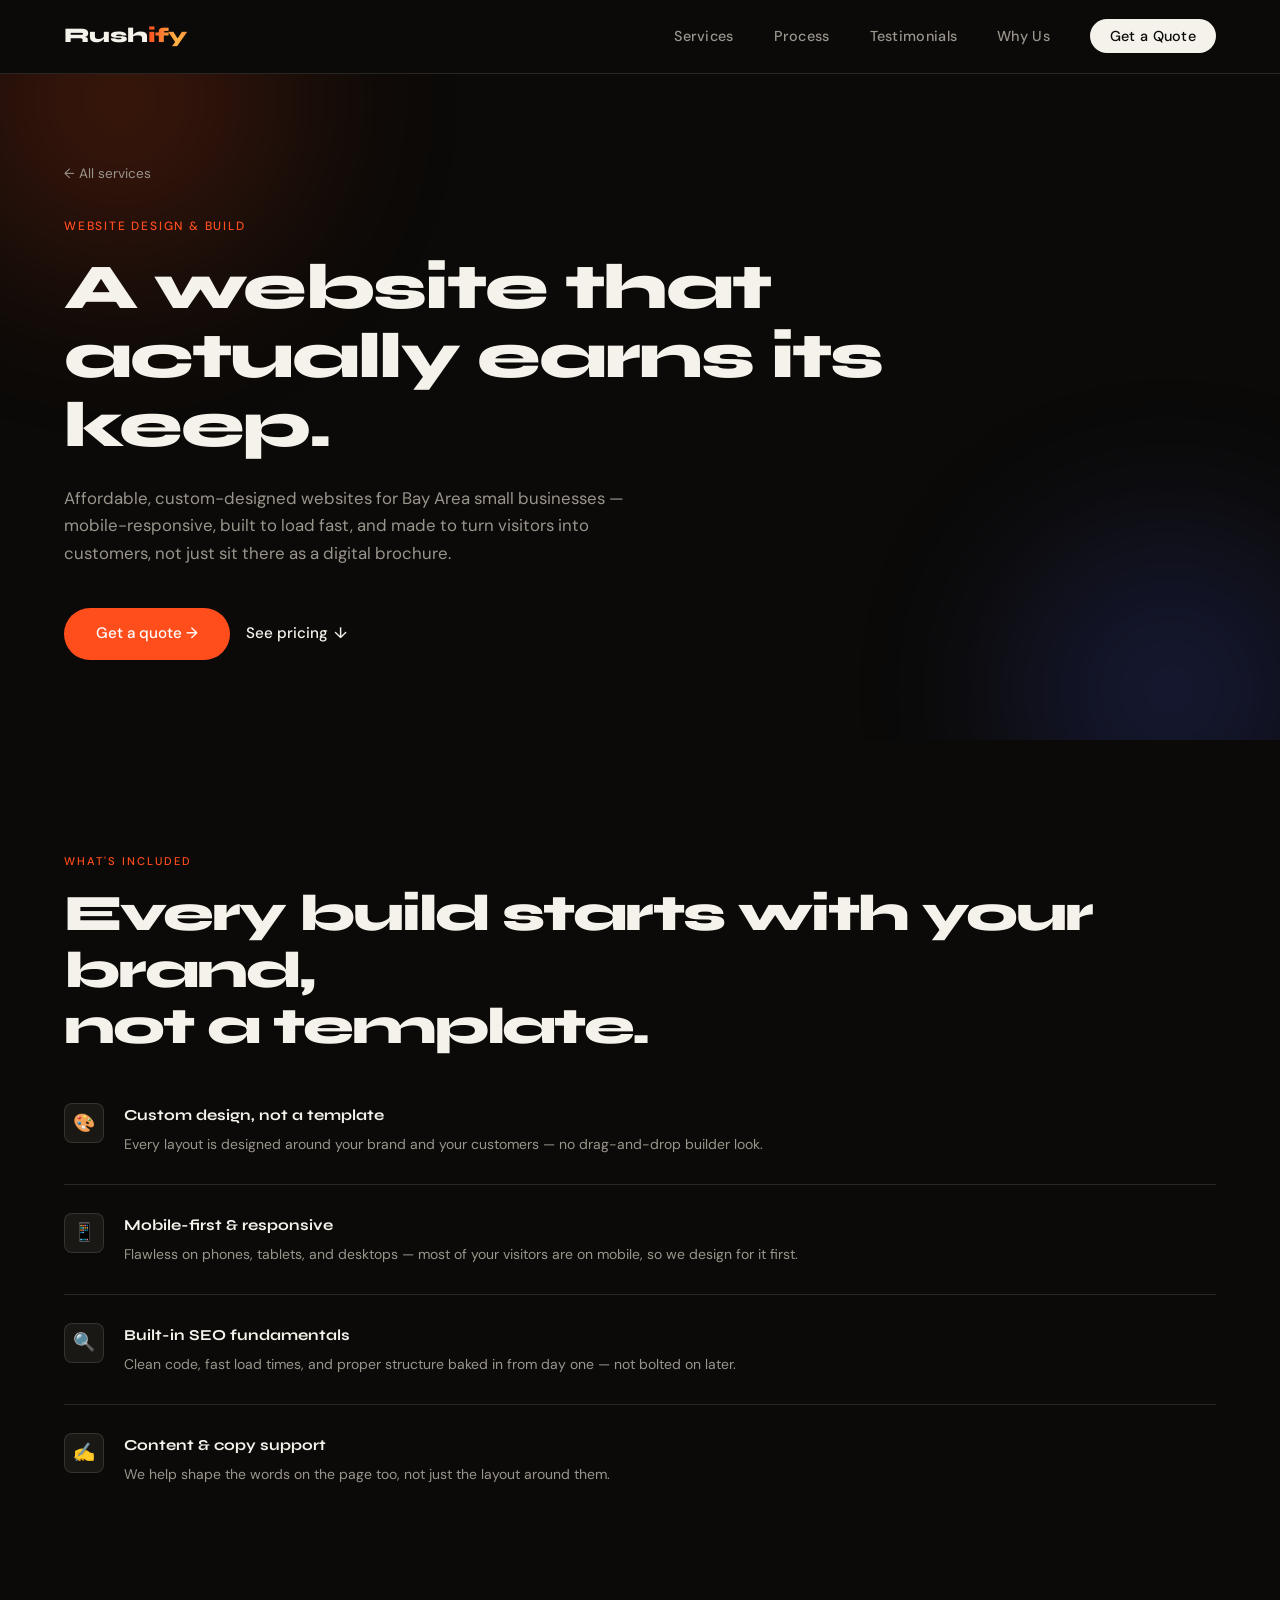
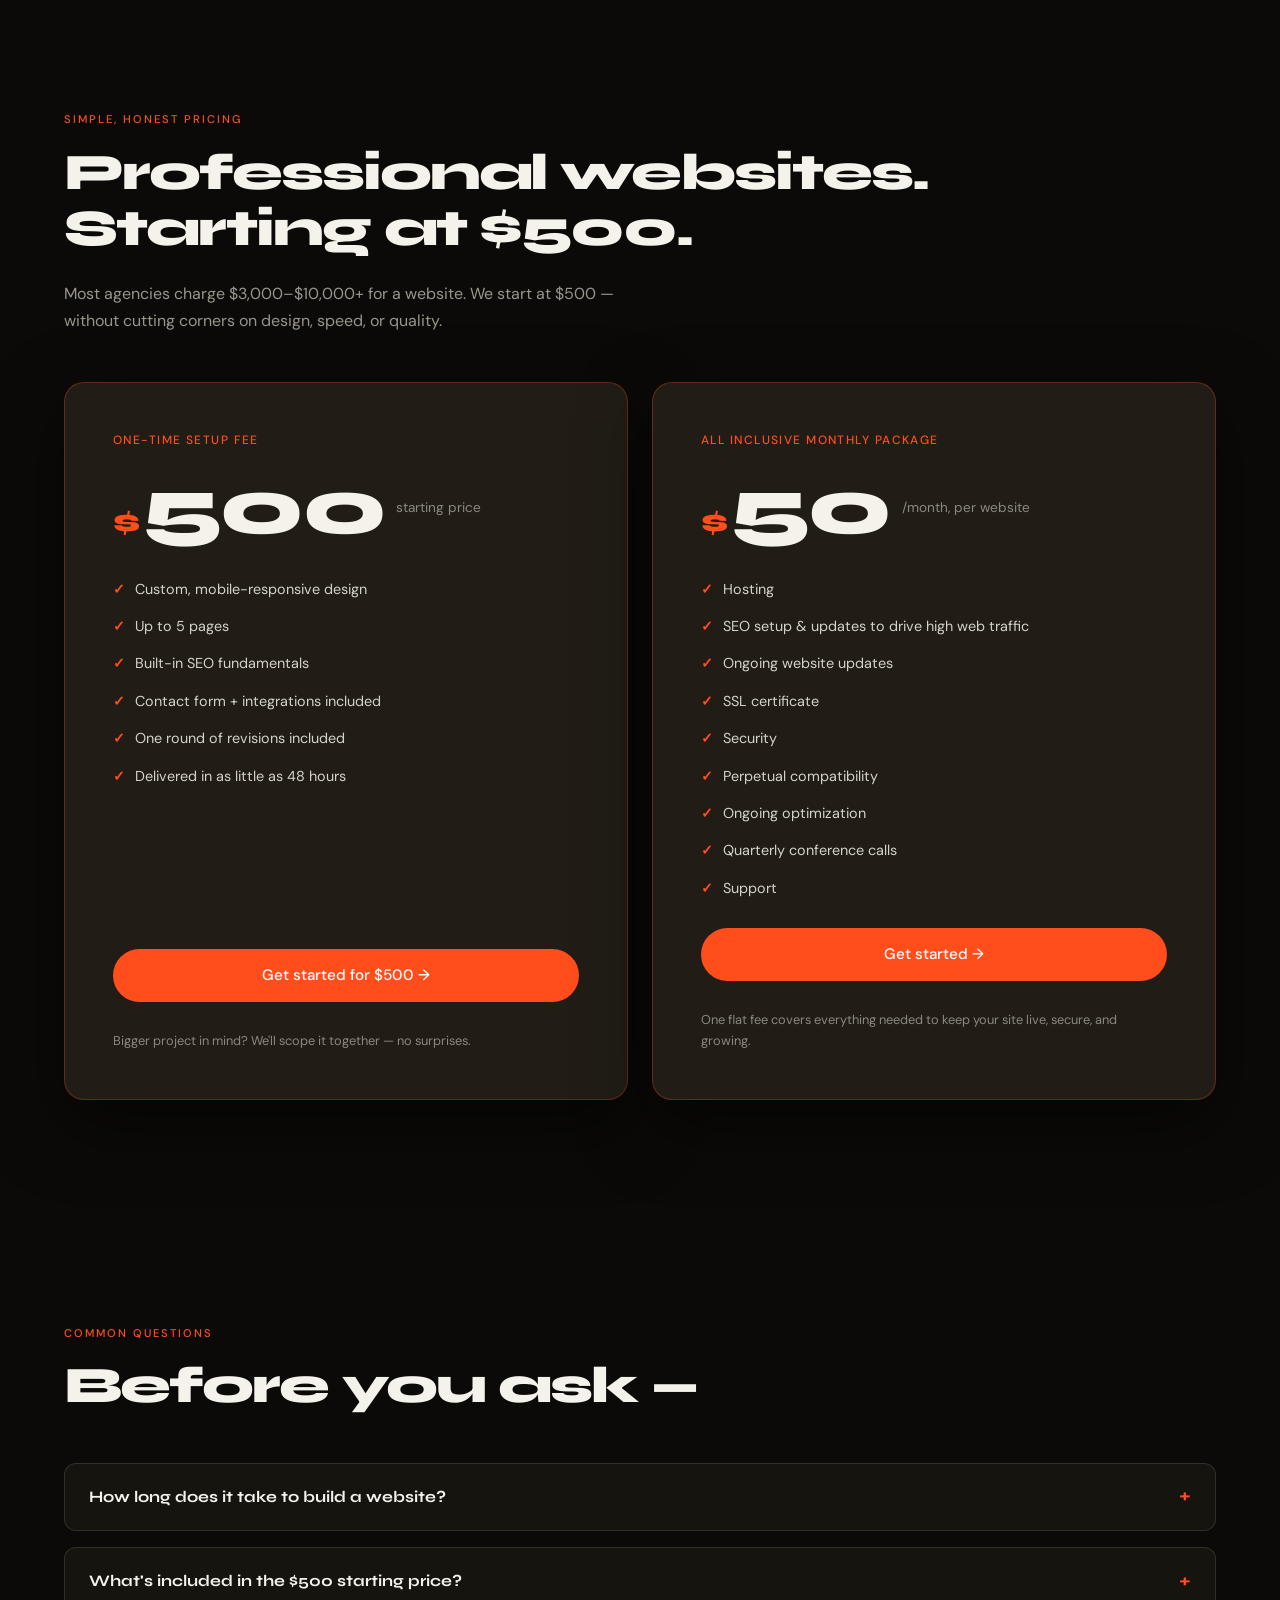
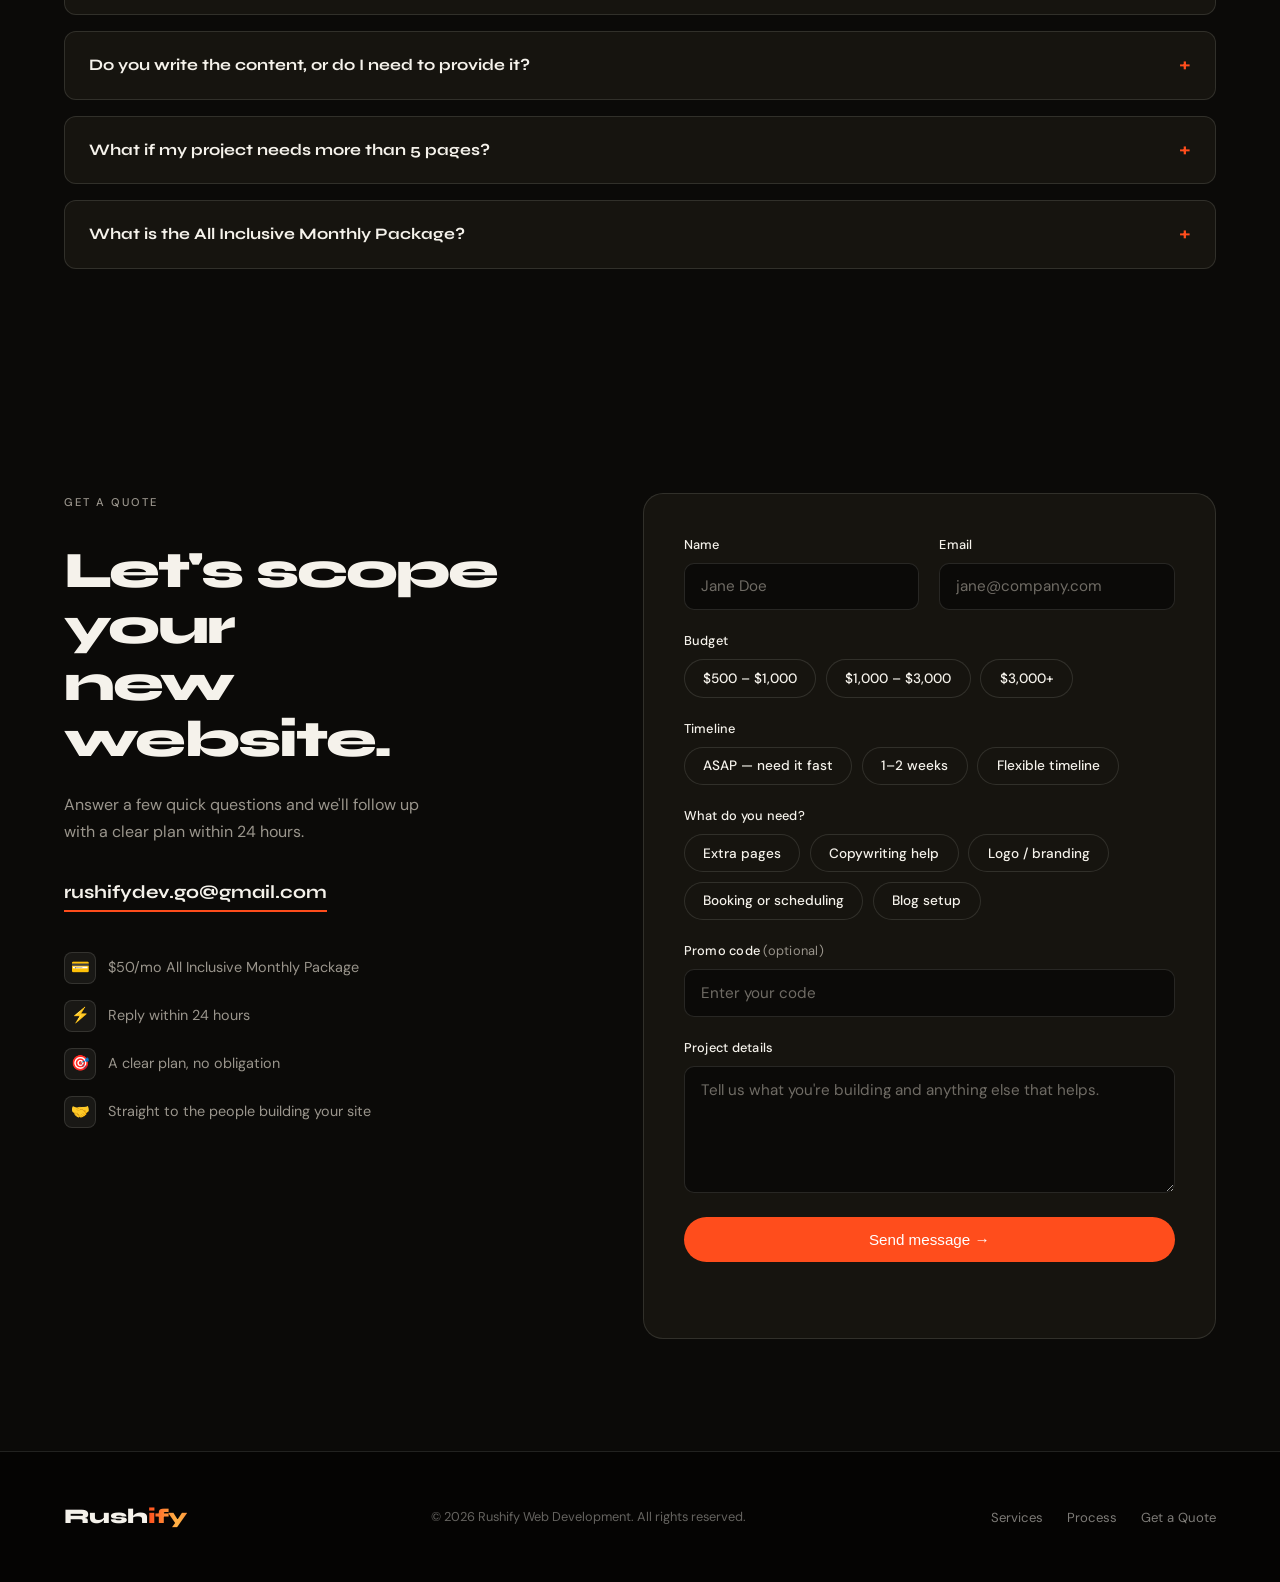
<file: website-design.html>
<!DOCTYPE html>
<html lang="en">
<head>
<meta charset="UTF-8">
<meta name="viewport" content="width=device-width, initial-scale=1.0">
<meta name="color-scheme" content="dark">
<title>Bay Area Website Design for Small Business — Starting at $500 | Rushify</title>
<meta name="description" content="Affordable, custom website design for Bay Area small businesses. Mobile-responsive sites built to load fast and convert visitors into customers. Starting at $500.">
<link rel="canonical" href="https://rushifydev.com/website-design.html">

<meta property="og:title" content="Bay Area Website Design for Small Business — Starting at $500 | Rushify">
<meta property="og:description" content="Affordable, custom website design for Bay Area small businesses. Mobile-responsive sites built to load fast and convert visitors into customers. Starting at $500.">
<meta property="og:type" content="website">
<meta property="og:url" content="https://rushifydev.com/website-design.html">
<meta property="og:site_name" content="Rushify Web Development">
<meta name="twitter:card" content="summary">
<meta name="twitter:title" content="Bay Area Website Design for Small Business — Starting at $500 | Rushify">
<meta name="twitter:description" content="Affordable, custom website design for Bay Area small businesses. Mobile-responsive sites built to load fast and convert visitors into customers. Starting at $500.">

<link rel="icon" type="image/svg+xml" href="data:image/svg+xml,%3Csvg xmlns='http://www.w3.org/2000/svg' viewBox='0 0 100 100'%3E%3Crect width='100' height='100' rx='24' fill='%230f0d0a'/%3E%3Ctext x='50' y='70' font-family='Arial, sans-serif' font-weight='800' font-size='60' fill='%23ff4d1c' text-anchor='middle'%3ER%3C/text%3E%3C/svg%3E">

<link rel="preconnect" href="https://fonts.googleapis.com">
<link rel="preconnect" href="https://fonts.gstatic.com" crossorigin>
<link href="https://fonts.googleapis.com/css2?family=Syne:wght@400;700;800&family=DM+Sans:ital,wght@0,300;0,400;0,500;1,300&display=swap" rel="stylesheet">
<link rel="stylesheet" href="styles.css">
<script type="application/ld+json">
{
  "@context": "https://schema.org",
  "@type": "BreadcrumbList",
  "itemListElement": [
    { "@type": "ListItem", "position": 1, "name": "Home", "item": "https://rushifydev.com/" },
    { "@type": "ListItem", "position": 2, "name": "Services", "item": "https://rushifydev.com/#services" },
    { "@type": "ListItem", "position": 3, "name": "Website Design & Build", "item": "https://rushifydev.com/website-design.html" }
  ]
}
</script>
<script type="application/ld+json">
{
  "@context": "https://schema.org",
  "@type": "Service",
  "serviceType": "Website Design & Build",
  "name": "Website Design & Build",
  "description": "Affordable, custom website design for Bay Area small businesses — mobile-responsive sites built to load fast and convert visitors into customers.",
  "provider": { "@type": "Organization", "name": "Rushify Web Development", "url": "https://rushifydev.com/", "email": "rushifydev.go@gmail.com" },
  "areaServed": { "@type": "Place", "name": "San Francisco Bay Area, California" },
  "offers": { "@type": "Offer", "priceCurrency": "USD", "price": "500", "url": "https://rushifydev.com/website-design.html#pricing" }
}
</script>
<script type="application/ld+json">
{
  "@context": "https://schema.org",
  "@type": "FAQPage",
  "mainEntity": [
    { "@type": "Question", "name": "How long does it take to build a website?", "acceptedAnswer": { "@type": "Answer", "text": "Most projects get a working first draft within 48 hours, with the full site typically completed in 1–2 weeks depending on scope." } },
    { "@type": "Question", "name": "What's included in the $500 starting price?", "acceptedAnswer": { "@type": "Answer", "text": "A custom, mobile-responsive design with up to 5 pages, a contact form, built-in SEO fundamentals, and one round of revisions." } },
    { "@type": "Question", "name": "Do you write the content, or do I need to provide it?", "acceptedAnswer": { "@type": "Answer", "text": "We can help shape your copy, or work from content you already have — just let us know what you need in the quote form." } },
    { "@type": "Question", "name": "What if my project needs more than 5 pages?", "acceptedAnswer": { "@type": "Answer", "text": "No problem — extra pages are a simple add-on. Select it in the quote form and we'll include it in your plan." } },
    { "@type": "Question", "name": "What is the All Inclusive Monthly Package?", "acceptedAnswer": { "@type": "Answer", "text": "A flat $50/month per website that covers hosting, SEO setup and updates to help drive high web traffic, ongoing website updates, SSL certificate, security, perpetual compatibility, ongoing optimization, quarterly conference calls, and support." } }
  ]
}
</script>
</head>
<body>

<!-- NAV -->
<nav class="site-nav">
  <a href="index.html" class="logo">Rush<span>ify</span></a>
  <button class="nav-toggle" id="navToggle" aria-label="Toggle navigation menu" aria-expanded="false" aria-controls="navMenu">
    <span></span><span></span><span></span>
  </button>
  <ul id="navMenu">
    <li><a href="index.html#services">Services</a></li>
    <li><a href="index.html#process">Process</a></li>
    <li><a href="index.html#testimonials">Testimonials</a></li>
    <li><a href="index.html#why">Why Us</a></li>
    <li><a href="#quote" class="nav-cta">Get a Quote</a></li>
  </ul>
</nav>
<div class="nav-backdrop" id="navBackdrop"></div>

<!-- SERVICE HERO -->
<section class="service-hero">
  <div class="hero-glow hero-glow-1" aria-hidden="true"></div>
  <div class="hero-glow hero-glow-2" aria-hidden="true"></div>
  <div class="service-hero-inner">
    <a href="index.html#services" class="service-back">← All services</a>
    <p class="hero-label">Website Design &amp; Build</p>
    <h1 class="service-title">A website that actually earns its keep.</h1>
    <p class="service-lede">Affordable, custom-designed websites for Bay Area small businesses — mobile-responsive, built to load fast, and made to turn visitors into customers, not just sit there as a digital brochure.</p>
    <div class="hero-actions">
      <a href="#quote" class="btn-primary">Get a quote →</a>
      <a href="#pricing" class="btn-ghost">See pricing <span>↓</span></a>
    </div>
  </div>
</section>

<!-- FEATURES -->
<section class="service-features">
  <div class="reveal">
    <p class="section-label">What's included</p>
    <h2 class="section-title">Every build starts with your brand,<br>not a template.</h2>
  </div>
  <div class="why-points">
    <div class="why-point reveal">
      <div class="why-point-icon">🎨</div>
      <div>
        <h4>Custom design, not a template</h4>
        <p>Every layout is designed around your brand and your customers — no drag-and-drop builder look.</p>
      </div>
    </div>
    <div class="why-point reveal">
      <div class="why-point-icon">📱</div>
      <div>
        <h4>Mobile-first &amp; responsive</h4>
        <p>Flawless on phones, tablets, and desktops — most of your visitors are on mobile, so we design for it first.</p>
      </div>
    </div>
    <div class="why-point reveal">
      <div class="why-point-icon">🔍</div>
      <div>
        <h4>Built-in SEO fundamentals</h4>
        <p>Clean code, fast load times, and proper structure baked in from day one — not bolted on later.</p>
      </div>
    </div>
    <div class="why-point reveal">
      <div class="why-point-icon">✍️</div>
      <div>
        <h4>Content &amp; copy support</h4>
        <p>We help shape the words on the page too, not just the layout around them.</p>
      </div>
    </div>
  </div>
</section>

<!-- PRICING -->
<section class="pricing" id="pricing">
  <div class="pricing-inner pricing-duo">
    <div class="reveal pricing-head">
      <p class="section-label">Simple, honest pricing</p>
      <h2 class="section-title">Professional websites. Starting at $500.</h2>
      <p class="pricing-note">Most agencies charge $3,000–$10,000+ for a website. We start at $500 — without cutting corners on design, speed, or quality.</p>
    </div>
    <div class="pricing-cards">
    <div class="pricing-card reveal-right">
      <p class="pricing-tag">One-time setup fee</p>
      <div class="pricing-price">
        <span class="pricing-currency">$</span>
        <span class="pricing-amount">500</span>
        <span class="pricing-period">starting price</span>
      </div>
      <ul class="pricing-features">
        <li><span class="pricing-check" aria-hidden="true">✓</span> Custom, mobile-responsive design</li>
        <li><span class="pricing-check" aria-hidden="true">✓</span> Up to 5 pages</li>
        <li><span class="pricing-check" aria-hidden="true">✓</span> Built-in SEO fundamentals</li>
        <li><span class="pricing-check" aria-hidden="true">✓</span> Contact form + integrations included</li>
        <li><span class="pricing-check" aria-hidden="true">✓</span> One round of revisions included</li>
        <li><span class="pricing-check" aria-hidden="true">✓</span> Delivered in as little as 48 hours</li>
      </ul>
      <a href="#quote" class="btn-primary pricing-cta">Get started for $500 →</a>
      <p class="pricing-fineprint">Bigger project in mind? We'll scope it together — no surprises.</p>
    </div>
    <div id="monthly-package" class="pricing-card reveal-right">
      <p class="pricing-tag">All Inclusive Monthly Package</p>
      <div class="pricing-price">
        <span class="pricing-currency">$</span>
        <span class="pricing-amount">50</span>
        <span class="pricing-period">/month, per website</span>
      </div>
      <ul class="pricing-features">
        <li><span class="pricing-check" aria-hidden="true">✓</span> Hosting</li>
        <li><span class="pricing-check" aria-hidden="true">✓</span> SEO setup &amp; updates to drive high web traffic</li>
        <li><span class="pricing-check" aria-hidden="true">✓</span> Ongoing website updates</li>
        <li><span class="pricing-check" aria-hidden="true">✓</span> SSL certificate</li>
        <li><span class="pricing-check" aria-hidden="true">✓</span> Security</li>
        <li><span class="pricing-check" aria-hidden="true">✓</span> Perpetual compatibility</li>
        <li><span class="pricing-check" aria-hidden="true">✓</span> Ongoing optimization</li>
        <li><span class="pricing-check" aria-hidden="true">✓</span> Quarterly conference calls</li>
        <li><span class="pricing-check" aria-hidden="true">✓</span> Support</li>
      </ul>
      <a href="#quote" class="btn-primary pricing-cta">Get started →</a>
      <p class="pricing-fineprint">One flat fee covers everything needed to keep your site live, secure, and growing.</p>
    </div>
    </div>
  </div>
</section>

<!-- FAQ -->
<section class="service-faq">
  <div class="reveal">
    <p class="section-label">Common questions</p>
    <h2 class="section-title">Before you ask —</h2>
  </div>
  <div class="faq-list">
    <details class="faq-item reveal">
      <summary>How long does it take to build a website?</summary>
      <p>Most projects get a working first draft within 48 hours, with the full site typically completed in 1–2 weeks depending on scope.</p>
    </details>
    <details class="faq-item reveal">
      <summary>What's included in the $500 starting price?</summary>
      <p>A custom, mobile-responsive design with up to 5 pages, a contact form, built-in SEO fundamentals, and one round of revisions.</p>
    </details>
    <details class="faq-item reveal">
      <summary>Do you write the content, or do I need to provide it?</summary>
      <p>We can help shape your copy, or work from content you already have — just let us know what you need in the quote form.</p>
    </details>
    <details class="faq-item reveal">
      <summary>What if my project needs more than 5 pages?</summary>
      <p>No problem — extra pages are a simple add-on. Select it in the quote form and we'll include it in your plan.</p>
    </details>
    <details class="faq-item reveal">
      <summary>What is the All Inclusive Monthly Package?</summary>
      <p>A flat $50/month per website that covers hosting, SEO setup and updates to help drive high web traffic, ongoing website updates, SSL certificate, security, perpetual compatibility, ongoing optimization, quarterly conference calls, and support.</p>
    </details>
  </div>
</section>

<!-- QUOTE FORM -->
<section class="contact" id="quote">
  <div class="contact-inner">
    <div class="contact-info reveal">
      <p class="section-label">Get a quote</p>
      <h2 class="section-title">Let's scope your<br>new website.</h2>
      <p>Answer a few quick questions and we'll follow up with a clear plan within 24 hours.</p>

      <a href="mailto:rushifydev.go@gmail.com" class="contact-email-link">rushifydev.go@gmail.com</a>

      <ul class="contact-expect">
        <li><span class="contact-expect-icon">💳</span> $50/mo All Inclusive Monthly Package</li>
        <li><span class="contact-expect-icon">⚡</span> Reply within 24 hours</li>
        <li><span class="contact-expect-icon">🎯</span> A clear plan, no obligation</li>
        <li><span class="contact-expect-icon">🤝</span> Straight to the people building your site</li>
      </ul>
    </div>

    <!-- FormSubmit AJAX endpoint. First-ever submission triggers a one-time
         confirmation email to the target address that must be clicked before
         messages start arriving. -->
    <form class="contact-form reveal" id="quoteForm" action="https://formsubmit.co/ajax/rushifydev.go@gmail.com" method="POST" novalidate>
      <input type="hidden" name="_subject" value="🚀 New Website Design & Build quote — Rushify">
      <input type="hidden" name="_template" value="table">
      <input type="hidden" name="_captcha" value="false">
      <input type="hidden" name="_autoresponse" value="Thanks for reaching out to Rushify! We've received your message and will get back to you within 24 hours with next steps.">
      <input type="hidden" name="Monthly Package" value="All Inclusive Monthly Package - $50/mo">
      <input type="hidden" name="Service" value="Website Design & Build">
      <input type="text" name="_honey" style="display:none" tabindex="-1" autocomplete="off">

      <div class="form-row">
        <div class="form-field">
          <label for="name">Name</label>
          <input type="text" id="name" name="Name" placeholder="Jane Doe" required>
        </div>
        <div class="form-field">
          <label for="email">Email</label>
          <input type="email" id="email" name="Email" placeholder="jane@company.com" required>
        </div>
      </div>

      <div class="form-field">
        <label>Budget</label>
        <input type="hidden" name="Budget" id="budgetValue">
        <div class="option-group" data-type="single" data-target="budgetValue">
          <button type="button" class="option-pill">$500 – $1,000</button>
          <button type="button" class="option-pill">$1,000 – $3,000</button>
          <button type="button" class="option-pill">$3,000+</button>
        </div>
      </div>

      <div class="form-field">
        <label>Timeline</label>
        <input type="hidden" name="Timeline" id="timelineValue">
        <div class="option-group" data-type="single" data-target="timelineValue">
          <button type="button" class="option-pill">ASAP — need it fast</button>
          <button type="button" class="option-pill">1–2 weeks</button>
          <button type="button" class="option-pill">Flexible timeline</button>
        </div>
      </div>

      <div class="form-field">
        <label>What do you need?</label>
        <input type="hidden" name="Add-ons" id="addonsValue">
        <div class="option-group" data-type="multi" data-target="addonsValue">
          <button type="button" class="option-pill">Extra pages</button>
          <button type="button" class="option-pill">Copywriting help</button>
          <button type="button" class="option-pill">Logo / branding</button>
          <button type="button" class="option-pill">Booking or scheduling</button>
          <button type="button" class="option-pill">Blog setup</button>
        </div>
      </div>

      <div class="form-field">
        <label for="promo">Promo code <span style="color:var(--mid);font-weight:400">(optional)</span></label>
        <input type="text" id="promo" name="Promo Code" placeholder="Enter your code" autocomplete="off">
      </div>

      <div class="form-field">
        <label for="message">Project details</label>
        <textarea id="message" name="Message" rows="5" placeholder="Tell us what you're building and anything else that helps." required></textarea>
      </div>

      <button type="submit" class="btn-primary form-submit">
        <span class="btn-text">Send message →</span>
      </button>

      <p class="form-status" id="formStatus" role="status" aria-live="polite"></p>
    </form>

    <div class="form-success reveal" id="formSuccess" hidden>
      <div class="form-success-icon">✓</div>
      <h3>Message sent</h3>
      <p>Thanks for reaching out — we'll reply within 24 hours.</p>
    </div>
  </div>
</section>

<!-- FOOTER -->
<footer>
  <a href="index.html" class="logo">Rush<span>ify</span></a>
  <p>© 2026 Rushify Web Development. All rights reserved.</p>
  <nav>
    <ul>
      <li><a href="index.html#services">Services</a></li>
      <li><a href="index.html#process">Process</a></li>
      <li><a href="#quote">Get a Quote</a></li>
    </ul>
  </nav>
</footer>

<script src="script.js"></script>
</body>
</html>
</file>
<file: styles.css>
*, *::before, *::after { box-sizing: border-box; margin: 0; padding: 0; }

:root {
  --ink: #f5f2eb;
  --paper: #0b0a08;
  --accent: #ff4d1c;
  --accent2: #4d63ff;
  --mid: #9a958c;
  --card-bg: #16140f;
  --surface-2: #211d16;
  --chip: rgba(245,242,235,0.06);
  --border: rgba(245,242,235,0.12);
}

html { scroll-behavior: smooth; }

body {
  font-family: 'DM Sans', sans-serif;
  background: var(--paper);
  color: var(--ink);
  font-size: 16px;
  line-height: 1.65;
  overflow-x: hidden;
}

#home, #services, #process, #testimonials, #why, #pricing, #contact { scroll-margin-top: 90px; }

a { color: inherit; }

body.intro-locked { overflow: hidden; }

/* INTRO CURTAIN */
.intro-overlay {
  position: fixed;
  inset: 0;
  z-index: 500;
  background: var(--paper);
  animation: introSlideOut 0.9s cubic-bezier(0.76,0,0.24,1) 2.1s forwards;
}
.intro-word {
  position: fixed;
  top: 50%;
  right: clamp(1.25rem, 6vw, 5rem);
  transform: translateY(-50%);
  writing-mode: vertical-rl;
  font-family: 'Syne', sans-serif;
  font-weight: 800;
  font-size: clamp(2.5rem, 9vw, 7rem);
  color: var(--ink);
  z-index: 501;
  opacity: 0;
  letter-spacing: 0.9em;
  pointer-events: none;
  animation: introWordReveal 1s cubic-bezier(0.16,1,0.3,1) 0.3s forwards,
             introWordFade 0.6s ease 2.4s forwards;
}
@keyframes introWordReveal {
  0% { opacity: 0; letter-spacing: 0.9em; }
  100% { opacity: 1; letter-spacing: 0.05em; }
}
@keyframes introWordFade {
  to { opacity: 0; }
}
@keyframes introSlideOut {
  to { transform: translateX(-100%); }
}

/* NAV — scoped to .site-nav so these rules never leak onto the <nav> nested in <footer> */
.site-nav {
  position: fixed; top: 0; left: 0; right: 0;
  z-index: 100;
  display: flex; align-items: center; justify-content: space-between;
  padding: 1.2rem 4rem;
  background: var(--paper);
  border-bottom: 1px solid var(--border);
}
.logo {
  font-family: 'Syne', sans-serif;
  font-weight: 800;
  font-size: 1.3rem;
  letter-spacing: -0.03em;
  text-decoration: none;
  color: var(--ink);
}
.logo span {
  background: linear-gradient(90deg, #ff4d1c 0%, #ffb347 25%, #ff4d1c 50%, #1c3fff 75%, #ff4d1c 100%);
  background-size: 300% 100%;
  -webkit-background-clip: text;
  background-clip: text;
  color: transparent;
  animation: wordmarkGradient 6s ease-in-out infinite, logoGlow 3s ease-in-out infinite;
}
.site-nav ul { list-style: none; display: flex; align-items: center; gap: 2.5rem; }
.site-nav ul a {
  text-decoration: none; color: var(--mid);
  font-size: 0.9rem; font-weight: 500;
  letter-spacing: 0.02em;
  transition: color 0.2s;
}
.site-nav ul a:hover { color: var(--ink); }
.nav-cta {
  background: var(--ink); color: var(--paper) !important;
  padding: 0.5rem 1.25rem;
  border-radius: 100px;
  box-shadow: 0 0 0 rgba(255,77,28,0);
  transition: background 0.2s !important, box-shadow 0.3s;
}
.nav-cta:hover { background: var(--accent) !important; color: #fff !important; box-shadow: 0 4px 20px rgba(255,77,28,0.4); }

.nav-toggle {
  display: none;
  flex-direction: column;
  justify-content: center;
  gap: 5px;
  width: 40px; height: 40px;
  background: none; border: none; cursor: pointer;
  padding: 0;
  position: relative;
  z-index: 200;
}
.nav-toggle span {
  display: block; width: 100%; height: 2px;
  background: var(--ink);
  transition: transform 0.25s, opacity 0.25s;
}
body.nav-open .nav-toggle span:nth-child(1) { transform: translateY(7px) rotate(45deg); }
body.nav-open .nav-toggle span:nth-child(2) { opacity: 0; }
body.nav-open .nav-toggle span:nth-child(3) { transform: translateY(-7px) rotate(-45deg); }

.nav-backdrop {
  position: fixed; inset: 0;
  background: rgba(0,0,0,0.6);
  opacity: 0; pointer-events: none;
  transition: opacity 0.3s;
  z-index: 95;
}
body.nav-open .nav-backdrop { opacity: 1; pointer-events: auto; }

/* HERO */
.hero {
  min-height: 100vh;
  display: flex; flex-direction: column; justify-content: space-between;
  padding: 8rem 4rem 4rem;
  position: relative;
  overflow: hidden;
}
.hero-glow {
  position: absolute;
  border-radius: 50%;
  filter: blur(90px);
  opacity: 0.32;
  pointer-events: none;
  z-index: 0;
  will-change: transform;
}
.hero-glow-1 {
  width: 480px; height: 480px;
  background: radial-gradient(circle, var(--accent) 0%, transparent 70%);
  top: -140px; left: -120px;
  animation: glowFloat1 15s ease-in-out infinite;
}
.hero-glow-2 {
  width: 420px; height: 420px;
  background: radial-gradient(circle, var(--accent2) 0%, transparent 70%);
  bottom: -160px; right: -100px;
  animation: glowFloat2 17s ease-in-out infinite;
}
.hero-content {
  position: relative;
  z-index: 1;
  display: flex; flex-direction: column; justify-content: space-between;
  flex: 1;
  will-change: transform, opacity;
}
.hero-top { display: flex; justify-content: space-between; align-items: flex-start; }
.hero-sub-top {
  font-size: 1rem; color: var(--mid); max-width: 260px;
  text-align: right; line-height: 1.5;
  opacity: 0; animation: fadeUp 0.7s 2.35s forwards;
}
.hero-sub-top em { font-style: italic; color: var(--ink); }
.hero-wordmark {
  display: flex; align-items: baseline;
  line-height: 0.88;
  margin: 1.5rem 0;
  opacity: 0;
  animation: wordmarkReveal 1.2s cubic-bezier(0.16,1,0.3,1) 2.45s forwards;
}
.wm-rush {
  font-family: 'Syne', sans-serif;
  font-weight: 800;
  font-size: clamp(4rem, 12vw, 12rem);
  color: var(--ink);
}
.wm-ify {
  font-family: 'Syne', sans-serif;
  font-weight: 800;
  font-size: clamp(4rem, 12vw, 12rem);
  background: linear-gradient(90deg, #ff4d1c 0%, #ffb347 25%, #ff4d1c 50%, #1c3fff 75%, #ff4d1c 100%);
  background-size: 300% 100%;
  -webkit-background-clip: text;
  background-clip: text;
  color: transparent;
  animation: wordmarkGradient 6s ease-in-out infinite, wordmarkGlow 3s ease-in-out infinite;
}
.hero-bottom {
  display: flex; justify-content: space-between; align-items: flex-end;
  opacity: 0; animation: fadeUp 0.7s 2.65s forwards;
}
.hero-label {
  font-size: 0.75rem;
  font-weight: 500;
  letter-spacing: 0.15em;
  text-transform: uppercase;
  color: var(--accent);
  margin-bottom: 0.75rem;
  opacity: 0;
  animation: fadeUp 0.6s 2.2s forwards;
}
.hero-sub {
  max-width: 380px;
  color: var(--mid);
  font-size: 0.95rem;
}
.hero-actions {
  display: flex; gap: 1rem; align-items: center;
}
.btn-primary {
  background: var(--accent);
  color: #fff;
  text-decoration: none;
  padding: 0.85rem 2rem;
  border-radius: 100px;
  font-weight: 500;
  font-size: 0.95rem;
  box-shadow: 0 0 0 rgba(255,77,28,0);
  transition: transform 0.2s, background 0.2s, box-shadow 0.3s;
}
.btn-primary:hover:not(:disabled) { background: #e03810; transform: translateY(-2px); box-shadow: 0 8px 30px rgba(255,77,28,0.45); }
.btn-ghost {
  color: var(--ink);
  text-decoration: none;
  font-weight: 500;
  font-size: 0.95rem;
  display: flex; align-items: center; gap: 0.4rem;
  transition: gap 0.2s;
}
.btn-ghost:hover { gap: 0.75rem; }
.hero-scroll {
  position: absolute; bottom: 2.5rem; right: 4rem;
  writing-mode: vertical-rl;
  font-size: 0.75rem;
  letter-spacing: 0.12em;
  color: var(--mid);
  text-transform: uppercase;
  display: flex; align-items: center; gap: 0.8rem;
  opacity: 0;
  z-index: 1;
  animation: fadeIn 1s 3s forwards;
}
.hero-scroll::before {
  content: '';
  display: block;
  width: 1px; height: 60px;
  background: var(--mid);
}

/* TICKER */
.ticker {
  background: var(--card-bg);
  color: var(--ink);
  border-top: 1px solid var(--border);
  border-bottom: 1px solid var(--border);
  padding: 0.75rem 0;
  overflow: hidden;
}
.ticker-inner {
  display: flex; gap: 4rem;
  animation: ticker 20s linear infinite;
  white-space: nowrap;
  width: max-content;
}
.ticker-item {
  font-size: 0.8rem; letter-spacing: 0.1em; text-transform: uppercase;
  display: flex; align-items: center; gap: 1.5rem;
  flex-shrink: 0;
}
.ticker-dot { width: 5px; height: 5px; border-radius: 50%; background: var(--accent); }

/* SECTION COMMON */
section { padding: 7rem 4rem; }
.section-label {
  font-size: 0.7rem; font-weight: 500; letter-spacing: 0.18em;
  text-transform: uppercase; color: var(--accent);
  margin-bottom: 1rem;
}
.section-title {
  font-family: 'Syne', sans-serif;
  font-size: clamp(2rem, 4vw, 3.5rem);
  font-weight: 800; letter-spacing: -0.04em;
  line-height: 1.1;
  margin-bottom: 1.5rem;
}

/* SERVICES */
.services { background: var(--paper); }
.services-header { display: flex; align-items: flex-end; justify-content: space-between; margin-bottom: 4rem; }
.services-header p { max-width: 360px; color: var(--mid); }
.services-grid { display: grid; grid-template-columns: repeat(3, 1fr); gap: 1.5rem; }
.service-card {
  background: var(--card-bg);
  border: 1px solid var(--border);
  border-radius: 16px;
  padding: 2.5rem;
  display: flex;
  flex-direction: column;
  text-decoration: none;
  color: inherit;
  transition: transform 0.25s, box-shadow 0.25s, border-color 0.25s;
  cursor: pointer;
}
.service-card:hover { transform: translateY(-4px); border-color: rgba(255,77,28,0.3); box-shadow: 0 12px 40px rgba(255,77,28,0.12); }
.service-arrow {
  margin-top: auto;
  padding-top: 1.5rem;
  color: var(--accent);
  font-weight: 600;
  font-size: 0.9rem;
  transition: transform 0.2s;
}
.service-card:hover .service-arrow { transform: translateX(4px); }
.service-num {
  font-family: 'Syne', sans-serif;
  font-size: 0.7rem; font-weight: 700;
  letter-spacing: 0.12em; color: var(--mid);
  margin-bottom: 2rem;
}
.service-icon {
  width: 44px; height: 44px;
  background: var(--chip);
  border-radius: 10px;
  display: flex; align-items: center; justify-content: center;
  margin-bottom: 1.5rem;
  font-size: 22px;
}
.service-card h3 {
  font-family: 'Syne', sans-serif;
  font-size: 1.25rem; font-weight: 700;
  letter-spacing: -0.02em; margin-bottom: 0.75rem;
}
.service-card p { font-size: 0.9rem; color: var(--mid); line-height: 1.7; }
.service-card.featured {
  background: linear-gradient(160deg, rgba(255,77,28,0.14), var(--card-bg) 65%);
  border-color: rgba(255,77,28,0.4);
}
.service-card.featured .service-num,
.service-card.featured p { color: rgba(245,242,235,0.6); }
.service-card.featured .service-icon { background: rgba(255,77,28,0.2); }

/* SERVICE DETAIL PAGES */
.service-hero {
  position: relative;
  overflow: hidden;
  padding: 10rem 4rem 5rem;
}
.service-hero-inner { position: relative; z-index: 1; max-width: 900px; }
.service-hero .hero-label { opacity: 1; animation: none; }
.service-back {
  display: inline-block;
  font-size: 0.85rem;
  color: var(--mid);
  text-decoration: none;
  margin-bottom: 2rem;
  transition: color 0.2s;
}
.service-back:hover { color: var(--accent); }
.service-title {
  font-family: 'Syne', sans-serif;
  font-size: clamp(2.25rem, 5.5vw, 4rem);
  font-weight: 800; letter-spacing: -0.03em;
  line-height: 1.08;
  margin: 1rem 0 1.5rem;
}
.service-lede {
  font-size: 1.05rem;
  color: var(--mid);
  max-width: 560px;
  margin-bottom: 2.5rem;
}
.service-features { background: var(--paper); }
.service-features .why-points { margin-top: 3rem; }

/* SERVICE FAQ */
.service-faq { background: var(--paper); }
.faq-list { display: flex; flex-direction: column; gap: 1rem; margin-top: 3rem; }
.faq-item {
  background: var(--card-bg);
  border: 1px solid var(--border);
  border-radius: 12px;
  padding: 1.25rem 1.5rem;
}
.faq-item summary {
  cursor: pointer;
  list-style: none;
  font-family: 'Syne', sans-serif;
  font-weight: 700;
  font-size: 1rem;
  color: var(--ink);
  display: flex;
  justify-content: space-between;
  align-items: center;
  gap: 1rem;
}
.faq-item summary::-webkit-details-marker { display: none; }
.faq-item summary::after {
  content: '+';
  font-size: 1.3rem;
  color: var(--accent);
  flex-shrink: 0;
  line-height: 1;
}
.faq-item[open] summary::after { content: '−'; }
.faq-item p { margin: 0.9rem 0 0; color: var(--mid); font-size: 0.92rem; line-height: 1.7; }

/* OPTION PILLS (interactive quote-form choices) */
.option-group { display: flex; flex-wrap: wrap; gap: 0.6rem; }
.option-pill {
  font-family: 'DM Sans', sans-serif;
  font-size: 0.85rem;
  font-weight: 500;
  color: var(--ink);
  background: var(--card-bg);
  border: 1.5px solid var(--border);
  border-radius: 100px;
  padding: 0.6rem 1.15rem;
  cursor: pointer;
  transition: background 0.2s, border-color 0.2s, color 0.2s, transform 0.15s;
}
.option-pill:hover { border-color: rgba(255,77,28,0.4); }
.option-pill.selected {
  background: var(--accent);
  border-color: var(--accent);
  color: #fff;
  transform: translateY(-1px);
}

/* PROCESS */
.process { background: #050403; color: var(--ink); }
.process .section-title { color: var(--ink); }
.process-grid { display: grid; grid-template-columns: repeat(4, 1fr); gap: 0; margin-top: 4rem; }
.process-step { padding: 2.5rem 2rem; border-left: 1px solid rgba(245,242,235,0.1); }
.process-step:last-child { border-right: 1px solid rgba(245,242,235,0.1); }
.step-num {
  font-family: 'Syne', sans-serif;
  font-size: 3rem; font-weight: 800;
  color: rgba(245,242,235,0.1);
  margin-bottom: 1rem; line-height: 1;
}
.process-step h4 {
  font-family: 'Syne', sans-serif;
  font-size: 1rem; font-weight: 700;
  margin-bottom: 0.75rem; letter-spacing: -0.01em;
}
.process-step p { font-size: 0.875rem; color: rgba(245,242,235,0.5); line-height: 1.7; }

/* WHY US */
.why { background: var(--paper); }
.why-grid { display: grid; grid-template-columns: 1fr 1fr; gap: 5rem; align-items: center; margin-top: 4rem; }
.why-visual {
  position: relative; aspect-ratio: 1;
  display: flex; align-items: center; justify-content: center;
}
.why-ring {
  width: 280px; height: 280px;
  border-radius: 50%;
  border: 1px solid var(--border);
  display: flex; align-items: center; justify-content: center;
  position: relative;
}
.why-ring::before {
  content: '';
  position: absolute; inset: -30px;
  border-radius: 50%; border: 1px dashed rgba(245,242,235,0.15);
}
.why-ring-inner {
  width: 180px; height: 180px;
  border-radius: 50%;
  background: radial-gradient(circle at 35% 30%, rgba(255,77,28,0.2), var(--surface-2) 70%);
  display: flex; align-items: center; justify-content: center;
  flex-direction: column; gap: 0.25rem;
}
.why-ring-inner span:first-child {
  font-family: 'Syne', sans-serif;
  font-size: 2.5rem; font-weight: 800; color: var(--ink);
  line-height: 1;
}
.why-ring-inner span:last-child {
  font-size: 0.7rem; color: rgba(245,242,235,0.5);
  letter-spacing: 0.08em; text-transform: uppercase;
}
.orbit-dot {
  position: absolute;
  width: 10px; height: 10px;
  border-radius: 50%; background: var(--accent);
}
.orbit-dot:nth-child(2) { top: -5px; left: 50%; margin-left: -5px; }
.orbit-dot:nth-child(3) { bottom: -5px; left: 50%; margin-left: -5px; background: var(--accent2); }
.orbit-dot:nth-child(4) { left: -5px; top: 50%; margin-top: -5px; }
.orbit-dot:nth-child(5) { right: -5px; top: 50%; margin-top: -5px; }
.why-points { display: flex; flex-direction: column; gap: 1.75rem; }
.why-point {
  display: flex; gap: 1.25rem; align-items: flex-start;
  padding-bottom: 1.75rem; border-bottom: 1px solid var(--border);
}
.why-point:last-child { border-bottom: none; padding-bottom: 0; }
.why-point-icon {
  width: 40px; height: 40px; flex-shrink: 0;
  border-radius: 8px; border: 1px solid var(--border);
  display: flex; align-items: center; justify-content: center;
  font-size: 18px; background: var(--chip);
}
.why-point h4 {
  font-family: 'Syne', sans-serif;
  font-size: 0.95rem; font-weight: 700; margin-bottom: 0.3rem;
}
.why-point p { font-size: 0.875rem; color: var(--mid); }

/* STATS BAR */
.stats-bar {
  background: var(--accent);
  padding: 3rem 4rem;
  display: flex; justify-content: space-around; align-items: center;
}
.stat { text-align: center; }
.stat-num {
  font-family: 'Syne', sans-serif;
  font-size: 3.5rem; font-weight: 800;
  color: #fff; line-height: 1;
  letter-spacing: -0.04em;
}
.stat-label { font-size: 0.8rem; color: rgba(255,255,255,0.7); letter-spacing: 0.05em; text-transform: uppercase; margin-top: 0.4rem; }
.stat-divider { width: 1px; height: 60px; background: rgba(255,255,255,0.25); }

/* TESTIMONIALS */
.testimonials { background: var(--paper); }
.testimonials-grid { display: grid; grid-template-columns: repeat(2, 1fr); gap: 1.5rem; max-width: 920px; margin: 4rem auto 0; }
.testimonial-card {
  background: var(--card-bg);
  border: 1px solid var(--border);
  border-radius: 16px;
  padding: 2.5rem;
  margin: 0;
  display: flex; flex-direction: column; gap: 1.5rem;
}
.testimonial-stars { color: var(--accent); font-size: 0.9rem; letter-spacing: 0.15em; }
.testimonial-quote { font-size: 0.95rem; color: var(--ink); line-height: 1.7; flex-grow: 1; margin: 0; }
.testimonial-author { display: flex; align-items: center; gap: 0.75rem; }
.testimonial-avatar {
  width: 42px; height: 42px; flex-shrink: 0;
  border-radius: 50%;
  background: var(--chip); border: 1px solid var(--border);
  display: flex; align-items: center; justify-content: center;
  font-family: 'Syne', sans-serif; font-weight: 700; font-size: 0.85rem; color: var(--mid);
}
.testimonial-name { font-family: 'Syne', sans-serif; font-weight: 700; font-size: 0.9rem; font-style: normal; display: block; }
.testimonial-name a { color: inherit; text-decoration: none; }
.testimonial-name a:hover { color: var(--accent); }
.testimonial-role { font-size: 0.8rem; color: var(--mid); }
.testimonial-role a {
  color: inherit;
  text-decoration: underline;
  text-decoration-color: var(--border);
  text-underline-offset: 2px;
  transition: color 0.2s, text-decoration-color 0.2s;
}
.testimonial-role a:hover { color: var(--accent); text-decoration-color: var(--accent); }

/* PRICING */
.pricing { background: var(--paper); }
.pricing-inner { display: grid; grid-template-columns: 1fr 1fr; gap: 5rem; align-items: center; }
.pricing-note { color: var(--mid); max-width: 420px; margin-top: 0.5rem; }
.pricing-card {
  background: var(--surface-2);
  color: var(--ink);
  border: 1px solid rgba(255,77,28,0.3);
  box-shadow: 0 25px 70px rgba(0,0,0,0.5);
  border-radius: 20px;
  padding: clamp(1.75rem, 5vw, 3rem);
  display: flex;
  flex-direction: column;
  gap: 1.75rem;
}
.pricing-price { display: flex; align-items: baseline; flex-wrap: wrap; gap: 0.15rem; flex-shrink: 0; }
.pricing-currency {
  font-family: 'Syne', sans-serif; font-weight: 800;
  font-size: clamp(1.25rem, 4vw, 2rem); color: var(--accent);
}
.pricing-amount {
  font-family: 'Syne', sans-serif; font-weight: 800;
  font-size: clamp(3rem, 14vw, 5rem); letter-spacing: -0.03em; line-height: 1;
}
.pricing-period {
  font-size: 0.85rem; color: rgba(245,242,235,0.5);
  margin-left: 0.6rem; align-self: center;
}
.pricing-features {
  list-style: none; display: flex; flex-direction: column; gap: 0.85rem;
  flex-shrink: 0;
}
.pricing-features li { display: flex; gap: 0.6rem; font-size: 0.9rem; color: rgba(245,242,235,0.85); }
.pricing-check { color: var(--accent); font-weight: 700; flex-shrink: 0; }
.pricing-cta { display: inline-flex; align-self: flex-end; text-align: center; flex-shrink: 0; }
.pricing-fineprint { font-size: 0.8rem; color: rgba(245,242,235,0.5); flex-shrink: 0; }

/* CONTACT */
.contact { background: var(--paper); }
.contact-inner { display: grid; grid-template-columns: 1fr 1.15fr; gap: 5rem; align-items: start; }
.contact-info p { color: var(--mid); max-width: 380px; margin-bottom: 2rem; }
.contact-email-link {
  display: inline-block;
  font-family: 'Syne', sans-serif;
  font-weight: 700;
  font-size: 1.15rem;
  color: var(--ink);
  text-decoration: none;
  border-bottom: 2px solid var(--accent);
  padding-bottom: 0.15rem;
  margin-bottom: 2.5rem;
  transition: color 0.2s;
}
.contact-email-link:hover { color: var(--accent); }
.contact-expect { list-style: none; display: flex; flex-direction: column; gap: 1rem; }
.contact-expect li { display: flex; align-items: center; gap: 0.75rem; font-size: 0.9rem; color: var(--mid); }
.contact-expect-icon {
  width: 32px; height: 32px; flex-shrink: 0;
  border-radius: 8px; background: var(--chip); border: 1px solid var(--border);
  display: flex; align-items: center; justify-content: center; font-size: 15px;
}

.contact-form {
  background: var(--card-bg);
  border: 1px solid var(--border);
  border-radius: 20px;
  padding: 2.5rem;
  display: flex; flex-direction: column; gap: 1.25rem;
}
.form-row { display: grid; grid-template-columns: 1fr 1fr; gap: 1.25rem; }
.form-field { display: flex; flex-direction: column; gap: 0.5rem; }
.form-field label {
  font-size: 0.8rem; font-weight: 500; color: var(--ink);
  letter-spacing: 0.02em;
}
.form-field input, .form-field select, .form-field textarea {
  font-family: 'DM Sans', sans-serif;
  font-size: 0.95rem;
  padding: 0.8rem 1rem;
  border: 1.5px solid var(--border);
  border-radius: 10px;
  background: var(--paper);
  color: var(--ink);
  width: 100%;
  transition: border-color 0.2s, box-shadow 0.2s;
}
.form-field textarea { resize: vertical; min-height: 110px; font-family: inherit; }
.form-field input:focus, .form-field select:focus, .form-field textarea:focus {
  outline: none; border-color: var(--accent);
  box-shadow: 0 0 0 3px rgba(255,77,28,0.12);
}
.form-field input::placeholder, .form-field textarea::placeholder { color: var(--mid); opacity: 0.7; }

.form-submit {
  border: none; cursor: pointer;
  display: inline-flex; align-items: center; justify-content: center;
  gap: 0.5rem; margin-top: 0.25rem;
  width: 100%;
}
.form-submit:disabled { opacity: 0.7; cursor: not-allowed; }
.form-submit:hover:not(:disabled) { background: #e03810; transform: translateY(-2px); }

.form-status { font-size: 0.85rem; min-height: 1.2em; }
.form-status.error { color: var(--accent); }

.form-success {
  background: var(--card-bg);
  border: 1px solid var(--border);
  border-radius: 20px;
  padding: 3.5rem 2.5rem;
  text-align: center;
}
.form-success-icon {
  width: 56px; height: 56px; margin: 0 auto 1.25rem;
  border-radius: 50%; background: var(--accent); color: #fff;
  display: flex; align-items: center; justify-content: center;
  font-size: 1.5rem; font-weight: 700;
}
.form-success h3 { font-family: 'Syne', sans-serif; font-size: 1.4rem; font-weight: 800; margin-bottom: 0.5rem; }
.form-success p { color: var(--mid); font-size: 0.9rem; }

/* CTA (shared button variant used in why/cta contexts) */
.btn-outline {
  border: 1.5px solid var(--ink);
  color: var(--ink);
  text-decoration: none;
  padding: 0.85rem 2rem;
  border-radius: 100px;
  font-weight: 500;
  font-size: 0.95rem;
  transition: background 0.2s;
}
.btn-outline:hover { background: var(--ink); color: var(--paper); }

/* FOOTER */
footer {
  background: #050403; color: var(--ink);
  border-top: 1px solid var(--border);
  padding: 3rem 4rem;
  display: flex; align-items: center; justify-content: space-between;
}
footer .logo { color: var(--ink); }
footer p { font-size: 0.8rem; color: rgba(245,242,235,0.4); }
footer nav ul { list-style: none; display: flex; gap: 1.5rem; }
footer nav ul a {
  text-decoration: none;
  font-size: 0.82rem; color: rgba(245,242,235,0.5);
  transition: color 0.2s;
}
footer nav ul a:hover { color: var(--ink); }

/* ANIMATIONS */
@keyframes fadeUp {
  from { opacity: 0; transform: translateY(20px); }
  to { opacity: 1; transform: translateY(0); }
}
@keyframes fadeIn {
  from { opacity: 0; } to { opacity: 1; }
}
@keyframes ticker {
  from { transform: translateX(0); }
  to { transform: translateX(-50%); }
}
@keyframes wordmarkGradient {
  0%, 100% { background-position: 0% 50%; }
  50% { background-position: 100% 50%; }
}
@keyframes wordmarkGlow {
  0%, 100% { text-shadow: 0 0 24px rgba(255,77,28,0.35); }
  50% { text-shadow: 0 0 50px rgba(255,77,28,0.65); }
}
@keyframes logoGlow {
  0%, 100% { text-shadow: 0 0 6px rgba(255,77,28,0.3); }
  50% { text-shadow: 0 0 12px rgba(255,77,28,0.55); }
}
@keyframes wordmarkReveal {
  0% { opacity: 0; letter-spacing: 0.55em; transform: translateY(26px); }
  55% { opacity: 1; }
  100% { opacity: 1; letter-spacing: -0.05em; transform: translateY(0); }
}
@keyframes glowFloat1 {
  0%, 100% { transform: translate(0, 0) scale(1); }
  50% { transform: translate(60px, 40px) scale(1.15); }
}
@keyframes glowFloat2 {
  0%, 100% { transform: translate(0, 0) scale(1); }
  50% { transform: translate(-50px, -30px) scale(1.1); }
}

.reveal {
  opacity: 0; transform: translateY(24px);
  transition: opacity 0.7s, transform 0.7s;
}
.reveal.visible { opacity: 1; transform: translateY(0); }

/* Slides in from the left, settling to the right into its resting position. */
.reveal-right {
  opacity: 0; transform: translateX(-60px);
  transition: opacity 0.7s ease-out, transform 0.7s ease-out;
}
.reveal-right.visible { opacity: 1; transform: translateX(0); }

/* Respect reduced-motion preferences */
@media (prefers-reduced-motion: reduce) {
  html { scroll-behavior: auto; }
  .intro-overlay { display: none; }
  .hero-top, .hero-wordmark, .hero-bottom, .hero-label, .hero-scroll { animation: none; opacity: 1; }
  .hero-wordmark { letter-spacing: -0.05em; }
  .hero-glow { animation: none; }
  .ticker-inner { animation: none; }
  .reveal, .reveal-right { opacity: 1; transform: none; transition: none; }
  .wm-ify, .logo span { animation: none; }
}

*:focus-visible {
  outline: 2px solid var(--accent);
  outline-offset: 2px;
}

@media (max-width: 900px) {
  .site-nav { padding: 1rem 1.5rem; }
  .nav-toggle { display: flex; }
  .site-nav ul {
    position: fixed; top: 0; right: 0; bottom: 0;
    width: min(78vw, 320px);
    background: var(--card-bg);
    border-left: 1px solid var(--border);
    flex-direction: column;
    align-items: flex-start;
    justify-content: center;
    gap: 2rem;
    padding: 2rem 2.5rem;
    transform: translateX(100%);
    transition: transform 0.3s ease;
    box-shadow: -8px 0 30px rgba(0,0,0,0.5);
  }
  body.nav-open .site-nav ul { transform: translateX(0); }
  body.nav-open { overflow: hidden; }
  .site-nav ul a { font-size: 1.1rem; }

  section, .hero, .stats-bar, .contact { padding-left: 1.5rem; padding-right: 1.5rem; }
  .services-header { flex-direction: column; align-items: flex-start; gap: 1rem; }
  .services-grid { grid-template-columns: 1fr; }
  .testimonials-grid { grid-template-columns: 1fr; }
  .process-grid { grid-template-columns: 1fr 1fr; }
  .why-grid { grid-template-columns: 1fr; }
  .why-visual { display: none; }
  .pricing-inner { grid-template-columns: 1fr; gap: 3rem; }
  .contact-inner { grid-template-columns: 1fr; gap: 3rem; }
  .form-row { grid-template-columns: 1fr; }
  .stats-bar { flex-wrap: wrap; gap: 2rem; }
  footer { flex-direction: column; gap: 1.5rem; text-align: center; }
  footer nav ul { justify-content: center; flex-wrap: wrap; }
  .hero-scroll { display: none; }
  .hero-bottom { flex-direction: column; gap: 1.5rem; align-items: flex-start; }
  .wm-rush, .wm-ify { font-size: clamp(2.25rem, 11vw, 6rem); }
}

/* WELCOME OFFER POPUP */
body.offer-open { overflow: hidden; }
.offer-modal { position: fixed; inset: 0; z-index: 10000; display: flex; align-items: center; justify-content: center; padding: 1rem; }
.offer-modal[hidden] { display: none; }
.offer-backdrop { position: absolute; inset: 0; background: rgba(11,10,8,0.8); backdrop-filter: blur(4px); }
.offer-card {
  position: relative; width: 100%; max-width: 440px;
  background: var(--surface-2); color: var(--ink);
  border: 1px solid rgba(255,77,28,0.3); border-radius: 20px;
  box-shadow: 0 25px 70px rgba(0,0,0,0.6);
  padding: clamp(1.75rem, 6vw, 2.5rem);
  animation: offerIn 0.35s ease both;
}
@keyframes offerIn { from { opacity: 0; transform: translateY(16px) scale(0.97); } to { opacity: 1; transform: none; } }
@media (prefers-reduced-motion: reduce) { .offer-card { animation: none; } }
.offer-close {
  position: absolute; top: 0.6rem; right: 0.9rem; background: none; border: 0;
  color: var(--mid); font-size: 1.8rem; line-height: 1; cursor: pointer; padding: 0.25rem 0.5rem;
}
.offer-close:hover { color: var(--ink); }
.offer-title { font-family: 'Syne', sans-serif; font-weight: 800; font-size: clamp(1.7rem, 6vw, 2.2rem); letter-spacing: -0.02em; margin: 0.4rem 0 0.75rem; }
.offer-text { color: rgba(245,242,235,0.8); font-size: 0.95rem; margin-bottom: 1.25rem; }
.offer-form { display: flex; flex-direction: column; gap: 0.75rem; }
.offer-form input[type="email"] {
  width: 100%; padding: 0.85rem 1rem; border-radius: 10px; font: inherit; font-size: 1rem;
  background: var(--chip); border: 1px solid var(--border); color: var(--ink);
}
.offer-form input[type="email"]:focus { outline: 2px solid var(--accent); outline-offset: 1px; }
.offer-submit { justify-content: center; text-align: center; border: 0; cursor: pointer; }
.offer-submit:disabled { opacity: 0.6; cursor: default; }
.offer-status { font-size: 0.85rem; color: var(--accent); min-height: 1.2em; }
.offer-fine { font-size: 0.8rem; color: rgba(245,242,235,0.5); margin-top: 0.75rem; }
.offer-code {
  font-family: 'Syne', sans-serif; font-weight: 800; font-size: 1.8rem; letter-spacing: 0.12em; text-align: center;
  color: var(--accent); border: 2px dashed rgba(255,77,28,0.5); border-radius: 12px; padding: 0.9rem; margin-bottom: 0.5rem;
}
.offer-sr { position: absolute; width: 1px; height: 1px; overflow: hidden; clip: rect(0 0 0 0); }

/* SETUP + MONTHLY PRICING SIDE BY SIDE */
.pricing-duo { grid-template-columns: 1fr; gap: 3rem; align-items: start; }
.pricing-duo .pricing-note { max-width: 560px; }
.pricing-cards { display: grid; grid-template-columns: 1fr 1fr; gap: 1.5rem; align-items: stretch; }
.pricing-cards .pricing-card { height: 100%; }
.pricing-cards .pricing-cta { align-self: stretch; margin-top: auto; justify-content: center; }
.pricing-tag {
  font-size: 0.75rem; font-weight: 500; letter-spacing: 0.12em; text-transform: uppercase;
  color: var(--accent); margin: 0 0 -0.75rem;
}
@media (max-width: 900px) { .pricing-cards { grid-template-columns: 1fr; } }

/* INTRO SIGNATURE — script "Rush" written stroke by stroke (script-font text revealed through an animated pen-stroke mask), then slides away with the curtain */
.intro-signature {
  position: absolute; top: 50%; left: 50%;
  width: min(90vw, 1100px);
  transform: translate(-50%, -50%);
}
.intro-signature svg { display: block; width: 100%; height: auto; overflow: visible; }
.sig-text { font-family: 'Mrs Saint Delafield', cursive; font-size: 380px; fill: var(--ink); }
.sig-s, .sig-flourish { stroke-dasharray: 1 2; stroke-dashoffset: 1; animation: sigDraw linear forwards; }
.sig-flourish { stroke: var(--accent); stroke-width: 4; animation-duration: 0.3s; animation-delay: 1.8s; }
@keyframes sigDraw { to { stroke-dashoffset: 0; } }

.intro-seen .intro-overlay { display: none; }

/* HERO H1 — primary SEO headline under the wordmark */
.hero-h1 {
  font-family: 'Syne', sans-serif; font-weight: 700;
  font-size: clamp(1.35rem, 3.1vw, 2.6rem);
  line-height: 1.2; letter-spacing: -0.01em;
  color: #fff; max-width: 1000px;
  margin: 0 0 2rem;
  opacity: 0; animation: fadeUp 0.7s 2.55s forwards;
}
.hero-h1 em { font-style: normal; color: var(--accent); }
.hero-bottom { justify-content: flex-start; }
@media (prefers-reduced-motion: reduce) { .hero-h1 { animation: none; opacity: 1; } }

/* Hold the homepage intro until JS flags the page as loaded (see script.js) */
html.intro-pending:not(.intro-start) :is(.intro-overlay, .sig-s, .sig-flourish, .hero-label, .hero-sub-top, .hero-wordmark, .hero-h1, .hero-bottom) { animation-play-state: paused; }
/* Returning visitors skip the intro, so bring the hero in right away */
.intro-seen .hero-label { animation-delay: 0.1s; }
.intro-seen .hero-sub-top { animation-delay: 0.2s; }
.intro-seen .hero-wordmark { animation-delay: 0.25s; }
.intro-seen .hero-h1 { animation-delay: 0.4s; }
.intro-seen .hero-bottom { animation-delay: 0.55s; }
/* Service pages have no intro curtain */
.service-hero .hero-label { animation-delay: 0.1s; }

.offer-big { display: block; font-size: 1.45em; line-height: 1.05; color: var(--accent); }
.offer-hl { color: var(--accent); font-weight: 700; }
</file>
